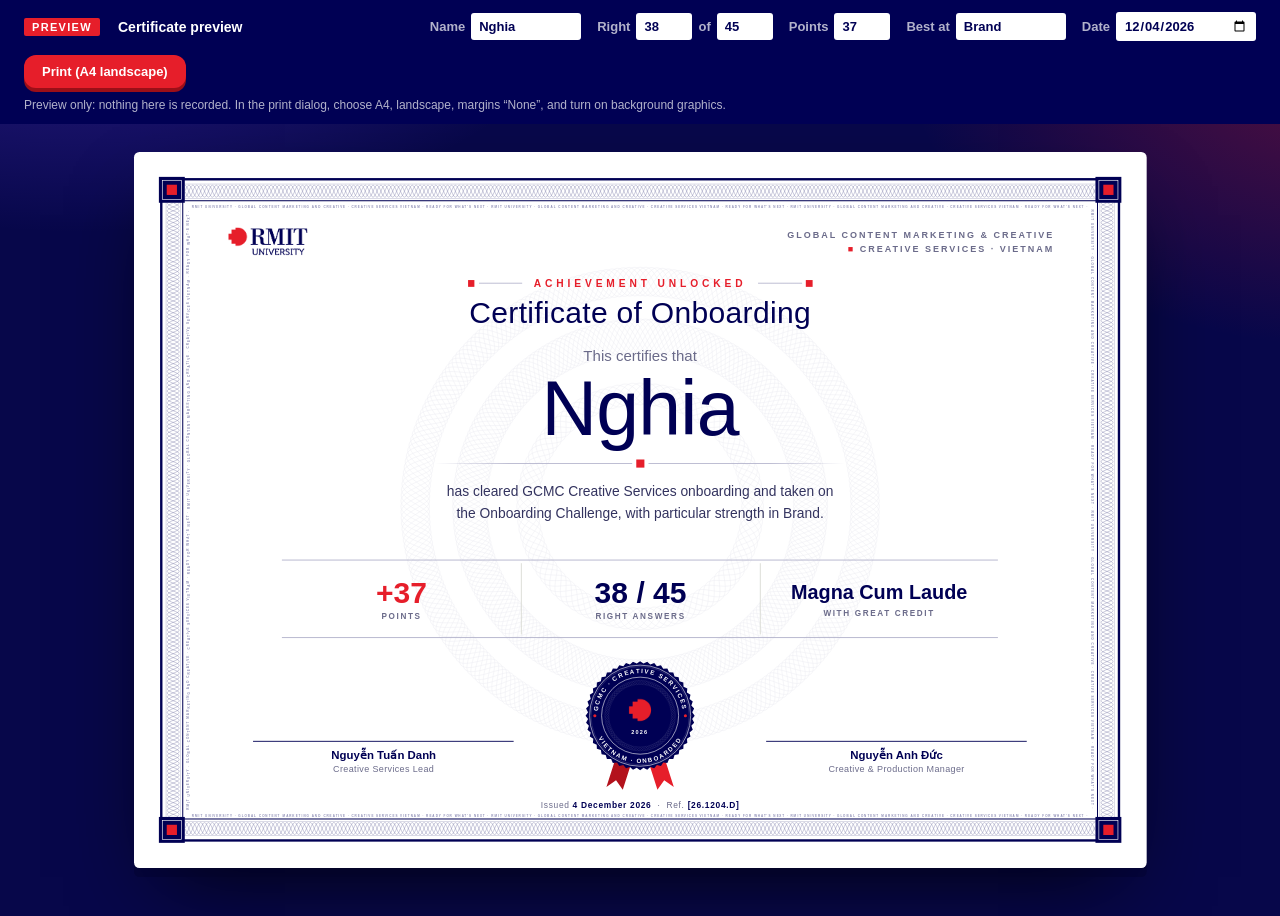
<file: certificate.html>
<!doctype html>
<html lang="en">
<head>
  <meta charset="utf-8">
  <meta name="viewport" content="width=device-width, initial-scale=1">
  <title>Certificate of Onboarding · RMIT</title>
  <link rel="icon" href="assets/pixel.png">
  <meta name="robots" content="noindex">
  <style>
    :root {
      --navy: #000054; --navy-30: #b2b2cb; --red: #e61e2a; --grey: #e3e5e0; --line: #d9dbd4; --muted: #6b6b8a; --body: #33335f;
      --display: "Museo-RMITVN 700", "Museo 700", "Museo", "Helvetica Neue LT Pro", "Helvetica Neue", Arial, sans-serif;
      --display-light: "Museo-RMITVN 300", "Museo 300", "Museo", "Helvetica Neue LT Pro", "Helvetica Neue", Arial, sans-serif;
      --text: "Helvetica Neue LT Pro", "Helvetica Neue", Helvetica, Arial, sans-serif;
      color-scheme: light;
    }
    * { box-sizing: border-box; }
    html, body { margin: 0; }
    body { background: radial-gradient(900px 520px at 6% -10%, rgba(110, 70, 255, 0.45), transparent 62%), radial-gradient(760px 520px at 106% 4%, rgba(230, 30, 42, 0.38), transparent 60%), #07074a; background-attachment: fixed; font-family: var(--text); color: var(--body); -webkit-print-color-adjust: exact; print-color-adjust: exact; }

    /* ---------- toolbar (screen only) ---------- */
    .bar { position: sticky; top: 0; z-index: 5; background: var(--navy); color: #fff; display: flex; flex-wrap: wrap; align-items: center; gap: 14px 18px; padding: 12px 24px; font-size: 13px; }
    .bar b { font-size: 14px; }
    .bar .tag { background: var(--red); color: #fff; font-weight: 700; font-size: 11px; letter-spacing: .12em; padding: 3px 8px; border-radius: 2px; }
    .bar label { display: flex; align-items: center; gap: 6px; color: var(--navy-30); font-weight: 700; }
    .bar input { font: inherit; color: var(--navy); background: #fff; border: 0; border-radius: 3px; padding: 6px 8px; width: 110px; }
    .bar input.num { width: 56px; }
    .bar input[type=date] { width: 140px; }
    .bar .spacer { flex: 1; }
    #editors { display: flex; flex-wrap: wrap; align-items: center; gap: 10px 16px; }
    [hidden] { display: none !important; }
    .bar button, .bar a { font: inherit; font-weight: 700; border: 0; border-radius: 12px; padding: 9px 18px; background: var(--red); color: #fff; cursor: pointer; text-decoration: none; box-shadow: 0 4px 0 #9c0f18; }
    .bar button:active { transform: translateY(3px); box-shadow: 0 1px 0 #9c0f18; }
    .bar a { background: transparent; border: 1px solid rgba(255,255,255,.35); }
    .hint { color: var(--navy-30); font-size: 12px; width: 100%; margin: -4px 0 0; }

    /* ---------- the sheet: A4 landscape, a quiet frame, lots of room ---------- */
    .stage { display: flex; justify-content: center; padding: 28px 16px 48px; }
    .scaler { transform-origin: top center; }
    .page {
      width: 297mm; height: 210mm; background: #fff; position: relative; overflow: hidden;
      box-shadow: 0 10px 0 rgba(0,0,40,.35), 0 40px 90px -30px rgba(0,0,0,.8); border-radius: 6px;
    }
    .frame { position: absolute; inset: 0; width: 100%; height: 100%; }
    .frame #micro path { fill: none; }
    .frame .micro { font-family: var(--text); font-weight: 700; font-size: 1.25px; letter-spacing: .32px; fill: #8c8cb4; }
    .content { position: absolute; inset: 21mm 27mm 17mm; display: flex; flex-direction: column; align-items: center; text-align: center; }

    .top { width: 100%; display: flex; justify-content: space-between; align-items: center; }
    .logo { height: 11mm; }
    .issuer { font-weight: 700; font-size: 7.5pt; letter-spacing: .22em; text-transform: uppercase; color: var(--muted); text-align: right; line-height: 1.6; }
    .issuer i { font-style: normal; color: var(--red); }

    /* the title block: a red kicker between pixel flourishes, then the title in Museo */
    .kicker { display: flex; align-items: center; gap: 3.5mm; font-weight: 700; font-size: 8.5pt; letter-spacing: .38em; text-transform: uppercase; color: var(--red); margin-top: 5mm; }
    .kicker::before, .kicker::after { content: ""; width: 16mm; height: 2mm; background: linear-gradient(var(--red), var(--red)) no-repeat right center / 2mm 2mm, linear-gradient(var(--navy-30), var(--navy-30)) no-repeat left center / calc(100% - 3.2mm) .25mm; }
    .kicker::before { transform: scaleX(-1); }
    .title { font-family: var(--display-light); color: var(--navy); font-size: 25pt; line-height: 1.1; letter-spacing: .01em; margin-top: 2.5mm; }
    .title b { font-family: var(--display); font-weight: normal; }
    .certify { font-family: var(--display-light); font-size: 12.5pt; color: var(--muted); margin-top: 5mm; }
    .name { font-family: var(--display); color: var(--navy); font-size: 60pt; line-height: 1.02; letter-spacing: -.01em; margin-top: 1mm; max-width: 220mm; overflow-wrap: anywhere; }
    /* under the name: a hairline with the red pixel at its centre */
    .rule { position: relative; width: 120mm; height: 2.4mm; margin-top: 3.5mm; background: linear-gradient(90deg, transparent, var(--navy-30) 18%, var(--navy-30) 82%, transparent) no-repeat center / 100% .25mm; }
    .rule::after { content: ""; position: absolute; left: 50%; top: 0; width: 2.4mm; height: 2.4mm; margin-left: -1.2mm; background: var(--red); box-shadow: 0 0 0 1.2mm #fff; }
    .body { font-size: 11.5pt; line-height: 1.55; max-width: 175mm; margin-top: 4mm; text-wrap: balance; }
    .body b { color: var(--navy); }

    /* results: three cells between double rules */
    .results { position: relative; display: grid; grid-template-columns: repeat(3, 1fr); width: 210mm; margin-top: 6.5mm; border-top: .5mm double var(--navy-30); border-bottom: .5mm double var(--navy-30); padding: .8mm 0; }
    .results div { padding: 4mm 4mm 3.8mm; display: grid; gap: 1.5mm; align-content: center; }
    .results div + div { border-left: .25mm solid var(--line); }
    .results b { font-family: var(--display); color: var(--navy); font-size: 25pt; line-height: 1; font-variant-numeric: tabular-nums; }
    .results b.pts { color: var(--red); }
    .results b.latin { font-size: 16.5pt; line-height: 1.15; }
    .results span { font-weight: 700; font-size: 6.8pt; letter-spacing: .2em; text-transform: uppercase; color: var(--muted); }

    .signs { margin-top: auto; width: 100%; display: grid; grid-template-columns: 1fr 34mm 1fr; align-items: end; gap: 12mm; }
    .sig { text-align: center; padding-bottom: 5mm; }
    .sig .line { border-bottom: .3mm solid var(--navy); height: 9mm; margin: 0 8mm; }
    .sig b { display: block; font-size: 9.5pt; color: var(--navy); margin-top: 2mm; }
    .sig span { display: block; font-size: 7.5pt; color: var(--muted); letter-spacing: .04em; margin-top: .5mm; }
    .seal { width: 34mm; height: 39mm; justify-self: center; }
    .foot { margin-top: 3mm; font-size: 7pt; letter-spacing: .08em; color: var(--muted); }
    .foot b { color: var(--navy); font-weight: 700; }

    @page { size: A4 landscape; margin: 0; }
    @media print {
      body { background: #fff; }
      .bar { display: none; }
      .stage { padding: 0; display: block; }
      .scaler { transform: none !important; height: auto !important; width: auto !important; }
      .page { box-shadow: none; border-radius: 0; }
    }
  </style>
</head>
<body>
  <div class="bar" id="bar">
    <span class="tag" id="modeTag">PREVIEW</span>
    <b id="modeText">Certificate preview</b>
    <span class="spacer"></span>
    <span id="editors">
      <label>Name <input id="fName" value="Nghia" maxlength="40"></label>
      <label>Right <input class="num" id="fC" type="number" min="0" value="38"> of <input class="num" id="fT" type="number" min="1" value="45"></label>
      <label>Points <input class="num" id="fP" type="number" value="37"></label>
      <label>Best at <input id="fBest" value="Brand"></label>
      <label>Date <input id="fDate" type="date"></label>
    </span>
    <a id="backBtn" href="./" hidden>Back to results</a>
    <button id="printBtn" type="button">Print (A4 landscape)</button>
    <p class="hint" id="hint">Preview only: nothing here is recorded. In the print dialog, choose A4, landscape, margins “None”, and turn on background graphics.</p>
  </div>

  <div class="stage"><div class="scaler" id="scaler">
    <div class="page" id="page">
      <!-- the frame, in mm: a navy line, a band of fine guilloche waves, a hairline, a line of microtext, and a navy
           block with RMIT's red pixel in each corner. Behind the text, a faint rosette. The waves, rosette and microtext
           are drawn by the script below. -->
      <svg class="frame" viewBox="0 0 297 210" aria-hidden="true">
        <g id="rosette" fill="none" stroke="#000054" stroke-width=".13" opacity=".075"></g>
        <rect x="8" y="8" width="281" height="194" fill="none" stroke="#000054" stroke-width=".7"/>
        <g fill="none" stroke="#b2b2cb" stroke-width=".14">
          <rect x="9.4" y="9.4" width="278.2" height="191.2"/>
          <rect x="13.6" y="13.6" width="269.8" height="182.8"/>
        </g>
        <g id="band" fill="none" stroke="#7d7da8" stroke-width=".12"></g>
        <rect x="14.3" y="14.3" width="268.4" height="181.4" fill="none" stroke="#000054" stroke-width=".3"/>
        <!-- microtext: each side reads left to right, or top to bottom when you turn the sheet -->
        <g id="micro"><path id="mT" d="M17 16.35 H280"/><path id="mR" d="M280.65 17 V193"/><path id="mB" d="M17 195.05 H280"/><path id="mL" d="M16.35 193 V17"/></g>
        <g id="corners"></g>
      </svg>

      <div class="content">
        <div class="top">
          <img class="logo" src="assets/rmit-logo.png" alt="RMIT University">
          <span class="issuer">Global Content Marketing &amp; Creative<br><i>■</i> Creative Services · Vietnam</span>
        </div>

        <div class="kicker">Achievement unlocked</div>
        <div class="title">Certificate of <b>Onboarding</b></div>
        <div class="certify">This certifies that</div>
        <div class="name" id="cName">Nghia</div>
        <div class="rule"></div>
        <p class="body" id="cBody"></p>

        <div class="results">
          <div><b class="pts" id="cPts">+37</b><span id="cPtsUnit">Points</span></div>
          <div><b id="cOf">38 / 45</b><span>Right answers</span></div>
          <div><b class="latin" id="cLatin">Magna Cum Laude</b><span id="cGloss">With great credit</span></div>
        </div>

        <div class="signs">
          <div class="sig"><div class="line"></div><b>Nguyễn Tuấn Danh</b><span>Creative Services Lead</span></div>
          <!-- the seal: red ribbon tails behind a scalloped navy rosette -->
          <svg class="seal" viewBox="0 0 120 138" aria-hidden="true">
            <defs>
              <path id="arcTop" d="M16 60 A44 44 0 0 1 104 60"/>
              <path id="arcBot" d="M10.5 60 A49.5 49.5 0 0 0 109.5 60"/>
            </defs>
            <polygon points="41,84 25,134 35,127 42,137 57,90" fill="#b3121c"/>
            <polygon points="79,84 95,134 85,127 78,137 63,90" fill="#e61e2a"/>
            <polygon id="sealEdge" fill="#000054"/>
            <circle cx="60" cy="60" r="52.5" fill="none" stroke="#fff" stroke-width=".6"/>
            <circle cx="60" cy="60" r="51" fill="none" stroke="#fff" stroke-width=".25" opacity=".6"/>
            <circle cx="60" cy="60" r="40" fill="none" stroke="#fff" stroke-width=".6"/>
            <g id="sealGuil" fill="none" stroke="#fff" stroke-width=".22" opacity=".35"></g>
            <g font-family="Helvetica Neue LT Pro, Helvetica Neue, Helvetica, Arial, sans-serif" font-weight="700" font-size="6.6" letter-spacing="1.3" fill="#fff" text-anchor="middle">
              <text><textPath href="#arcTop" startOffset="50%">GCMC · CREATIVE SERVICES</textPath></text>
              <text><textPath href="#arcBot" startOffset="50%">VIETNAM · ONBOARDED</textPath></text>
            </g>
            <g fill="#e61e2a"><circle cx="13" cy="60" r="1.6"/><circle cx="107" cy="60" r="1.6"/></g>
            <image href="assets/pixel.png" x="47" y="42" width="26" height="24.3"/>
            <text x="60" y="80" text-anchor="middle" font-family="Helvetica Neue LT Pro, Helvetica Neue, Helvetica, Arial, sans-serif" font-weight="700" font-size="6" letter-spacing="1.2" fill="#fff" id="sealYear">2026</text>
          </svg>
          <div class="sig"><div class="line"></div><b>Nguyễn Anh Đức</b><span>Creative &amp; Production Manager</span></div>
        </div>
        <div class="foot">Issued <b id="cDate">28 September 2026</b> &nbsp;·&nbsp; Ref. <b id="cRef">[26.0928.N]</b></div>
      </div>
    </div>
  </div></div>

  <script>
    (function () {
      "use strict";
      const $ = (id) => document.getElementById(id);
      const q = new URLSearchParams(location.search);
      const real = q.has("n") && q.has("c") && q.has("t");

      // ---------- wording ----------
      function honours(pct) {
        if (pct >= 95) return ["Summa Cum Laude", "With the highest distinction"];
        if (pct >= 80) return ["Magna Cum Laude", "With great credit"];
        if (pct >= 60) return ["Cum Laude", "With credit"];
        return ["Cum Spiritu Magno", "With great spirit"];
      }
      function ref(name, d) { // looks like a project code: [yy.mmdd.X]
        let h = 0; for (const ch of name) h = (h * 31 + ch.charCodeAt(0)) >>> 0;
        const p = (n) => String(n).padStart(2, "0");
        return `[${String(d.getFullYear()).slice(2)}.${p(d.getMonth() + 1)}${p(d.getDate())}.${String.fromCharCode(65 + (h % 26))}]`;
      }

      function render(v) {
        // the honours follow the share of right answers; the score shown is the points (one per right answer when none are given)
        const c = Math.max(0, Math.min(v.t, v.c | 0)), t = Math.max(1, v.t | 0), pct = Math.round((100 * c) / t);
        const pts = v.pts != null && !isNaN(v.pts) ? Math.round(v.pts) : c;
        const d = isNaN(v.date) ? new Date() : v.date, name = (v.name || "").trim() || "Candidate";
        const [latin, gloss] = honours(pct);
        $("cName").textContent = name; fitName();
        $("cBody").textContent = "has cleared GCMC Creative Services onboarding and taken on the Onboarding Challenge"
          + (v.best ? `, with particular strength in ${v.best}.` : ".");
        $("cPts").textContent = (pts > 0 ? "+" : pts < 0 ? "−" : "") + Math.abs(pts);
        $("cPtsUnit").textContent = Math.abs(pts) === 1 ? "Point" : "Points";
        $("cOf").textContent = `${c} / ${t}`;
        $("cLatin").textContent = latin; $("cGloss").textContent = gloss;
        $("cDate").textContent = d.toLocaleDateString("en-AU", { day: "numeric", month: "long", year: "numeric" });
        $("cRef").textContent = ref(name, d);
        $("sealYear").textContent = d.getFullYear();
        document.title = `Certificate · ${name}`;
      }

      // a long name steps down until it fits on one line (and only wraps below 36pt)
      function fitName() {
        const el = $("cName");
        let pt = 64;
        el.style.fontSize = pt + "pt";
        while (pt > 36 && el.offsetHeight > pt * 1.34 * 1.3) { pt -= 2; el.style.fontSize = pt + "pt"; }
      }

      // ---------- ornament: guilloche waves, rosettes, microtext and the corner blocks (all in the SVGs' own units) ----------
      const f = (n) => n.toFixed(2);
      const poly = (pts, close) => "M" + pts.map(([x, y]) => f(x) + "," + f(y)).join("L") + (close ? "Z" : "");
      // a rosette: `n` closed curves r = R + A·cos(k·t + phase), each copy's phase turned a little further
      function rosette(cx, cy, R, A, k, n) {
        let d = "";
        for (let i = 0; i < n; i++) {
          const pts = [], ph = (2 * Math.PI * i) / n;
          for (let s = 0; s <= 720; s++) { const t = (2 * Math.PI * s) / 720, r = R + A * Math.cos(k * t + ph); pts.push([cx + r * Math.cos(t), cy + r * Math.sin(t)]); }
          d += poly(pts, true);
        }
        return d;
      }
      function ornament() {
        const NS = "http://www.w3.org/2000/svg", path = (d) => { const p = document.createElementNS(NS, "path"); p.setAttribute("d", d); return p; };
        // the band: four interlaced sine waves along each side, between the corner blocks
        const band = $("band"), mid = 11.5, amp = 1.75, period = 4.6;
        const run = (from, to, at, horiz) => {
          for (let w = 0; w < 4; w++) {
            const pts = [];
            for (let u = from; u <= to; u += 0.2) { const v = at + amp * Math.sin((2 * Math.PI * u) / period + (w * Math.PI) / 2); pts.push(horiz ? [u, v] : [v, u]); }
            band.append(path(poly(pts)));
          }
        };
        run(15, 282, mid, true); run(15, 282, 210 - mid, true); run(15, 195, mid, false); run(15, 195, 297 - mid, false);
        // the watermark: three braided rings behind the name
        const ros = $("rosette");
        ros.append(path(rosette(148.5, 104, 66, 4.2, 26, 10)), path(rosette(148.5, 104, 50, 5, 18, 12)), path(rosette(148.5, 104, 33, 3.2, 12, 8)));
        // the corners: a navy block with a white hairline and RMIT's red pixel
        $("corners").innerHTML = [[7.3, 7.3], [282.1, 7.3], [7.3, 195.1], [282.1, 195.1]].map(([x, y]) =>
          `<rect x="${x}" y="${y}" width="7.6" height="7.6" fill="#000054"/><rect x="${x + 1}" y="${y + 1}" width="5.6" height="5.6" fill="none" stroke="#fff" stroke-width=".18"/><rect x="${x + 2.3}" y="${y + 2.3}" width="3" height="3" fill="#e61e2a"/>`).join("");
        // the seal: a scalloped edge and a fine ring
        const edge = []; for (let i = 0; i < 96; i++) { const a = (Math.PI * i) / 48, r = i % 2 ? 54.2 : 56.6; edge.push(f(60 + r * Math.cos(a)) + "," + f(60 + r * Math.sin(a))); }
        $("sealEdge").setAttribute("points", edge.join(" "));
        $("sealGuil").append(path(rosette(60, 60, 34.5, 2.2, 16, 5)));
        // microtext inside the inner frame, one line per side, stretched to fill it exactly
        const line = "RMIT UNIVERSITY · GLOBAL CONTENT MARKETING AND CREATIVE · CREATIVE SERVICES VIETNAM · READY FOR WHAT'S NEXT · ";
        for (const id of ["mT", "mR", "mB", "mL"]) {
          const len = $(id).getTotalLength(), text = document.createElementNS(NS, "text"), tp = document.createElementNS(NS, "textPath");
          text.setAttribute("class", "micro"); tp.setAttribute("href", "#" + id);
          tp.textContent = line.repeat(Math.ceil(len / (line.length * 1.1))).trim();
          tp.setAttribute("textLength", f(len)); tp.setAttribute("lengthAdjust", "spacingAndGlyphs");
          text.append(tp); $("micro").append(text);
        }
      }
      ornament();

      // ---------- modes ----------
      if (real) {
        $("modeTag").textContent = "OFFICIAL"; $("modeTag").style.background = "#fac800"; $("modeTag").style.color = "#000054";
        $("modeText").textContent = "Your certificate"; $("editors").hidden = true;
        $("hint").textContent = "In the print dialog, choose A4, landscape, margins “None”, and turn on background graphics.";
        render({ name: q.get("n"), c: +q.get("c"), t: +q.get("t"), pts: q.has("pts") ? +q.get("pts") : null, best: q.get("b") || "", date: new Date(q.get("d") || Date.now()) });
      } else {
        const today = new Date(); $("fDate").value = today.toISOString().slice(0, 10);
        const read = () => render({ name: $("fName").value, c: +$("fC").value, t: +$("fT").value, pts: $("fP").value === "" ? null : +$("fP").value, best: $("fBest").value.trim(), date: new Date($("fDate").value + "T12:00") });
        ["fName", "fC", "fT", "fP", "fBest", "fDate"].forEach((id) => $(id).addEventListener("input", read));
        read();
      }
      $("printBtn").addEventListener("click", () => window.print());
      $("backBtn").addEventListener("click", (e) => { e.preventDefault(); if (history.length > 1 && document.referrer) history.back(); else location.href = "./"; });

      // ---------- fit the sheet to the screen ----------
      function fit() {
        const page = $("page"), sc = $("scaler"), avail = innerWidth - 32, h = page.offsetHeight, w = page.offsetWidth;
        const s = Math.min(1, avail / w, Math.max(0.5, (innerHeight - $("bar").offsetHeight - 60) / h));
        sc.style.transform = `scale(${s})`; sc.style.height = h * s + "px"; sc.style.width = w * s + "px";
        sc.style.transformOrigin = "top left";
      }
      addEventListener("resize", fit); fit();
    })();
  </script>
</body>
</html>
</file>
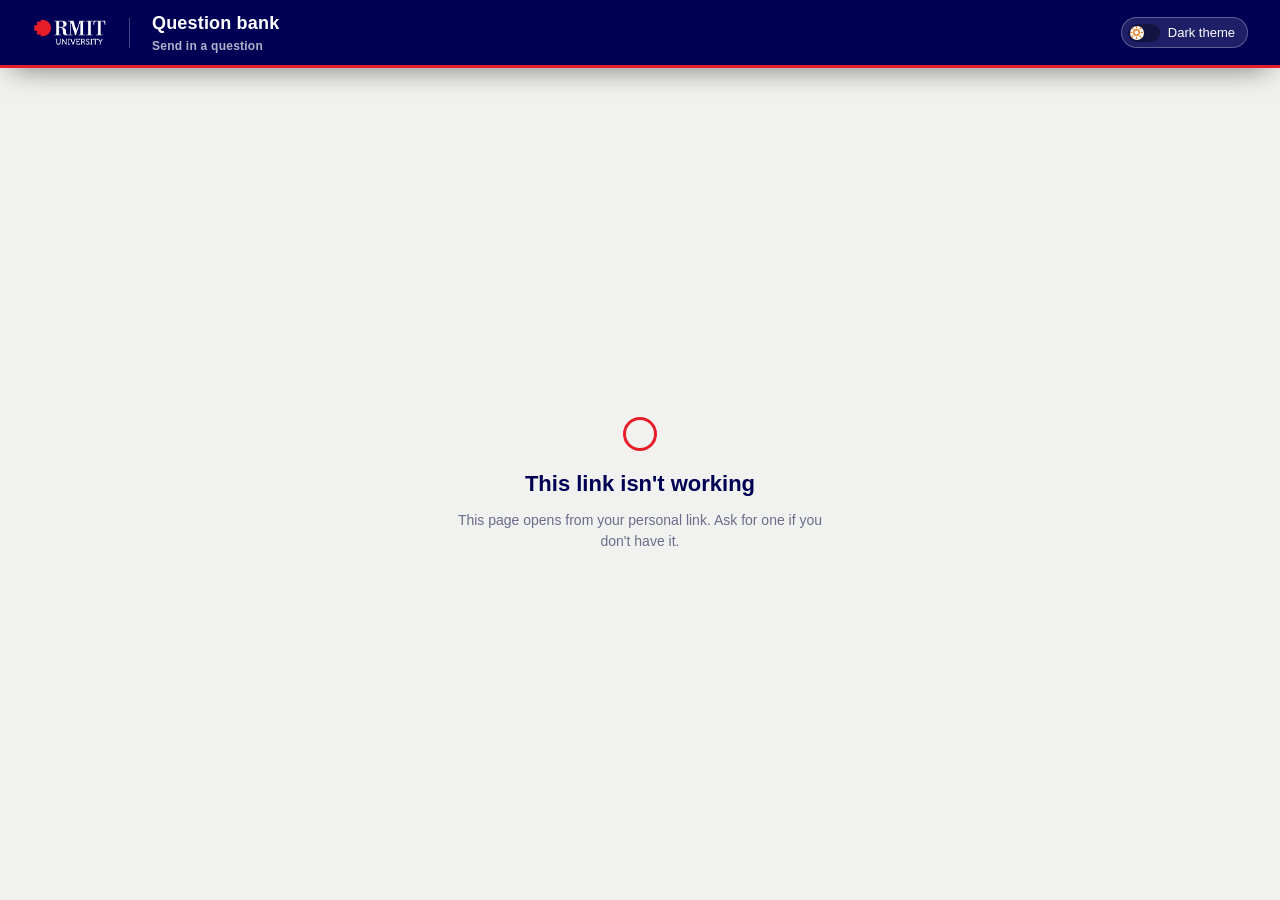
<file: contribute.html>
<!doctype html>
<html lang="en">
<head>
  <meta charset="utf-8">
  <meta name="viewport" content="width=device-width, initial-scale=1">
  <meta name="robots" content="noindex, nofollow">
  <meta name="referrer" content="no-referrer">
  <title>Send in a question · RMIT</title>
  <link rel="icon" href="assets/pixel.png">
  <link rel="stylesheet" href="assets/styles.css">
  <link rel="stylesheet" href="assets/admin.css">
  <script>
    (function () {
      try {
        var t = localStorage.getItem("gcmc_theme");
        if (t === "dark" || (!t && window.matchMedia && window.matchMedia("(prefers-color-scheme: dark)").matches)) {
          document.documentElement.setAttribute("data-theme", "dark");
        }
      } catch (e) {}
    })();
  </script>
</head>
<!-- The team's page for sending in questions. Opened from a personal link (?t=…); it never loads the question bank. -->
<body data-mode="contribute">
  <header class="topbar">
    <img src="assets/rmit-logo-white.png" alt="RMIT University">
    <span class="divider"></span>
    <div class="portal">Question bank<small>Send in a question</small></div>
    <span class="spacer"></span>
    <button class="theme-toggle" id="themeToggle" type="button" role="switch" aria-checked="false" aria-label="Toggle dark theme" title="Toggle dark theme">
      <span class="theme-toggle-track">
        <span class="theme-toggle-thumb">
          <svg class="theme-icon sun" viewBox="0 0 24 24" width="13" height="13" fill="none" stroke="currentColor" stroke-width="2.5" stroke-linecap="round" stroke-linejoin="round" aria-hidden="true"><circle cx="12" cy="12" r="5"></circle><line x1="12" y1="1" x2="12" y2="3"></line><line x1="12" y1="21" x2="12" y2="23"></line><line x1="4.22" y1="4.22" x2="5.64" y2="5.64"></line><line x1="18.36" y1="18.36" x2="19.78" y2="19.78"></line><line x1="1" y1="12" x2="3" y2="12"></line><line x1="21" y1="12" x2="23" y2="12"></line><line x1="4.22" y1="19.78" x2="5.64" y2="18.36"></line><line x1="18.36" y1="5.64" x2="19.78" y2="4.22"></line></svg>
          <svg class="theme-icon moon" viewBox="0 0 24 24" width="13" height="13" fill="none" stroke="currentColor" stroke-width="2.5" stroke-linecap="round" stroke-linejoin="round" aria-hidden="true"><path d="M21 12.79A9 9 0 1 1 11.21 3 7 7 0 0 0 21 12.79z"></path></svg>
        </span>
      </span>
      <span class="theme-toggle-label" id="themeLabel">Dark theme</span>
    </button>
  </header>

  <div class="ed-loading" id="edLoading" role="status" aria-live="polite">
    <div class="ed-loading-in">
      <span class="spinner" aria-hidden="true"></span>
      <b id="edLoadTitle">Opening your page…</b>
      <p id="edLoadMsg">Checking your link.</p>
      <button class="btn small" id="edRetry" type="button" hidden>Try again</button>
    </div>
  </div>

  <main class="container contrib">
    <section class="card contrib-intro">
      <p class="eyebrow">End-of-training test · Send in a question</p>
      <h1 id="cHello">Hi.</h1>
      <p>Write a question for the test, with its correct answer. It goes to the editor for review before it joins the bank.
        You won't see the questions already in the bank, so don't worry about repeats: they're caught on review.</p>
      <p class="contrib-sent" id="cSent"></p>
    </section>

    <div id="qEditor"></div>

    <section class="card contrib-done" id="cDone" hidden>
      <h3>Sent from this page</h3>
      <ol id="cDoneList"></ol>
    </section>
  </main>

  <div class="toast" id="toast" role="status" aria-live="polite" hidden></div>

  <script src="assets/common.js"></script>
  <script src="assets/admin.js"></script>
</body>
</html>
</file>
<file: assets/styles.css>
/* End-of-Training Assessment · RMIT GCMC Creative Services
   Brand: RMIT Red #E61E2A, RMIT Blue #000054, Warm Grey #E3E5E0, Yellow #FAC800 (sparingly). */
:root {
  --navy: #000054;
  --navy-75: #40407f;
  --navy-30: #b2b2cb;
  --red: #e61e2a;
  --red-dark: #b8141e;
  --yellow: #fac800;
  --grey: #e3e5e0;
  --grey-50: #f1f2ef;
  --paper: #ffffff;
  --ink: #000054;
  --body: #33335f;
  --muted: #6b6b8a;
  --line: #d9dbd4;
  --ok: #1f7a4d;
  --display: "Museo-RMITVN 700", "Museo 700", "Museo", "Helvetica Neue LT Pro", "Helvetica Neue", Arial, sans-serif;
  --display-light: "Museo-RMITVN 300", "Museo 300", "Museo", "Helvetica Neue LT Pro", "Helvetica Neue", Arial, sans-serif;
  --text: "Helvetica Neue LT Pro", "Helvetica Neue", Helvetica, Arial, sans-serif;
  --radius: 4px;
  color-scheme: light;
}
* { box-sizing: border-box; }
html { height: 100%; }
body { min-height: 100%; }
body {
  margin: 0;
  background: var(--grey-50);
  color: var(--body);
  font-family: var(--text);
  font-size: 16px;
  line-height: 1.5;
  -webkit-font-smoothing: antialiased;
}
h1, h2, h3 { font-family: var(--display); color: var(--ink); font-weight: 700; margin: 0; letter-spacing: -0.01em; text-wrap: balance; }
p { margin: 0; }
button, input, textarea, select { font: inherit; color: inherit; }
button { cursor: pointer; }
:focus-visible { outline: 3px solid var(--yellow); outline-offset: 2px; }
.eyebrow { font-size: 12px; font-weight: 700; letter-spacing: 0.14em; text-transform: uppercase; color: var(--red); }
[hidden] { display: none !important; }

/* ---------- top bar ---------- */
.topbar {
  height: 68px; background: var(--navy); color: #fff;
  display: flex; align-items: center; gap: 22px; padding: 0 32px;
  position: sticky; top: 0; z-index: 20;
}
.topbar img { height: 34px; display: block; }
.topbar .divider { width: 1px; height: 30px; background: rgba(255, 255, 255, 0.28); }
.topbar .portal { font-family: var(--text); font-weight: 700; font-size: 17px; }
.topbar .portal small { display: block; font-family: var(--text); font-size: 12px; color: var(--navy-30); letter-spacing: 0.02em; }
.topbar .spacer { flex: 1; }
.topbar .who { font-size: 14px; color: var(--navy-30); }
.topbar .who b { color: #fff; font-weight: 700; }
.link-btn { background: none; border: 1px solid rgba(255, 255, 255, 0.35); color: #fff; border-radius: 999px; padding: 6px 14px; font-size: 13px; }
.link-btn:hover { background: rgba(255, 255, 255, 0.1); }

.screen { min-height: calc(100vh - 68px); }
.container { max-width: 1320px; margin: 0 auto; padding: 36px 40px 56px; }

/* ---------- buttons & fields ---------- */
.btn {
  display: inline-flex; align-items: center; justify-content: center; gap: 10px;
  border: 0; border-radius: var(--radius); padding: 14px 26px;
  font-weight: 700; font-size: 16px; letter-spacing: 0.01em;
  background: var(--red); color: #fff; transition: background 0.15s, transform 0.05s;
}
.btn:hover { background: var(--red-dark); }
.btn:active { transform: translateY(1px); }
.btn:disabled { background: var(--navy-30); cursor: not-allowed; }
.btn.navy { background: var(--navy); }
.btn.navy:hover { background: #1a1a6e; }
.btn.ghost { background: transparent; color: var(--navy); border: 1.5px solid var(--navy); }
.btn.ghost:hover { background: var(--grey-50); }
.btn.quiet { background: transparent; color: var(--muted); padding: 14px 10px; }
.btn.quiet:hover { color: var(--navy); }

.field { display: grid; gap: 8px; }
.field label { font-size: 13px; font-weight: 700; color: var(--ink); letter-spacing: 0.02em; }
.input {
  width: 100%; border: 1.5px solid var(--line); background: #fff; border-radius: var(--radius);
  padding: 13px 14px; font-size: 16px; color: var(--ink);
}
.input:focus { border-color: var(--navy); outline: none; box-shadow: 0 0 0 3px rgba(0, 0, 84, 0.12); }
.error-msg { color: var(--red-dark); font-size: 14px; font-weight: 700; min-height: 21px; }

/* ---------- login ---------- */
.login { display: grid; grid-template-columns: 1.1fr 1fr; min-height: calc(100vh - 68px); }
.login .hero {
  background: var(--navy); color: #fff; padding: 72px 64px; position: relative; overflow: hidden;
  display: flex; flex-direction: column; justify-content: space-between;
}
.login .hero::after {
  content: ""; position: absolute; right: -120px; bottom: -80px; width: 520px; height: 510px;
  background: url("pixel.png") no-repeat center / contain; opacity: 0.08; filter: grayscale(1) brightness(3);
}
.login .hero h1 { color: #fff; font-size: 56px; line-height: 1.02; margin-top: 18px; max-width: 16ch; }
.login .hero .eyebrow { color: var(--yellow); }
.login .hero p.lead { font-family: var(--display-light); font-size: 21px; color: var(--navy-30); margin-top: 22px; max-width: 34ch; }
.login .meta { display: grid; grid-template-columns: repeat(3, auto); gap: 8px 36px; justify-content: start; font-size: 13px; color: var(--navy-30); position: relative; z-index: 1; }
.login .meta b { display: block; color: #fff; font-size: 15px; }
.login .meta dd { margin: 0; }
.login .panel { display: flex; align-items: center; justify-content: center; padding: 48px; background: #fff; }
.login form { width: 100%; max-width: 420px; display: grid; gap: 22px; }
.login form img.logo { height: 44px; width: auto; justify-self: start; }
.login form h2 { font-size: 28px; }
.login form .hint { font-size: 14px; color: var(--muted); margin-top: -12px; }
.fineprint { font-size: 12px; color: var(--muted); border-top: 1px solid var(--line); padding-top: 16px; line-height: 1.55; }

/* ---------- briefing: a formal cover sheet ---------- */
.card { background: #fff; border-radius: var(--radius); padding: 32px 36px; box-shadow: 0 1px 0 rgba(0, 0, 84, 0.06); }
.sheet { max-width: 1180px; }
.sheet-head {
  background: var(--navy); color: #fff; border-radius: var(--radius) var(--radius) 0 0;
  padding: 44px 48px 40px; display: grid; grid-template-columns: minmax(0, 1fr) 320px; gap: 48px; align-items: end;
  position: relative; overflow: hidden;
}
.sheet-head::after {
  content: ""; position: absolute; right: -90px; top: -110px; width: 360px; height: 350px;
  background: url("pixel.png") no-repeat center / contain; opacity: 0.07; filter: grayscale(1) brightness(3); pointer-events: none;
}
.sheet-head .eyebrow { color: var(--yellow); }
.sheet-head h1 { color: #fff; font-size: 48px; line-height: 1.04; margin-top: 12px; }
.sheet-head .lead { font-family: var(--display-light); color: var(--navy-30); font-size: 18px; line-height: 1.5; margin-top: 16px; max-width: 58ch; }
.sheet-cand { margin: 0; display: grid; gap: 14px; padding-left: 28px; border-left: 1px solid rgba(255, 255, 255, 0.22); position: relative; z-index: 1; }
.sheet-cand dt { font-size: 11px; font-weight: 700; letter-spacing: 0.14em; text-transform: uppercase; color: var(--navy-30); }
.sheet-cand dd { margin: 3px 0 0; font-weight: 700; font-size: 16px; color: #fff; overflow-wrap: anywhere; }
.sheet-cand div:first-child dd { font-family: var(--display); font-size: 24px; line-height: 1.15; }

.particulars { margin: 0; display: grid; grid-template-columns: repeat(4, 1fr); background: #fff; border-bottom: 1px solid var(--line); }
.particulars div { padding: 24px 32px 22px; border-left: 1px solid var(--line); display: grid; gap: 2px; align-content: start; }
.particulars div:first-child { border-left: 0; padding-left: 48px; }
.particulars dt { font-size: 11px; font-weight: 700; letter-spacing: 0.14em; text-transform: uppercase; color: var(--muted); }
.particulars dd { margin: 4px 0 0; font-family: var(--display); font-size: 40px; line-height: 1; color: var(--ink); font-variant-numeric: tabular-nums; }
.particulars small { font-size: 13px; color: var(--muted); margin-top: 6px; }

.sheet-body {
  display: grid; grid-template-columns: minmax(0, 1fr) 400px; background: #fff;
  border-radius: 0 0 var(--radius) var(--radius); box-shadow: 0 1px 0 rgba(0, 0, 84, 0.06), 0 18px 40px -28px rgba(0, 0, 84, 0.35);
}
.sheet-body h2 { font-size: 20px; }
.conditions { padding: 36px 44px 40px 48px; }
.rules { list-style: none; padding: 0; margin: 18px 0 0; display: grid; }
.rules li { display: grid; grid-template-columns: 44px 1fr; gap: 14px; padding: 15px 0; border-top: 1px solid var(--line); font-size: 15px; line-height: 1.55; }
.rules li:last-child { border-bottom: 1px solid var(--line); }
.rules li .n { font-family: var(--text); font-weight: 700; font-size: 13px; letter-spacing: 0.06em; color: var(--red); padding-top: 2px; font-variant-numeric: tabular-nums; }
.rules li b { color: var(--ink); }
.declaration { background: var(--grey-50); padding: 36px 40px 34px; border-left: 1px solid var(--line); display: flex; flex-direction: column; gap: 14px; border-radius: 0 0 var(--radius) 0; }
.declaration > p { font-size: 15px; color: var(--body); }
.declaration ul { margin: -4px 0 0; padding-left: 18px; display: grid; gap: 6px; font-size: 15px; color: var(--ink); }
.declaration ul li::marker { color: var(--red); }
.confirm { display: flex; gap: 12px; align-items: flex-start; margin: 8px 0 0; padding: 14px 16px; background: #fff; border: 1.5px solid var(--line); border-radius: var(--radius); font-size: 15px; font-weight: 700; color: var(--ink); cursor: pointer; transition: border-color 0.15s; }
.confirm:has(input:checked) { border-color: var(--navy); }
.confirm input { width: 20px; height: 20px; flex: none; accent-color: var(--navy); margin: 1px 0 0; }
.signature { display: grid; grid-template-columns: 1.3fr 1fr; gap: 20px; margin-top: 6px; }
.signature div { display: grid; gap: 4px; }
.signature span { font-family: var(--display); font-size: 19px; color: var(--ink); padding-bottom: 6px; border-bottom: 1px solid var(--navy-30); white-space: nowrap; overflow: hidden; text-overflow: ellipsis; }
.signature div + div span { font-family: var(--text); font-weight: 700; font-size: 14px; padding-top: 5px; }
.signature small { font-size: 11px; font-weight: 700; letter-spacing: 0.14em; text-transform: uppercase; color: var(--muted); }
.declaration .btn { width: 100%; padding: 17px 26px; font-size: 17px; margin-top: 8px; }
.declaration .fineprint { padding-top: 14px; }

/* ---------- test ---------- */
.test { display: grid; grid-template-columns: minmax(0, 1fr) 330px; gap: 24px; align-items: start; }
.meter-card { padding: 18px 22px 12px; }
.meter-card .head { display: flex; align-items: baseline; justify-content: space-between; margin-bottom: 6px; }
.meter-card .head .eyebrow { color: var(--navy); }
.meter-card .head .reading { font-size: 13px; color: var(--muted); }
.meter-face { position: relative; border-radius: 3px; overflow: hidden; background: linear-gradient(#fbfbf8, #f1f2ec); border: 1px solid var(--line); }
.meter-face canvas { display: block; width: 100%; height: 190px; }
.meter-face .lamp { position: absolute; right: 16px; top: 14px; display: flex; align-items: center; gap: 7px; font-size: 10px; font-weight: 700; letter-spacing: 0.14em; color: var(--muted); }
.meter-face .lamp i { width: 11px; height: 11px; border-radius: 50%; background: #d8d8d0; box-shadow: inset 0 1px 1px rgba(0,0,0,.2); transition: background 0.08s, box-shadow 0.08s; }
.meter-face .lamp.on i { background: var(--red); box-shadow: 0 0 10px 2px rgba(230, 30, 42, 0.55); }
.meter-face .brandmark { position: absolute; left: 16px; top: 13px; font-family: var(--text); font-weight: 700; font-size: 11px; letter-spacing: 0.16em; color: var(--muted); }

.q-card { margin-top: 20px; padding: 36px 40px 30px; min-height: 470px; display: flex; flex-direction: column; }
.q-meta { display: flex; gap: 12px; align-items: center; }
.q-meta .num { font-family: var(--text); font-weight: 700; color: var(--ink); font-size: 15px; }
.chip { font-size: 11px; font-weight: 700; letter-spacing: 0.1em; text-transform: uppercase; border-radius: 999px; padding: 4px 10px; background: var(--grey); color: var(--navy); }
.chip.type { background: var(--navy); color: #fff; }
.q-prompt { font-family: var(--display); color: var(--ink); font-size: 30px; line-height: 1.22; margin: 20px 0 26px; max-width: 34ch; }
.q-prompt.fill { font-size: 28px; line-height: 1.7; max-width: 40ch; }
.blank {
  display: inline-block; width: calc(max(14, var(--len, 0) + 2) * 1ch); max-width: 100%; font-family: var(--text); font-weight: 700; font-size: 26px; color: var(--red);
  border: 0; border-bottom: 3px solid var(--navy); background: var(--grey-50); padding: 0 10px; margin: 0 6px; text-align: center; border-radius: 2px 2px 0 0;
}
.blank:focus { outline: none; border-bottom-color: var(--red); background: #fff4f4; }
.options { display: grid; grid-template-columns: 1fr 1fr; gap: 12px; }
.opt {
  display: grid; grid-template-columns: 38px 1fr; gap: 14px; align-items: center; text-align: left;
  background: #fff; border: 1.5px solid var(--line); border-radius: var(--radius); padding: 16px 18px; font-size: 16px; color: var(--ink);
  transition: border-color 0.12s, background 0.12s;
}
.opt:hover { border-color: var(--navy-30); background: var(--grey-50); }
.opt .key { width: 34px; height: 34px; display: grid; place-items: center; border: 1.5px solid var(--navy-30); border-radius: 2px; font-weight: 700; font-size: 14px; color: var(--navy); }
.opt.multi .key { border-radius: 2px; }
.opt[aria-checked="true"] { border-color: var(--navy); background: #f3f3f9; box-shadow: inset 0 0 0 1px var(--navy); }
.opt[aria-checked="true"] .key { background: var(--navy); border-color: var(--navy); color: #fff; }
.short-answer { max-width: 420px; }
.short-answer .input { font-family: var(--text); font-weight: 700; font-size: 24px; padding: 14px 16px; }
.short-answer small { display: block; margin-top: 8px; color: var(--muted); font-size: 13px; }
.q-actions { margin-top: auto; padding-top: 28px; display: flex; align-items: center; gap: 12px; border-top: 1px solid var(--line); }
.q-actions .status { margin-left: auto; font-size: 14px; color: var(--muted); display: flex; gap: 8px; align-items: center; }
.q-actions .status.recorded { color: var(--ok); font-weight: 700; }
.kbd { font-size: 12px; color: var(--muted); }
.kbd b { border: 1px solid var(--line); border-bottom-width: 2px; border-radius: 3px; padding: 1px 6px; font-weight: 700; background: #fff; color: var(--body); }
.q-card.locked .opt, .q-card.locked .blank, .q-card.locked .input { pointer-events: none; opacity: 0.75; }

/* sidebar */
.side { display: grid; gap: 20px; position: sticky; top: 92px; }
.timer { background: var(--navy); color: #fff; padding: 26px 26px 24px; border-radius: var(--radius); }
.timer .eyebrow { color: var(--yellow); }
.timer .clock { display: flex; align-items: center; gap: 18px; margin-top: 14px; }
.timer svg { width: 76px; height: 76px; flex: none; transform: rotate(-90deg); }
.timer svg circle { fill: none; stroke-width: 7; }
.timer svg .track { stroke: rgba(255, 255, 255, 0.14); }
.timer svg .bar { stroke: #fff; stroke-linecap: butt; transition: stroke-dashoffset 0.25s linear, stroke 0.3s; }
.timer .digits { font-family: var(--display); font-size: 84px; line-height: 1; letter-spacing: -0.02em; font-variant-numeric: tabular-nums; }
.timer .sub { font-size: 13px; color: var(--navy-30); margin-top: 12px; }
.timer.warn { background: var(--red); }
.timer.warn .eyebrow { color: #fff; }
.timer.warn .sub { color: #ffe1e3; }
.timer.critical .digits { animation: pulse 1s steps(2, start) infinite; }
@keyframes pulse { 50% { opacity: 0.45; } }
.dots { display: grid; grid-template-columns: repeat(10, 1fr); gap: 6px; }
.dots span { aspect-ratio: 1; border-radius: 2px; background: var(--grey); }
.dots span.done { background: var(--navy); }
.dots span.skipped { background: var(--navy-30); }
.dots span.current { background: #fff; box-shadow: inset 0 0 0 2px var(--red); }
.side .note { font-size: 12px; color: var(--muted); padding: 0 4px; line-height: 1.5; }

/* ---------- results ---------- */
.results-top { display: grid; grid-template-columns: 1.2fr 1fr; gap: 24px; align-items: stretch; }
.score-card { background: var(--navy); color: #fff; padding: 40px 44px; border-radius: var(--radius); position: relative; overflow: hidden; }
.score-card .eyebrow { color: var(--yellow); }
.score-card h1 { color: #fff; font-size: 40px; margin-top: 12px; max-width: 18ch; }
.score-card p { color: var(--navy-30); font-size: 17px; margin-top: 12px; max-width: 46ch; }
.score-card .big { display: flex; align-items: baseline; gap: 18px; margin-top: 28px; }
.score-card .pct { font-family: var(--display); font-size: 104px; line-height: 0.9; letter-spacing: -0.03em; }
.score-card .of { font-size: 18px; color: #fff; }
.score-card .of span { display: block; color: var(--navy-30); font-size: 14px; }
.badge { display: inline-block; margin-top: 22px; background: var(--yellow); color: var(--navy); font-weight: 700; font-size: 13px; letter-spacing: 0.1em; text-transform: uppercase; padding: 7px 12px; border-radius: 2px; }
.stats { display: grid; grid-template-columns: 1fr 1fr; gap: 0; }
.stats div { padding: 20px 0; border-bottom: 1px solid var(--line); }
.stats dt { font-size: 12px; font-weight: 700; letter-spacing: 0.1em; text-transform: uppercase; color: var(--muted); }
.stats dd { margin: 6px 0 0; font-family: var(--text); font-weight: 700; font-size: 26px; color: var(--ink); }
.stats div.wide { grid-column: span 2; }
.stats dd.email { font-size: 20px; overflow-wrap: anywhere; }
.review { margin-top: 24px; }
.review h2 { font-size: 26px; margin-bottom: 6px; }
.review .sub { color: var(--muted); margin-bottom: 18px; }
.review-item { display: grid; grid-template-columns: 70px 1fr 1fr; gap: 20px; padding: 18px 0; border-top: 1px solid var(--line); align-items: start; }
.review-item .n { font-family: var(--text); font-weight: 700; color: var(--red); font-size: 20px; }
.review-item .q { color: var(--ink); font-weight: 700; }
.review-item .q small { display: block; font-weight: 400; color: var(--muted); font-size: 12px; letter-spacing: 0.08em; text-transform: uppercase; margin-bottom: 4px; }
.review-item .ans { display: grid; gap: 10px; font-size: 15px; }
.review-item .ans .yours { color: var(--red-dark); text-decoration: line-through; text-decoration-thickness: 1px; }
.review-item .ans .yours.none { text-decoration: none; font-style: italic; }
.review-item .ans .right { color: var(--ok); font-weight: 700; }
.review-item .ans label { display: block; font-size: 11px; letter-spacing: 0.1em; text-transform: uppercase; color: var(--muted); font-weight: 700; }
.flawless { padding: 26px 0 6px; font-family: var(--display); font-size: 22px; color: var(--ink); }
#confetti { position: fixed; inset: 0; pointer-events: none; z-index: 50; }

/* ---------- boot / errors / small screens ---------- */
.center-msg { display: grid; place-items: center; min-height: calc(100vh - 68px); text-align: center; padding: 40px; }
.center-msg .card { max-width: 560px; }
.center-msg h2 { font-size: 26px; margin-bottom: 10px; }
@media (prefers-reduced-motion: reduce) {
  * { transition: none !important; animation: none !important; }
}

/* ---------- v3: full-width meter, name step, dynamic results ---------- */
.test > .meter-card { grid-column: 1 / -1; padding: 0; margin: -8px 0 -6px; }
.meter-card .meter-face { background: none; border: 0; border-radius: 0; overflow: visible; }
.meter-card .meter-face .brandmark { left: 0; top: 4px; }
.meter-card .meter-face .lamp { right: 0; top: 5px; }
.meter-face canvas { height: 330px; }
.q-card { margin-top: 0; }
.name-step { animation: rise 0.35s ease both; }
.name-step .hint { margin-top: 2px; }

@keyframes rise { from { opacity: 0; transform: translateY(8px); } to { opacity: 1; transform: none; } }
.results > * { animation: rise 0.5s ease both; }
.results > *:nth-child(2) { animation-delay: 0.08s; }
.results > *:nth-child(3) { animation-delay: 0.16s; }
.results > *:nth-child(4) { animation-delay: 0.24s; }
.results { display: grid; gap: 22px; }

.res-hero { background: var(--navy); color: #fff; border-radius: var(--radius); padding: 40px 44px; display: grid; grid-template-columns: 1.15fr 1fr; gap: 40px; align-items: center; position: relative; overflow: hidden; }
.res-hero::after { content: ""; position: absolute; right: -110px; top: -90px; width: 380px; height: 370px; background: url("pixel.png") no-repeat center / contain; opacity: 0.07; filter: grayscale(1) brightness(3); pointer-events: none; }
.res-hero .eyebrow { color: var(--yellow); }
.res-hero h1 { color: #fff; font-size: 40px; line-height: 1.08; margin-top: 12px; }
.res-hero p { color: var(--navy-30); font-size: 17px; margin-top: 14px; max-width: 46ch; }
.res-tags { display: flex; gap: 10px; margin-top: 22px; flex-wrap: wrap; }
.res-tags .badge { margin: 0; }
.zone-tag { display: inline-block; font-weight: 700; font-size: 13px; letter-spacing: 0.1em; text-transform: uppercase; padding: 7px 12px; border-radius: 2px; background: rgba(255,255,255,0.12); color: #fff; }
.zone-tag.good { background: #fff; color: var(--navy); }
.zone-tag.bad { background: var(--red); color: #fff; }
.res-score { position: relative; z-index: 1; display: grid; gap: 8px; justify-items: start; }
.res-score .pct { font-family: var(--display); font-size: 132px; line-height: 0.85; letter-spacing: -0.04em; font-variant-numeric: tabular-nums; }
.res-score .pct small { font-size: 56px; margin-left: 4px; letter-spacing: 0; }
.res-score .of { font-size: 18px; color: #fff; }
.res-strip { display: grid; grid-auto-flow: column; grid-auto-columns: 1fr; gap: 4px; width: 100%; margin-top: 18px; height: 34px; }
.res-strip i { border-radius: 2px; background: rgba(255,255,255,0.15); transform-origin: bottom; animation: grow 0.4s ease both; cursor: help; }
.res-strip i.ok { background: #fff; }
.res-strip i.no { background: var(--red); }
.res-strip i.skip { background: var(--navy-75); }
@keyframes grow { from { transform: scaleY(0); } to { transform: scaleY(1); } }
.strip-legend { font-size: 12px; color: var(--navy-30); display: flex; align-items: center; gap: 6px; }
.strip-legend i { display: inline-block; width: 10px; height: 10px; border-radius: 2px; margin-left: 8px; }
.strip-legend i:first-child { margin-left: 0; }
.strip-legend i.ok { background: #fff; } .strip-legend i.no { background: var(--red); } .strip-legend i.skip { background: var(--navy-75); }

.res-stats { display: grid; grid-template-columns: repeat(4, 1fr); gap: 16px; }
.stat { background: #fff; border-radius: var(--radius); padding: 20px 24px; display: grid; gap: 2px; }
.stat .k, .insight .k { font-size: 12px; font-weight: 700; letter-spacing: 0.1em; text-transform: uppercase; color: var(--muted); }
.stat .v { font-family: var(--display); font-size: 34px; color: var(--ink); font-variant-numeric: tabular-nums; }
.stat .s, .insight .s { font-size: 13px; color: var(--muted); }

.res-grid { display: grid; grid-template-columns: 1.6fr 1fr; gap: 22px; align-items: stretch; }
.card-head { display: flex; align-items: baseline; gap: 16px; justify-content: space-between; margin-bottom: 18px; flex-wrap: wrap; }
.card-head h2 { font-size: 24px; }
.card-head .sub { color: var(--muted); font-size: 14px; }
.cat-list { display: grid; gap: 14px; }
.cat-row { display: grid; grid-template-columns: 150px 1fr 88px; gap: 16px; align-items: center; }
.cat-row .name { font-family: var(--text); font-weight: 700; color: var(--ink); font-size: 16px; }
.cat-row .track { height: 14px; background: var(--grey); border-radius: 2px; overflow: hidden; }
.cat-row .fill { display: block; height: 100%; width: 0; border-radius: 2px; background: var(--navy); transition: width 0.9s cubic-bezier(.2,.8,.2,1); }
.cat-row .fill.mid { background: var(--navy-75); }
.cat-row .fill.low { background: var(--red); }
.cat-row .num { text-align: right; font-variant-numeric: tabular-nums; color: var(--ink); font-weight: 700; }
.cat-row .num small { display: block; color: var(--muted); font-weight: 400; font-size: 12px; }
.insight-card { display: grid; gap: 0; align-content: start; }
.insight { display: grid; gap: 2px; padding: 16px 0; border-bottom: 1px solid var(--line); }
.insight:first-child { padding-top: 0; }
.insight:last-child { border-bottom: 0; }
.insight .v { font-family: var(--display); font-size: 24px; color: var(--ink); overflow-wrap: anywhere; }
.insight.best .v { color: var(--navy); }
.insight.worst .v { color: var(--red); }

.tabs { display: flex; gap: 6px; }
.tab { border: 1.5px solid var(--line); background: #fff; border-radius: 999px; padding: 7px 14px; font-size: 14px; font-weight: 700; color: var(--muted); }
.tab b { margin-left: 4px; color: var(--ink); }
.tab[aria-selected="true"] { background: var(--navy); border-color: var(--navy); color: #fff; }
.tab[aria-selected="true"] b { color: var(--yellow); }
.rev-group { margin-top: 8px; }
.rev-group h3 { font-size: 15px; letter-spacing: 0.08em; text-transform: uppercase; color: var(--muted); font-family: var(--text); padding: 16px 0 6px; }
.review-item.ok .n { color: var(--ok); }
.review-item .ans .right.plain { color: var(--ok); }
.res-actions { display: flex; justify-content: flex-end; gap: 12px; }
.res-actions a.btn { text-decoration: none; }

/* ---------- v4: exam-paper test screen ---------- */
.q-card { padding: 0; box-shadow: 0 1px 0 rgba(0, 0, 84, 0.06), 0 18px 40px -30px rgba(0, 0, 84, 0.35); }
.q-card #qBody { padding: 0 44px; }
.q-head { display: grid; grid-template-columns: auto auto auto 1fr; align-items: stretch; border-bottom: 1px solid var(--line); }
.q-head > div { padding: 20px 28px; display: flex; flex-direction: column; justify-content: center; gap: 3px; }
.q-head > div + div { border-left: 1px solid var(--line); }
.q-no { flex-direction: row !important; align-items: baseline; gap: 8px !important; padding-left: 44px !important; }
.q-no span { font-family: var(--display); font-size: 40px; line-height: 1; color: var(--red); font-variant-numeric: tabular-nums; letter-spacing: -0.02em; }
.q-no small { font-size: 13px; font-weight: 700; color: var(--muted); }
.q-info .k { font-size: 10px; font-weight: 700; letter-spacing: 0.16em; text-transform: uppercase; color: var(--muted); }
.q-info b { font-size: 15px; color: var(--ink); }
.q-marks { align-items: flex-end; padding-right: 44px !important; font-size: 11px; font-weight: 700; letter-spacing: 0.14em; text-transform: uppercase; color: var(--navy); }
.q-card .q-prompt { margin: 34px 0 28px; }
.q-card .q-actions { margin: auto 0 0; padding: 22px 44px; background: var(--grey-50); border-top: 1px solid var(--line); border-radius: 0 0 var(--radius) var(--radius); }
.q-card #qBody { flex: 1; padding-bottom: 34px; }
.opt { padding: 15px 18px; border-color: #dcdde6; }
.opt .key { border-color: var(--navy-30); background: var(--grey-50); }
.opt:hover { border-color: var(--navy); background: #fff; }

.timer { position: relative; overflow: hidden; }
.timer .digits { font-size: 76px; }
.t-track { height: 3px; background: rgba(255, 255, 255, 0.16); margin-top: 18px; border-radius: 2px; overflow: hidden; }
.t-track i { display: block; height: 100%; width: 100%; background: #fff; transition: width 0.25s linear; }
.timer.warn .t-track i { background: #fff; }
.timer .sub { margin-top: 10px; }

.dots span { display: grid; place-items: center; font-size: 10px; font-weight: 700; color: var(--muted); font-variant-numeric: tabular-nums; aspect-ratio: auto; height: 26px; }
.dots span.done { color: #fff; }
.dots span.skipped { color: var(--navy); }
.dots span.current { color: var(--red); }


/* equal columns: the question card stretches to the sidebar, and the answer sheet fills any gap */
.test { align-items: stretch; }
.test > main { display: flex; flex-direction: column; }
.test > main > .q-card { flex: 1; min-height: 0; }
.side { position: static; display: flex; flex-direction: column; gap: 18px; }
.timer { padding: 22px 26px 20px; }
.timer .digits { font-size: 64px; }
.timer .clock { margin-top: 10px; }
.t-track { margin-top: 14px; }
.dots span { height: 22px; }

/* ---------- critical questions ---------- */
.crit-chip { display: inline-block; background: var(--red); color: #fff; font-size: 10px; font-weight: 700; letter-spacing: 0.14em; text-transform: uppercase; padding: 3px 7px; border-radius: 2px; vertical-align: 2px; }
.q-marks .crit-chip { font-size: 11px; padding: 4px 9px; }
.q-marks small { display: block; margin-top: 5px; font-size: 11px; letter-spacing: 0.04em; text-transform: none; color: var(--red); }
.q-card.critical .q-head { background: #fff5f5; }
.rules li.crit b { color: var(--red); }
.res-strip i.crit { box-shadow: inset 0 -6px 0 #fac800; }
.review-item .q .crit-chip { margin-right: 6px; }

.crit-notice { margin: 22px 44px -10px; padding: 12px 16px; background: #fff5f5; border: 1.5px solid var(--red); border-radius: var(--radius); color: var(--red-dark); font-size: 14px; animation: rise 0.35s ease both; }
.crit-notice b { color: var(--red); }
.dots span[data-crit] { position: relative; }
.dots span[data-crit]::after { content: ""; position: absolute; top: 2px; right: 2px; width: 5px; height: 5px; border-radius: 50%; background: var(--red); }
.dots span.done[data-crit]::after { background: #fac800; }


/* ---------- how many to pick: single (round, one), multi (square ticks, all that apply), match (A → B) ---------- */
.pick-how { display: flex; align-items: center; gap: 10px; margin: -12px 0 18px; font-size: 14px; color: var(--muted); }
.pick-how b { color: var(--ink); letter-spacing: 0.01em; }
.pick-icon { width: 18px; height: 18px; border: 2px solid var(--navy); border-radius: 50%; flex: none; position: relative; }
.pick-icon::after { content: ""; position: absolute; inset: 3px; border-radius: 50%; background: var(--navy); }
.pick-how.multi, .pick-how.match { display: inline-flex; background: #fff7d6; border: 1.5px solid var(--yellow); border-radius: 999px; padding: 7px 16px 7px 12px; color: var(--body); }
.pick-how.multi .pick-icon { border-radius: 3px; background: var(--navy); }
.pick-how.multi .pick-icon::after { inset: 1px 4px 3px; background: none; border: solid #fff; border-width: 0 2px 2px 0; border-radius: 0; transform: rotate(45deg); }
.pick-how.match .pick-icon { border: 0; border-radius: 0; width: 22px; }
.pick-how.match .pick-icon::after { content: "⇄"; inset: auto; background: none; color: var(--navy); font-weight: 700; font-size: 17px; line-height: 18px; }
.pick-count { font-weight: 700; color: var(--navy); padding-left: 10px; border-left: 1px solid rgba(0, 0, 84, 0.2); font-variant-numeric: tabular-nums; }

/* each option carries its control on the right: a radio circle for single choice, a tick box for multi */
.opt { grid-template-columns: 38px 1fr 22px; }
.opt::after { content: ""; width: 20px; height: 20px; justify-self: end; border: 2px solid var(--navy-30); border-radius: 50%; background: #fff; transition: all 0.12s; }
.opt[aria-checked="true"]::after { border-color: var(--navy); box-shadow: inset 0 0 0 4px #fff; background: var(--navy); }
.opt:not(.multi) .key { border-radius: 50%; }
.opt.multi .key { border-radius: 3px; }
.opt.multi::after { border-radius: 3px; }
.opt.multi[aria-checked="true"]::after {
  box-shadow: none; background: var(--navy) no-repeat center / 13px
    url("data:image/svg+xml,%3Csvg xmlns='http://www.w3.org/2000/svg' viewBox='0 0 16 16'%3E%3Cpath d='M2.5 8.5l3.5 3.5 7.5-8' fill='none' stroke='%23fff' stroke-width='2.4' stroke-linecap='round' stroke-linejoin='round'/%3E%3C/svg%3E");
}

/* ---------- match the pairs: link A to B with a line ---------- */
.match-top { display: flex; align-items: center; justify-content: space-between; gap: 12px; margin: -12px 0 0; }
.match-top .pick-how { margin: 0; }
.match-reset { border: 0; background: none; color: var(--muted); font-size: 13px; font-weight: 700; text-decoration: underline; text-underline-offset: 3px; padding: 4px 0; }
.match-reset:hover { color: var(--navy); }
.match-tip { font-size: 14px; color: var(--muted); margin: 12px 0 16px; min-height: 21px; }
.match-tip b { color: var(--ink); }
.match-board { position: relative; display: grid; grid-template-columns: minmax(0, 1fr) 120px minmax(0, 1fr); user-select: none; -webkit-user-select: none; }
.match-lines { position: absolute; inset: 0; pointer-events: none; overflow: visible; z-index: 0; }
.match-lines path { fill: none; stroke-width: 2.6; stroke-linecap: round; }
.match-lines path.pending { stroke: var(--navy); stroke-width: 2; stroke-dasharray: 5 6; opacity: 0.55; }
.match-col { display: grid; gap: 10px; align-content: start; position: relative; z-index: 1; }
.match-col.a { grid-column: 1; }
.match-col.b { grid-column: 3; }
.match-col h4 { margin: 0 0 2px; }
.match-col h4 span { display: inline-grid; place-items: center; width: 26px; height: 26px; border-radius: 3px; background: var(--navy); color: #fff; font-size: 13px; font-weight: 700; }
.match-col.b h4 span { background: var(--grey); color: var(--navy); }
.match-col.b h4 { text-align: right; }

.match-item {
  --c: var(--navy); display: grid; align-items: center; gap: 12px; min-height: 60px; padding: 10px 14px; text-align: left;
  background: #fff; border: 1.5px solid var(--line); border-radius: var(--radius); color: var(--ink); font-size: 16px; line-height: 1.35;
  cursor: pointer; touch-action: none; transition: border-color 0.12s, background 0.12s, box-shadow 0.12s;
}
.match-item.a { grid-template-columns: 30px minmax(0, 1fr) 14px; padding-right: 0; }
.match-item.b { grid-template-columns: 14px minmax(0, 1fr) 30px; padding-left: 0; }
.match-item:hover { border-color: var(--navy-30); background: var(--grey-50); }
.match-item .dot { width: 14px; height: 14px; border-radius: 50%; background: #fff; border: 2px solid var(--navy-30); transition: all 0.12s; }
.match-item.a .dot { transform: translateX(7px); }
.match-item.b .dot { transform: translateX(-7px); }
.match-item .mi-n { width: 28px; height: 28px; border-radius: 50%; display: grid; place-items: center; font-weight: 700; font-size: 14px; font-variant-numeric: tabular-nums; }
.match-item.a .mi-n { background: var(--grey-50); color: var(--navy); border: 1.5px solid var(--navy-30); }
.match-item.b .mi-n:empty { visibility: hidden; }

/* linked: both ends take the pair's colour and number */
.match-item.linked { border-color: var(--c); background: color-mix(in srgb, var(--c) 6%, #fff); }
.match-item.linked .dot { background: var(--c); border-color: var(--c); }
.match-item.linked .mi-n { background: var(--c); border-color: var(--c); color: #fff; }

/* picked, waiting for its match: the other side invites the click */
.match-item.active { border-color: var(--navy); background: #eef0fa; box-shadow: 0 0 0 3px rgba(0, 0, 84, 0.14); }
.match-item.active .dot { background: var(--navy); border-color: var(--navy); box-shadow: 0 0 0 4px rgba(0, 0, 84, 0.18); }
.match-board.picking-b .match-item.b:not(.linked), .match-board.picking-a .match-item.a:not(.linked) { border-style: dashed; border-color: var(--navy-30); }
.match-board.picking-b .match-item.b:hover, .match-board.picking-a .match-item.a:hover { border-style: solid; border-color: var(--navy); background: #fff; }
.match-board.dragging, .match-board.dragging .match-item { cursor: grabbing; }
/* marching ants: an outline laid over the item's border, shown on phones while the other column has a pick waiting */
.match-item { position: relative; }
.match-item .ants { display: none; position: absolute; inset: -1px; width: calc(100% + 2px); height: calc(100% + 2px); overflow: visible; pointer-events: none; }
.match-item .ants rect { fill: none; stroke: var(--navy); stroke-width: 2; stroke-dasharray: 7 5; animation: ants 0.6s linear infinite; }
.match-item.linked .ants rect { stroke: var(--c); }
@keyframes ants { to { stroke-dashoffset: -12; } }
.q-card.locked .match { pointer-events: none; opacity: 0.75; }

/* ---------- image questions: a picture with the question, or pictures as the options ---------- */
.q-figure { margin: -8px 0 24px; max-width: 640px; border-radius: var(--radius); overflow: hidden; background: var(--grey-50); border: 1px solid var(--line); }
.q-figure img { display: block; width: 100%; max-height: 360px; object-fit: contain; }
.options.pictures { grid-template-columns: repeat(auto-fill, minmax(200px, 1fr)); }
.opt.pic { position: relative; display: block; padding: 10px; }
.opt.pic img { display: block; width: 100%; aspect-ratio: 4 / 3; object-fit: contain; background: var(--grey-50); border-radius: 2px; pointer-events: none; }
.opt.pic .key { position: absolute; top: 18px; left: 18px; z-index: 1; background: #fff; box-shadow: 0 1px 3px rgba(0, 0, 84, 0.2); }
.opt.pic::after { position: absolute; top: 20px; right: 20px; z-index: 1; box-shadow: 0 1px 3px rgba(0, 0, 84, 0.2); }
.opt.pic[aria-checked="true"] img { outline: 3px solid var(--navy); outline-offset: -3px; }
.opt.pic[aria-checked="true"] .key { background: var(--navy); color: #fff; } /* the letter stays visible when picked */
.rev-pics { display: inline-flex; gap: 6px; flex-wrap: wrap; vertical-align: middle; }
.rev-pics img { width: 84px; height: 63px; object-fit: contain; background: var(--grey-50); border: 1px solid var(--line); border-radius: 3px; }
.review-item .ans .yours .rev-pics img { opacity: 0.7; border-color: var(--red); }
.review-item .ans .right .rev-pics img { border-color: var(--ok); }
.rev-qpic { display: block; max-width: 220px; max-height: 140px; margin-top: 8px; border-radius: 3px; border: 1px solid var(--line); }

/* ---------- preview (opened from the editor): a clear "nothing is recorded" label ---------- */
html.preview body::before { content: "Preview · nothing is recorded"; position: fixed; top: 16px; left: 50%; transform: translateX(-50%); z-index: 40; background: var(--yellow); color: var(--navy); font-size: 13px; font-weight: 700; padding: 6px 14px; border-radius: 999px; box-shadow: 0 4px 14px -6px rgba(0, 0, 84, 0.5); pointer-events: none; }
.q-actions .status.preview-res { gap: 12px; color: var(--ink); flex-wrap: wrap; justify-content: flex-end; }
.q-actions .status.preview-res.ok b { color: var(--ok); }
.q-actions .status.preview-res.no b { color: var(--red-dark); }

/* ---------- group play: the lobby, joining, who's doing what, the answer on show, the room's results ---------- */
.btn.small { padding: 8px 14px; font-size: 14px; }
.error-msg:empty { min-height: 0; }
.players { list-style: none; margin: 0; padding: 0; display: grid; gap: 8px; }
.player { --c: var(--navy); display: grid; grid-template-columns: 36px minmax(0, 1fr) auto; align-items: center; gap: 12px; padding: 8px 12px 8px 8px; background: #fff; border: 1.5px solid var(--line); border-radius: 999px; transition: opacity 0.3s; }
.player .avatar, .board-row .avatar, .me-badge .avatar { display: grid; place-items: center; width: 36px; height: 36px; border-radius: 50%; background: var(--c); color: #fff; font-family: var(--display); font-size: 16px; line-height: 1; }
.player .pname { display: grid; min-width: 0; line-height: 1.2; }
.player .pname b { color: var(--ink); font-size: 15px; overflow: hidden; text-overflow: ellipsis; white-space: nowrap; }
.player .pname small { font-size: 12px; color: var(--muted); }
.player.taker { border-color: var(--red); }
.player.taker .pname small { color: var(--red); font-weight: 700; }
.player.me:not(.taker) { border-color: var(--c); box-shadow: inset 0 0 0 1px var(--c); }
.player.new { animation: pop 0.45s cubic-bezier(.2, 1.4, .4, 1) both; }
.player.away { opacity: 0.45; }
.player.away .pname small::after { content: " · away"; }
@keyframes pop { from { opacity: 0; transform: scale(0.8) translateY(6px); } to { opacity: 1; transform: none; } }
.kick { width: 28px; height: 28px; border-radius: 50%; border: 0; background: var(--grey-50); color: var(--muted); font-size: 18px; line-height: 1; }
.kick:hover { background: var(--red); color: #fff; }

.qr { width: 184px; flex: none; aspect-ratio: 1; background: #fff; border-radius: var(--radius); padding: 6px; box-shadow: 0 1px 0 rgba(0, 0, 84, 0.08), 0 10px 30px -18px rgba(0, 0, 84, 0.5); }
.qr svg { display: block; width: 100%; height: 100%; }
.lobby-code { display: flex; align-items: baseline; gap: 12px; }
.lobby-code span { font-size: 11px; font-weight: 700; letter-spacing: 0.14em; text-transform: uppercase; color: var(--muted); }
.lobby-code b { font-family: var(--display); font-size: 38px; line-height: 1; letter-spacing: 0.14em; color: var(--ink); }
.lobby-link { display: flex; flex-wrap: wrap; align-items: center; gap: 6px 12px; font-size: 13px !important; }
.lobby-link a { color: var(--navy); font-weight: 700; overflow-wrap: anywhere; }
.copy-btn { border: 1.5px solid var(--line); background: #fff; border-radius: 999px; padding: 4px 12px; font-size: 12px; font-weight: 700; color: var(--navy); }
.copy-btn:hover { border-color: var(--navy); }
.lobby-room-head { display: grid; gap: 4px; }
.lobby-room-head h2, .join-room h2 { font-size: 20px; display: flex; align-items: center; gap: 10px; }
.lobby-room-head h2 b, .join-room h2 b { display: inline-grid; place-items: center; min-width: 28px; height: 28px; padding: 0 8px; border-radius: 999px; background: var(--navy); color: #fff; font-family: var(--text); font-size: 14px; }
.lobby-room-head span { font-size: 14px; color: var(--muted); }
.up { color: var(--ok) !important; }
.down { color: var(--red-dark) !important; }

/* joining from the QR code */
.join { max-width: 620px; }
.join-card { display: grid; gap: 18px; padding: 36px 36px 32px; }
.join-card h1 { font-size: 36px; line-height: 1.08; }
.join-card .lead { font-size: 16px; color: var(--body); }
.join-card .lead:empty { display: none; }
#joinForm { display: grid; gap: 20px; }
.colours { border: 0; margin: 0; padding: 0; min-width: 0; }
.colours legend { font-size: 13px; font-weight: 700; color: var(--ink); letter-spacing: 0.02em; padding: 0; margin-bottom: 8px; }
.swatches { display: grid; grid-template-columns: repeat(auto-fill, minmax(118px, 1fr)); gap: 8px; }
.swatch { --c: var(--navy); display: flex; align-items: center; gap: 10px; padding: 9px 12px; background: #fff; border: 1.5px solid var(--line); border-radius: var(--radius); font-size: 14px; font-weight: 700; color: var(--ink); text-align: left; }
.swatch i { width: 22px; height: 22px; border-radius: 50%; background: var(--c); flex: none; }
.swatch:hover { border-color: var(--c); }
.swatch[aria-checked="true"] { border-color: var(--c); box-shadow: inset 0 0 0 1.5px var(--c); background: color-mix(in srgb, var(--c) 8%, #fff); }
.swatch[aria-checked="true"] i { box-shadow: 0 0 0 3px #fff, 0 0 0 5px var(--c); }
.colours .hint { font-size: 13px; color: var(--red-dark); margin-top: 8px; }
.colours .hint:empty { display: none; }
.join-wait { display: grid; gap: 14px; justify-items: start; }
.me-badge { --c: var(--navy); display: flex; align-items: center; gap: 14px; }
.me-badge .avatar { width: 64px; height: 64px; font-size: 28px; animation: pop 0.45s cubic-bezier(.2, 1.4, .4, 1) both; }
.me-badge b { font-family: var(--display); font-size: 26px; color: var(--ink); }
.join-wait p { font-size: 15px; }
.join-actions { display: flex; gap: 8px; flex-wrap: wrap; }
.join-room { display: grid; gap: 12px; padding-top: 18px; border-top: 1px solid var(--line); }

/* during the test: who's doing what */
.players-card { padding: 18px 20px 16px; }
.players.compact { margin-top: 10px; gap: 6px; }
.players.compact .player { grid-template-columns: 30px minmax(0, 1fr) auto auto; gap: 10px; padding: 5px 10px 5px 5px; }
.players.compact .avatar { width: 30px; height: 30px; font-size: 14px; }
.players.compact .pname b { font-size: 14px; }
.players.compact .pname small { display: none; }
.pwhat { display: flex; align-items: center; gap: 6px; }
.pstat { font-size: 11px; font-weight: 700; letter-spacing: 0.04em; padding: 3px 8px; border-radius: 999px; white-space: nowrap; }
.pstat.think { background: var(--grey-50); color: var(--muted); }
.pstat.busy { background: #fff7d6; color: #7a5d00; }
.pstat.busy::before { content: ""; display: inline-block; width: 6px; height: 6px; border-radius: 50%; background: #caa200; margin-right: 5px; vertical-align: 1px; animation: pulse 1s ease-in-out infinite; }
.pstat.done { background: var(--navy); color: #fff; }
.pstat.ok { background: #e3f3ea; color: var(--ok); }
.pstat.no { background: #fdecec; color: var(--red-dark); }
.delta { font-size: 13px; }
.ptotal { min-width: 34px; text-align: right; font-family: var(--display); font-size: 16px; color: var(--ink); font-variant-numeric: tabular-nums; }

/* powerups (the taker, with the team in): charges from runs of right answers, spent on the question on screen */
.power-card { padding: 18px 20px 16px; display: grid; gap: 10px; }
.power-head { display: flex; align-items: center; justify-content: space-between; }
.charges { display: flex; gap: 6px; }
.charges i { width: 22px; height: 22px; border-radius: 50%; border: 2px dashed var(--navy-30); display: grid; place-items: center; font-style: normal; font-size: 12px; line-height: 1; color: transparent; }
.charges i::before { content: "⚡"; }
.charges i.on { border: 2px solid #caa200; background: var(--yellow); color: var(--navy); box-shadow: 0 0 0 3px rgba(250, 200, 0, 0.22); animation: pop 0.45s cubic-bezier(.2, 1.4, .4, 1) both; }
.power-run { font-size: 12px; color: var(--muted); line-height: 1.4; }
.power-btns { display: grid; gap: 6px; }
.power { display: grid; grid-template-columns: auto minmax(0, 1fr); align-items: baseline; gap: 10px; text-align: left; padding: 9px 12px; border-radius: 10px; border: 1.5px solid var(--line); background: #fff; color: var(--ink); transition: border-color 0.12s, background 0.12s, transform 0.05s; }
.power b { font-family: var(--display); font-size: 14px; line-height: 1.2; }
.power small { font-size: 11px; line-height: 1.35; color: var(--muted); text-align: right; }
.power:hover:not(:disabled) { border-color: var(--navy); }
.power:active:not(:disabled) { transform: translateY(1px); }
.power:disabled { cursor: not-allowed; opacity: 0.5; }
.power[aria-expanded="true"] { border-color: var(--navy); box-shadow: inset 0 0 0 1px var(--navy); }
.power.armed { border-color: var(--red); background: #fff5f5; box-shadow: inset 0 0 0 1px var(--red); }
.power.armed small { color: var(--red-dark); font-weight: 700; }
.power.on { opacity: 1; border-color: #caa200; background: #fff9dc; }
.power.on small { color: #7a5d00; }
.gauge-pick { display: flex; flex-wrap: wrap; gap: 6px; align-items: center; }
.gauge-pick p { width: 100%; font-size: 12px; color: var(--muted); }
.gauge-who { display: inline-flex; align-items: center; gap: 6px; padding: 3px 10px 3px 3px; border-radius: 999px; border: 1.5px solid var(--line); background: #fff; font-size: 13px; font-weight: 700; color: var(--ink); }
.gauge-who:hover { border-color: var(--c); }
.gauge-who .avatar { display: grid; place-items: center; width: 24px; height: 24px; border-radius: 50%; background: var(--c); color: #fff; font-family: var(--display); font-size: 12px; line-height: 1; }
.gauge-seen { display: grid; grid-template-columns: 30px minmax(0, 1fr); gap: 10px; align-items: start; padding: 10px 12px; border-radius: 10px; background: color-mix(in srgb, var(--c) 9%, #fff); border: 1.5px solid color-mix(in srgb, var(--c) 45%, #fff); font-size: 13px; color: var(--ink); line-height: 1.4; }
.gauge-seen .avatar { display: grid; place-items: center; width: 30px; height: 30px; border-radius: 50%; background: var(--c); color: #fff; font-family: var(--display); font-size: 14px; line-height: 1; }
.gauge-pairs { list-style: none; margin: 6px 0 0; padding: 0; display: grid; gap: 3px; }
.gauge-pairs li { display: grid; grid-template-columns: minmax(0, 1fr) auto minmax(0, 1fr); gap: 6px; font-size: 12px; }
.gauge-pairs li span:first-child { font-weight: 700; }
.gauge-pairs .none { color: var(--muted); }
.gauge-seen small { display: block; margin-top: 2px; font-size: 11px; color: var(--muted); }
.call-pick { display: grid; gap: 8px; }
.call-pick p { font-size: 12px; color: var(--muted); }
.call-pick .call-odds b { color: var(--ink); }
.call-nums { display: flex; flex-wrap: wrap; gap: 6px; }
.call-nums button { min-width: 38px; height: 38px; padding: 0 10px; border-radius: 10px; border: 1.5px solid var(--line); background: #fff; font-family: var(--display); font-size: 16px; color: var(--ink); }
.call-nums button:hover { border-color: var(--navy); }
.call-seen { padding: 10px 12px; border-radius: 10px; background: #fff9dc; border: 1.5px solid #f0d77a; font-size: 13px; color: var(--ink); line-height: 1.4; }
.call-chip { display: inline-block; margin: 0 4px 5px 0; padding: 4px 9px; border-radius: 999px; background: var(--navy); color: #fff; font-size: 11px; letter-spacing: 0.06em; }
.power-note { font-size: 12px; font-weight: 700; color: var(--red-dark); }
.power-note:empty { display: none; }
/* on the question: the gauged teammate's pick, and a doubled question */
.opt { position: relative; }
.opt .peek { position: absolute; top: -9px; right: -9px; width: 24px; height: 24px; border-radius: 50%; display: grid; place-items: center; background: var(--c); color: #fff; font-family: var(--display); font-size: 12px; line-height: 1; border: 2px solid #fff; box-shadow: 0 2px 6px rgba(0, 0, 40, 0.25); animation: pop 0.45s cubic-bezier(.2, 1.4, .4, 1) both; }
.dbl-chip { display: inline-block; margin-bottom: 5px; padding: 4px 9px; border-radius: 999px; background: var(--yellow); color: var(--navy); font-size: 11px; letter-spacing: 0.06em; }

/* the answer on show: the clock stops, the right option lights up, and only the taker can move on */
.timer.paused { background: var(--navy-75); }
.timer.paused .digits { opacity: 0.8; }
.q-card.revealed .opt { opacity: 0.6; }
.q-card.revealed .opt.is-right { opacity: 1; border-color: var(--ok); background: #eef8f2; box-shadow: inset 0 0 0 1px var(--ok); }
.q-card.revealed .opt.is-right .key { background: var(--ok); border-color: var(--ok); color: #fff; }
.q-card.revealed .opt.is-wrong { opacity: 1; border-color: var(--red); background: #fff5f5; box-shadow: inset 0 0 0 1px var(--red); }
.q-card.revealed .opt.is-wrong .key { background: var(--red); border-color: var(--red); color: #fff; }
.q-actions .status.reveal { color: var(--ink); gap: 10px; flex-wrap: wrap; justify-content: flex-end; text-align: right; }
.q-actions .status.reveal.ok b { color: var(--ok); }
.q-actions .status.reveal.no b { color: var(--red-dark); }
.q-actions .status.reveal .delta { font-family: var(--display); font-size: 20px; }
.q-actions .status .wait { width: 100%; font-size: 13px; color: var(--muted); }
.q-actions .status.error { color: var(--red-dark); font-weight: 700; }

/* results: the whole room */
.room-card .card-head { margin-bottom: 12px; }
.room-board { display: grid; gap: 8px; }
.board-row { --c: var(--navy); display: grid; grid-template-columns: 30px 40px minmax(0, 1fr) minmax(0, 1.4fr) 64px 96px; align-items: center; gap: 14px; padding: 10px 14px; border: 1.5px solid var(--line); border-radius: var(--radius); }
.board-row .avatar { width: 40px; height: 40px; font-size: 18px; }
.board-row .rank { font-size: 18px; text-align: center; font-weight: 700; color: var(--muted); font-variant-numeric: tabular-nums; }
.board-row .who { display: grid; min-width: 0; line-height: 1.25; }
.board-row .who b { color: var(--ink); font-size: 16px; overflow: hidden; text-overflow: ellipsis; white-space: nowrap; }
.board-row .who small { font-size: 12px; color: var(--muted); }
.board-row .right-n, .board-row .pts { display: grid; text-align: right; line-height: 1.1; }
.board-row .right-n b { font-size: 18px; color: var(--ink); }
.board-row small { font-size: 11px; font-weight: 400; color: var(--muted); letter-spacing: 0.02em; }
.board-row .pts { font-family: var(--display); font-size: 26px; color: var(--ink); }
.board-row .pts small { font-family: var(--text); }
.board-row.taker { grid-template-columns: 0 56px minmax(0, 1fr) minmax(0, 1.4fr) 64px 110px; background: var(--grey-50); border: 0; border-left: 5px solid var(--c); padding: 16px 18px; }
.board-row.taker .rank { visibility: hidden; }
.board-row.taker .avatar { width: 56px; height: 56px; font-size: 24px; }
.board-row.taker .who b { font-family: var(--display); font-size: 22px; }
.board-row.taker .who small { color: var(--red); font-weight: 700; }
.board-row.taker .pts { font-size: 38px; }
.board-row.me:not(.taker) { border-color: var(--c); box-shadow: inset 0 0 0 1px var(--c); }
.board-label { font-size: 11px; font-weight: 700; letter-spacing: 0.14em; text-transform: uppercase; color: var(--muted); margin: 10px 0 0; }
.mini-strip { display: grid; grid-auto-flow: column; grid-auto-columns: 1fr; gap: 2px; height: 18px; }
.mini-strip i { border-radius: 1px; background: var(--grey); }
.mini-strip i.ok { background: var(--navy); }
.mini-strip i.no { background: var(--red); }
.mini-strip i.skip { background: var(--navy-30); }
.mini-strip i.crit { box-shadow: inset 0 -4px 0 #fac800; }
.rev-pts { display: inline-block; margin-left: 8px; font-size: 13px; }

/* ============================================================================================
   Tablets and phones. Everything above 1080px is untouched; below it the same parts re-flow.
   ============================================================================================ */
@media (pointer: coarse) {
  .match-item { touch-action: manipulation; } /* taps link items; the page still scrolls */
}

/* ---------- tablets ---------- */
@media (max-width: 1080px) {
  .container { padding: 28px 24px 48px; }
  .topbar { padding: 0 24px; gap: 16px; }
  .test { grid-template-columns: minmax(0, 1fr) 290px; gap: 20px; }
  .q-card #qBody { padding: 0 32px; }
  .q-no { padding-left: 32px !important; }
  .q-marks { padding-right: 32px !important; }
  .q-card .q-actions { padding: 20px 32px; }
  .crit-notice { margin: 20px 32px -8px; }
  .q-prompt { font-size: 27px; }
  .match-board { grid-template-columns: minmax(0, 1fr) 72px minmax(0, 1fr); }
  .login .hero { padding: 56px 44px; }
  .login .hero h1 { font-size: 46px; }
  .login .panel { padding: 40px 32px; }
  .sheet-head { padding: 36px 36px 32px; grid-template-columns: minmax(0, 1fr) 260px; gap: 32px; }
  .sheet-head h1 { font-size: 40px; }
  .particulars div { padding: 20px 24px 18px; }
  .particulars div:first-child { padding-left: 36px; }
  .sheet-body { grid-template-columns: minmax(0, 1fr) 330px; }
  .conditions { padding: 30px 32px 34px 36px; }
  .declaration { padding: 30px 30px 28px; }
  .res-hero { padding: 36px 36px; gap: 28px; }
  .res-score .pct { font-size: 112px; }
  .res-grid { grid-template-columns: 1fr; }
}

/* ---------- small tablets and large phones: one column ---------- */
@media (max-width: 860px) {
  .login { grid-template-columns: 1fr; min-height: 0; }
  .login .hero { padding: 44px 28px 36px; gap: 36px; }
  .login .hero h1 { font-size: 40px; max-width: none; }
  .login .hero p.lead { font-size: 18px; }
  .login .hero::after { width: 320px; height: 314px; right: -90px; bottom: -70px; }
  .login .panel { padding: 36px 28px 44px; align-items: flex-start; }
  .login form { max-width: none; }

  .sheet-head { grid-template-columns: 1fr; gap: 24px; padding: 32px 28px 28px; }
  .sheet-cand { padding-left: 0; border-left: 0; padding-top: 20px; border-top: 1px solid rgba(255, 255, 255, 0.22); grid-template-columns: 1fr 1fr; }
  .particulars { grid-template-columns: 1fr 1fr; }
  .particulars div, .particulars div:first-child { padding: 18px 28px 16px; }
  .particulars div:nth-child(3) { border-left: 0; }
  .particulars div:nth-child(n + 3) { border-top: 1px solid var(--line); }
  .particulars dd { font-size: 34px; }
  .sheet-body { grid-template-columns: 1fr; }
  .conditions { padding: 26px 28px 28px; }
  .declaration { border-left: 0; border-top: 1px solid var(--line); padding: 26px 28px 28px; border-radius: 0 0 var(--radius) var(--radius); }

  /* the test: meter, then a timer bar that stays in view, then the question, then the answer sheet */
  .test { grid-template-columns: minmax(0, 1fr); gap: 16px; }
  .test > .side { display: contents; }
  .test > .meter-card { order: 0; margin: -6px 0 -4px; }
  .test > .side > .timer { order: 1; position: sticky; top: 76px; z-index: 12; }
  .test > main { order: 2; }
  .test > .side > .power-card { order: 2; }
  .timer { display: flex; flex-wrap: wrap; align-items: center; column-gap: 14px; padding: 12px 18px 12px; }
  .timer .eyebrow { order: 1; }
  .timer .sub { order: 2; margin: 0 0 0 auto; font-size: 12px; text-align: right; }
  .timer .clock { order: 3; margin: 0; width: 100%; }
  .timer .digits { font-size: 40px; }
  .timer .t-track { order: 4; width: 100%; margin-top: 8px; }
  .q-card { min-height: 0; }
  .dots { grid-template-columns: repeat(15, 1fr); }

  .res-hero { grid-template-columns: 1fr; padding: 32px 28px; }
  .res-hero h1 { font-size: 34px; }
  .res-stats { grid-template-columns: 1fr 1fr; }
  .review-item { grid-template-columns: 48px minmax(0, 1fr); gap: 8px 16px; }
  .review-item .ans { grid-column: 2; }
}

/* ---------- phones ---------- */
@media (max-width: 640px) {
  body { font-size: 15px; }
  .container { padding: 18px 16px 40px; }
  .topbar { padding: 0 16px; gap: 12px; }
  .topbar img { height: 28px; }
  .topbar .divider { height: 26px; }
  .topbar .portal { font-size: 14px; line-height: 1.25; }
  .topbar .portal small { font-size: 11px; }
  .topbar .who { display: none !important; }
  .center-msg { padding: 24px 16px; min-height: calc(100vh - 68px); }
  .center-msg .card, .results > .card, .res-grid > .card { padding: 22px 18px; }
  .btn { padding: 13px 20px; }

  .login .hero { padding: 32px 20px 28px; gap: 28px; }
  .login .hero h1 { font-size: 32px; }
  .login .hero p.lead { font-size: 16px; margin-top: 14px; }
  .login .meta { gap: 8px 22px; }
  .login .panel { padding: 28px 20px 36px; }
  .login form { gap: 18px; }
  .login form h2 { font-size: 24px; }

  .sheet-head { padding: 26px 20px 22px; }
  .sheet-head h1 { font-size: 30px; }
  .sheet-head .lead { font-size: 16px; }
  .sheet-cand { grid-template-columns: 1fr; gap: 10px; }
  .sheet-cand div:first-child dd { font-size: 20px; }
  .particulars div, .particulars div:first-child { padding: 14px 20px 12px; }
  .particulars dd { font-size: 28px; }
  .conditions, .declaration { padding: 22px 20px 24px; }
  .rules li { grid-template-columns: 32px 1fr; gap: 10px; font-size: 14px; padding: 13px 0; }
  .signature { grid-template-columns: 1fr; gap: 14px; }

  /* the meter: a little shorter; its labels move under the arc (see meter.js) */
  .meter-face canvas { height: 250px; }
  .meter-card .meter-face .brandmark, .meter-card .meter-face .lamp { font-size: 9px; }
  .test > .side > .timer { top: 68px; }
  .timer { padding: 10px 14px; border-radius: var(--radius); }
  .timer .digits { font-size: 32px; }
  .timer .sub { font-size: 11px; }

  /* question header: number and marks on top, section and format underneath */
  .q-head { grid-template-columns: minmax(0, 1fr) minmax(0, 1fr); }
  .q-head > div { padding: 12px 16px !important; }
  .q-head > div + div { border-left: 0; }
  .q-no { justify-content: flex-start !important; }
  .q-no span { font-size: 32px; }
  .q-marks { order: 1; justify-content: center; text-align: right; }
  .q-info { order: 2; border-top: 1px solid var(--line); }
  .q-head > .q-info:nth-child(3) { border-left: 1px solid var(--line); }
  .q-info b { font-size: 14px; }
  .q-marks small { letter-spacing: 0; }
  .crit-notice { margin: 16px 16px -6px; font-size: 13px; }
  .q-card #qBody { padding: 0 16px 24px; }
  .q-card .q-prompt { font-size: 22px; line-height: 1.28; margin: 22px 0 20px; max-width: none; }
  .q-card .q-prompt.fill { font-size: 20px; line-height: 1.9; }
  .blank { font-size: 19px; width: calc(max(11, var(--len, 0) + 2) * 1ch); padding: 0 6px; margin: 0 4px; }
  .pick-how { flex-wrap: wrap; margin: -8px 0 16px; font-size: 13px; }
  .pick-how.multi, .pick-how.match { padding: 6px 12px 6px 10px; }
  .pick-how.match { display: grid; grid-template-columns: auto minmax(0, 1fr); column-gap: 10px; border-radius: 14px; padding: 8px 14px 8px 10px; }
  .pick-how.match .pick-count { grid-column: 2; border-left: 0; padding-left: 0; font-size: 12px; }

  /* choices: one column, still with a round (single) or square (multi) control on the right */
  .options { grid-template-columns: 1fr; gap: 10px; }
  .opt { grid-template-columns: 34px minmax(0, 1fr) 20px; gap: 12px; padding: 12px 14px; font-size: 15px; }
  .opt .key { width: 30px; height: 30px; font-size: 13px; }
  .opt::after { width: 18px; height: 18px; }
  .options.pictures { grid-template-columns: 1fr 1fr; }
  .opt.pic { padding: 6px; }
  .opt.pic .key { top: 12px; left: 12px; width: 28px; height: 28px; }
  .opt.pic::after { top: 14px; right: 14px; }
  .q-figure { margin: -6px 0 20px; }
  .q-figure img { max-height: 260px; }
  .short-answer { max-width: none; }
  .short-answer .input { font-size: 20px; padding: 12px 14px; }

  /* matching: A above B, pairs shown by the coloured number on both ends (no lines) */
  .match-top { flex-wrap: wrap; margin-top: -8px; }
  .match-tip { font-size: 13px; margin: 10px 0 14px; }
  .match-board { grid-template-columns: minmax(0, 1fr); row-gap: 18px; }
  .match-lines { display: none; }
  .match-col.a, .match-col.b { grid-column: 1; }
  .match-col.b h4 { text-align: left; }
  .match-item { min-height: 52px; font-size: 15px; gap: 10px; }
  .match-item.a { grid-template-columns: 28px minmax(0, 1fr); padding-right: 14px; }
  .match-item.b { grid-template-columns: minmax(0, 1fr) 28px; padding-left: 14px; }
  .match-item .dot { display: none; }
  .match-item .mi-n { width: 26px; height: 26px; font-size: 13px; }
  .match-item.b .mi-n:empty { visibility: visible; border: 1.5px dashed var(--navy-30); }
  /* one picked: every item in the other column marches, to say "now tap one of these" */
  .match-board.picking-b .match-item.b:is(.linked, :not(.linked)), .match-board.picking-a .match-item.a:is(.linked, :not(.linked)) { border-style: solid; border-color: transparent; }
  .match-board.picking-b .match-item.b .ants, .match-board.picking-a .match-item.a .ants { display: block; }

  /* submit bar */
  .q-card .q-actions { padding: 14px 16px; flex-wrap: wrap; gap: 8px 10px; }
  .q-actions #submitBtn { flex: 1; }
  .q-actions .status { margin-left: 0; width: 100%; font-size: 13px; }
  .q-actions .status:empty, .q-actions .status .kbd { display: none; }
  .q-actions .status.preview-res { justify-content: flex-start; }

  .dots { grid-template-columns: repeat(10, 1fr); gap: 5px; }

  /* results */
  .results { gap: 16px; }
  .res-hero { padding: 26px 20px; gap: 22px; }
  .res-hero h1 { font-size: 28px; }
  .res-hero p { font-size: 15px; }
  .res-score .pct { font-size: 92px; }
  .res-score .pct small { font-size: 40px; }
  .res-stats { gap: 10px; }
  .stat { padding: 14px 16px; }
  .stat .v { font-size: 26px; }
  .card-head h2 { font-size: 21px; }
  .cat-row { grid-template-columns: 96px minmax(0, 1fr) 60px; gap: 10px; }
  .cat-row .name { font-size: 14px; }
  .insight .v { font-size: 20px; }
  .review-item { grid-template-columns: 34px minmax(0, 1fr); gap: 6px 12px; padding: 14px 0; }
  .review-item .n { font-size: 16px; }
  .review-item .q { font-size: 15px; }
  .tabs { flex-wrap: wrap; }
  .res-actions { flex-direction: column; }
  .res-actions .btn { width: 100%; }
}

/* ---------- small phones ---------- */
@media (max-width: 400px) {
  .topbar .divider, .topbar .portal small { display: none; }
  .cat-row { grid-template-columns: 80px minmax(0, 1fr) 52px; }
}
@media (max-width: 340px) {
  .res-stats { grid-template-columns: 1fr; }
  .options.pictures { grid-template-columns: 1fr; }
}
@media (max-width: 640px) {
  html.preview body::before { top: auto; bottom: 12px; font-size: 12px; white-space: nowrap; padding: 5px 12px; }
}

/* ---------- group play on smaller screens ---------- */
@media (max-width: 1080px) {
  .board-row { grid-template-columns: 30px 40px minmax(0, 1fr) minmax(0, 1fr) 56px 84px; gap: 12px; }
  .board-row.taker { grid-template-columns: 0 48px minmax(0, 1fr) minmax(0, 1fr) 56px 96px; }
}
@media (max-width: 860px) {
  .test > .side > .players-card { order: 3; }
}
@media (max-width: 640px) {
  .qr { width: min(240px, 70vw); }
  .lobby-code, .lobby-link { justify-content: center; }
  .join-card { padding: 24px 18px 22px; gap: 16px; }
  .join-card h1 { font-size: 28px; }
  .swatches { grid-template-columns: repeat(2, minmax(0, 1fr)); }
  .players.compact .player { grid-template-columns: 28px minmax(0, 1fr) auto auto; }
  .q-actions .status.reveal { justify-content: flex-start; text-align: left; }
  .q-actions #nextBtn { flex: 1; }
  .board-row, .board-row.taker { grid-template-columns: 36px minmax(0, 1fr) auto auto; gap: 6px 12px; padding: 10px 12px; }
  .board-row .rank { display: none; }
  .board-row .avatar, .board-row.taker .avatar { width: 36px; height: 36px; font-size: 16px; }
  .board-row.taker .who b { font-size: 18px; }
  .board-row .mini-strip { grid-column: 1 / -1; grid-row: 2; height: 12px; }
  .board-row .pts { font-size: 22px; }
  .board-row.taker .pts { font-size: 28px; }
}

/* ---------- the team's screen: answers only (everything else is on the taker's screen); typing a room code ---------- */
html.joiner .test { grid-template-columns: minmax(0, 1fr); max-width: 820px; margin: 0 auto; gap: 16px; }
html.joiner .test > .meter-card, html.joiner .players-card { display: none !important; }
html.joiner .test > .side { display: contents; }
html.joiner .test > .side > .timer { order: 1; position: sticky; top: 76px; z-index: 12; display: flex; flex-wrap: wrap; align-items: center; column-gap: 14px; padding: 12px 18px; }
html.joiner .test > main { order: 2; }
html.joiner .timer .eyebrow { order: 1; }
html.joiner .timer .sub { order: 2; margin: 0 0 0 auto; font-size: 12px; text-align: right; }
html.joiner .timer .clock { order: 3; margin: 0; width: 100%; }
html.joiner .timer .digits { font-size: 36px; }
html.joiner .timer .t-track { order: 4; width: 100%; margin-top: 8px; }
html.joiner .q-card { min-height: 0; }
.code-form { display: grid; grid-template-columns: minmax(0, 1fr) auto; gap: 10px; align-items: start; }
.code-input { font-family: var(--display); font-size: 32px; letter-spacing: 0.3em; text-transform: uppercase; text-align: center; padding: 10px 14px; }
.code-form .btn { height: 100%; }
.code-form .error-msg { grid-column: 1 / -1; grid-row: 2; }
.join-instead { font-size: 14px; color: var(--body); }
.join-instead a { color: var(--navy); font-weight: 700; }
@media (max-width: 640px) {
  html.joiner .test > .side > .timer { top: 68px; padding: 10px 14px; }
  html.joiner .timer .digits { font-size: 30px; }
}

/* ---------- briefing: the main screen everyone watches (landscape) ---------- */
.brief { max-width: 1560px; display: grid; gap: 16px; padding-top: 22px; }
.brief .card { border-radius: 8px; border: 1px solid rgba(0, 0, 84, 0.07); box-shadow: 0 1px 2px rgba(0, 0, 84, 0.05), 0 16px 36px -22px rgba(0, 0, 84, 0.3); }
.brief-head { display: grid; grid-template-columns: minmax(0, 1fr) auto; gap: 48px; align-items: end; padding: 26px 36px 24px; position: relative; overflow: hidden; }
.brief-head h1 { font-size: 44px; line-height: 1.04; letter-spacing: -0.02em; margin-top: 8px; }
.brief-head h1 em { font-style: normal; color: var(--red); }
.brief-head .lead { font-family: var(--display-light); font-size: 18px; color: var(--body); margin-top: 10px; max-width: 62ch; }
.brief-meta { display: flex; flex-wrap: wrap; gap: 8px 22px; margin-top: 12px; font-size: 13px; color: var(--muted); }
.brief-meta span + span::before { content: ""; display: inline-block; width: 4px; height: 4px; border-radius: 50%; background: var(--navy-30); margin: 0 22px 2px -13px; vertical-align: middle; }
.brief-meta b { color: var(--ink); }
.brief-facts { margin: 0; display: grid; grid-template-columns: repeat(3, auto); position: relative; z-index: 1; }
.brief-facts div { padding: 0 34px; border-left: 1px solid var(--line); }
.brief-facts div:first-child { border-left: 0; }
.brief-facts div:last-child { padding-right: 0; }
.brief-facts dt { font-size: 11px; font-weight: 700; letter-spacing: 0.16em; text-transform: uppercase; color: var(--muted); }
.brief-facts dd { margin: 6px 0 0; font-family: var(--display); font-size: 52px; line-height: 0.9; color: var(--ink); font-variant-numeric: tabular-nums; }

.brief-main { display: grid; grid-template-columns: minmax(0, 1.2fr) minmax(0, 1fr) 340px; gap: 18px; align-items: stretch; }
.brief-main .lobby { display: contents; }
.brief-main:not(.has-lobby) { grid-template-columns: minmax(0, 460px); justify-content: center; }

/* the join panel: the focal point on a projector */
.brief .lobby-join { display: flex; gap: 30px; align-items: center; padding: 24px 30px; background: radial-gradient(120% 140% at 0% 0%, #17177a 0%, var(--navy) 55%); border-color: var(--navy); color: #fff; position: relative; overflow: hidden; }
.brief .lobby-join::after { content: ""; position: absolute; right: -50px; bottom: -60px; width: 200px; height: 196px; background: url("pixel.png") no-repeat center / contain; opacity: 0.09; filter: grayscale(1) brightness(3); pointer-events: none; }
.brief .qr { width: 196px; flex: none; padding: 10px; border-radius: 8px; box-shadow: 0 0 0 6px rgba(255, 255, 255, 0.08), 0 14px 30px -12px rgba(0, 0, 0, 0.5); }
.lobby-how { display: grid; gap: 14px; min-width: 0; position: relative; z-index: 1; }
.brief .lobby-how .eyebrow { color: var(--yellow); }
.brief .lobby-how h2 { color: #fff; font-size: 30px; margin: -6px 0 0; }
.brief .lobby-code { display: grid; gap: 4px; }
.brief .lobby-code span { font-size: 11px; font-weight: 700; letter-spacing: 0.16em; text-transform: uppercase; color: var(--navy-30); }
.brief .lobby-code b { font-family: var(--display); font-size: 50px; line-height: 1; letter-spacing: 0.16em; color: #fff; }
.brief .lobby-link { display: flex; flex-wrap: wrap; align-items: center; gap: 8px 12px; font-size: 13px !important; color: var(--navy-30); }
.brief .lobby-link a { color: #fff; font-weight: 700; text-decoration-color: rgba(255, 255, 255, 0.4); text-underline-offset: 3px; }
.brief .copy-btn { background: transparent; color: #fff; border-color: rgba(255, 255, 255, 0.35); }
.brief .copy-btn:hover { border-color: #fff; background: rgba(255, 255, 255, 0.08); }

.brief .lobby-room { display: grid; gap: 16px; align-content: start; padding: 24px 26px; }
.brief .lobby-room-head h2 { font-size: 22px; }
.brief-main .players { grid-template-columns: repeat(auto-fill, minmax(160px, 1fr)); }
.player.ghost { background: transparent; border-style: dashed; border-color: var(--navy-30); }
.player.ghost .avatar { background: transparent; border: 1.5px dashed var(--navy-30); }
.player.ghost .pname b { color: var(--navy-30); font-weight: 400; }

.start-card { display: flex; flex-direction: column; gap: 10px; padding: 24px 26px 20px; }
.start-card h2 { font-size: 32px; }
.start-note { font-size: 15px; color: var(--body); }
.start-card .btn { width: 100%; padding: 18px 24px; font-size: 18px; margin-top: auto; border-radius: 6px; box-shadow: 0 12px 26px -12px rgba(230, 30, 42, 0.7); }
.start-card .btn:disabled { box-shadow: none; }
.start-fine { font-size: 12px; color: var(--muted); text-align: center; }

/* the points: four lines, right and wrong for the taker and for everyone else */
.points-card { grid-column: 1 / -1; display: grid; grid-template-columns: minmax(0, 1fr) minmax(0, 1fr); gap: 16px 56px; padding: 22px 32px 24px; }
.pts-head { grid-column: 1 / -1; display: flex; flex-wrap: wrap; align-items: baseline; justify-content: space-between; gap: 6px 24px; }
.pts-title { font-family: var(--text); font-size: 11px; font-weight: 700; letter-spacing: 0.16em; text-transform: uppercase; color: var(--red); }
.pts-note { font-size: 13px; color: var(--muted); }
.pts-note .crit-chip { margin-right: 4px; }
.pts-who { display: grid; gap: 10px; align-content: start; }
.pts-who h3 { display: flex; align-items: center; gap: 10px; font-size: 19px; margin-bottom: 2px; }
.pts-row { display: grid; grid-template-columns: 22px 120px minmax(0, 1fr); align-items: center; gap: 14px; font-size: 15px; color: var(--body); }
.pts-row b { font-family: var(--display); font-size: 26px; line-height: 1; white-space: nowrap; font-variant-numeric: tabular-nums; }
.pts-row b i { font-style: normal; font-family: var(--text); font-weight: 400; font-size: 13px; color: var(--muted); margin: 0 6px; }
.mark { display: inline-grid; place-items: center; width: 22px; height: 22px; border-radius: 50%; color: #fff; font-size: 12px; font-weight: 700; line-height: 1; }
.mark.y { background: var(--ok); } .mark.y::before { content: "✓"; }
.mark.n { background: var(--red); } .mark.n::before { content: "✕"; font-size: 10px; }
.av { --c: var(--navy); display: inline-grid; place-items: center; width: 26px; height: 26px; border-radius: 50%; background: var(--c); color: #fff; font-family: var(--display); font-size: 12px; }
.team-dots { display: inline-flex; }
.team-dots i { width: 18px; height: 18px; border-radius: 50%; margin-right: -7px; box-shadow: 0 0 0 2px #fff; background: #2563eb; }
.team-dots i:nth-child(2) { background: #16a34a; } .team-dots i:nth-child(3) { background: #db2777; margin-right: 0; }
.q-actions .status .hint { font-size: 13px; color: var(--muted); }

@media (max-width: 1280px) {
  .brief-main { grid-template-columns: minmax(0, 1fr) minmax(0, 1fr); }
  .start-card { grid-column: 1 / -1; display: grid; grid-template-columns: minmax(0, 1fr) minmax(240px, 340px); column-gap: 28px; align-items: center; }
  .start-card > :not(.btn) { grid-column: 1; }
  .start-card .btn { grid-column: 2; grid-row: 1 / span 3; margin: 0; }
  .start-card .start-fine { grid-column: 2; text-align: center; }
  .brief-main:not(.has-lobby) .start-card { display: flex; }
}
@media (max-width: 1080px) {
  .brief .lobby-join { flex-direction: column; align-items: flex-start; }
}
@media (max-width: 860px) {
  .brief-head { grid-template-columns: 1fr; gap: 22px; padding: 26px 24px; }
  .brief-head h1 { font-size: 36px; }
  .brief-facts div { padding: 0 24px; }
  .brief-facts div:first-child { padding-left: 0; }
  .brief-main { grid-template-columns: minmax(0, 1fr); }
  .start-card, .brief-main:not(.has-lobby) .start-card { display: flex; }
  .brief .lobby-join { flex-direction: row; align-items: center; }
  .points-card { grid-template-columns: minmax(0, 1fr); gap: 18px; }
}
@media (max-width: 640px) {
  .brief { gap: 14px; padding-top: 16px; }
  .brief-head { padding: 22px 18px; }
  .brief-head h1 { font-size: 30px; }
  .brief-head .lead { font-size: 16px; }
  .brief-facts dd { font-size: 34px; }
  .brief-facts div { padding: 0 16px; }
  .brief .lobby-join { flex-direction: column; text-align: center; padding: 24px 18px; gap: 20px; }
  .brief .qr { width: min(240px, 70vw); }
  .brief .lobby-code, .brief .lobby-link { justify-items: center; justify-content: center; }
  .brief .lobby-code b { font-size: 40px; }
  .brief .lobby-room, .start-card, .points-card { padding: 20px 18px; }
  .brief-main .players { grid-template-columns: 1fr; }
  .pts-row { grid-template-columns: 22px 104px minmax(0, 1fr); gap: 10px; font-size: 14px; }
  .pts-row b { font-size: 21px; }
}

/* ---------- buttons waiting on the network: a spinner beside the label, the button keeps its colour ---------- */
.btn.is-loading, .kick.is-loading { cursor: progress; }
.btn.is-loading:disabled { background: var(--red); color: #fff; }
.btn.navy.is-loading:disabled { background: var(--navy); }
.btn.ghost.is-loading:disabled { background: transparent; color: var(--navy); }
.btn.quiet.is-loading:disabled { background: transparent; color: var(--muted); }
.btn.is-loading::before { content: ""; width: 16px; height: 16px; flex: none; border-radius: 50%; border: 2px solid currentColor; border-right-color: transparent; animation: spin 0.7s linear infinite; }
.btn.is-loading > [aria-hidden="true"] { display: none; } /* the arrow makes way for the spinner */
.kick.is-loading { color: transparent; position: relative; }
.kick.is-loading::after { content: ""; position: absolute; inset: 7px; border-radius: 50%; border: 2px solid var(--muted); border-right-color: transparent; animation: spin 0.7s linear infinite; }
@keyframes spin { to { transform: rotate(360deg); } }
@media (prefers-reduced-motion: reduce) {
  .btn.is-loading::before, .kick.is-loading::after { animation: spin 1.6s linear infinite !important; }
}

/* ---------- loading: the whole briefing waits for its room, then appears together ---------- */
.spinner { display: inline-block; width: 34px; height: 34px; border-radius: 50%; border: 3px solid var(--grey); border-top-color: var(--red); animation: spin 0.8s linear infinite; }
#scrBoot .spinner { margin-bottom: 14px; }
.brief-main.is-loading > :not(.brief-loading) { display: none !important; }
.brief-main.is-loading { grid-template-columns: minmax(0, 1fr) !important; }
.brief-loading { min-height: 420px; display: grid; place-content: center; justify-items: center; gap: 16px; text-align: center; }
.brief-loading p { font-family: var(--display); font-size: 20px; color: var(--ink); }
.brief-main:not(.is-loading) > .card, .brief-main:not(.is-loading) > .lobby > .card { animation: rise 0.45s ease both; }
.brief-main > .lobby > .card + .card { animation-delay: 0.06s; }
.brief-main > .start-card { animation-delay: 0.12s; }
.brief-main > .points-card { animation-delay: 0.18s; }
@media (prefers-reduced-motion: reduce) { .spinner { animation: spin 1.6s linear infinite !important; } }

/* ---------- the QR code, bigger (click it in the lobby) ---------- */
button.qr { border: 0; cursor: zoom-in; position: relative; transition: transform 0.15s; }
button.qr:hover { transform: scale(1.03); }
button.qr::after { content: ""; position: absolute; right: -6px; bottom: -6px; width: 26px; height: 26px; border-radius: 50%; background: var(--yellow) no-repeat center / 14px url("data:image/svg+xml,%3Csvg xmlns='http://www.w3.org/2000/svg' viewBox='0 0 16 16' fill='none' stroke='%23000054' stroke-width='2' stroke-linecap='round'%3E%3Ccircle cx='7' cy='7' r='4.5'/%3E%3Cpath d='M10.5 10.5 14 14M7 5v4M5 7h4'/%3E%3C/svg%3E"); box-shadow: 0 2px 6px rgba(0, 0, 0, 0.3); }
/* the rules, during the test (the Rules button on the timer) */
.rules-btn { position: absolute; top: 18px; right: 18px; z-index: 1; padding: 4px 12px; border-radius: 999px; border: 1.5px solid rgba(255, 255, 255, 0.4); background: transparent; color: #fff; font-size: 12px; font-weight: 700; letter-spacing: 0.04em; }
.rules-btn:hover { background: rgba(255, 255, 255, 0.12); border-color: #fff; }
html.preview .rules-btn { display: none; }
@media (max-width: 860px) { .rules-btn { position: static; margin-left: auto; } }
.rules-pop { border: 0; border-radius: 14px; padding: 30px 34px 28px; width: min(760px, calc(100vw - 32px)); max-height: calc(100vh - 32px); overflow: auto; background: #fff; color: var(--body); box-shadow: 0 30px 80px -20px rgba(0, 0, 40, 0.6); }
.rules-pop[open] { animation: rise 0.25s ease both; }
.rules-pop::backdrop { background: rgba(0, 0, 40, 0.72); backdrop-filter: blur(3px); }
.rules-pop h2 { font-size: 26px; margin-bottom: 14px; padding-right: 40px; }
.rules-sub { font-family: var(--text); font-size: 11px; font-weight: 700; letter-spacing: 0.16em; text-transform: uppercase; color: var(--red); margin: 22px 0 10px; }
.rules-list { list-style: none; margin: 0; padding: 0; display: grid; gap: 8px; font-size: 15px; line-height: 1.45; }
.rules-list li { padding-left: 16px; position: relative; }
.rules-list li::before { content: ""; position: absolute; left: 0; top: 0.6em; width: 6px; height: 6px; border-radius: 50%; background: var(--red); }
.rules-list b { color: var(--ink); }
.rules-pts { display: grid; grid-template-columns: minmax(0, 1fr) minmax(0, 1fr); gap: 14px 40px; margin-top: 22px; padding-top: 20px; border-top: 1px solid var(--line); }
.rules-fine { margin-top: 12px; font-size: 12px; color: var(--muted); }
.pts-powers { grid-column: 1 / -1; padding-top: 4px; border-top: 1px solid var(--line); }
.pts-powers .rules-list { font-size: 14px; }
@media (max-width: 720px) {
  .rules-pop { padding: 24px 18px 20px; }
  .rules-pts { grid-template-columns: minmax(0, 1fr); }
}
.qr-pop { border: 0; border-radius: 14px; padding: 36px; background: #fff; color: var(--body); max-width: calc(100vw - 32px); max-height: calc(100vh - 32px); box-shadow: 0 30px 80px -20px rgba(0, 0, 40, 0.6); }
.qr-pop[open] { display: flex; align-items: center; gap: 40px; animation: rise 0.25s ease both; }
.qr-pop::backdrop { background: rgba(0, 0, 40, 0.72); backdrop-filter: blur(3px); }
.qr-pop-qr { width: min(64vh, 60vw, 620px); aspect-ratio: 1; flex: none; }
.qr-pop-qr svg { display: block; width: 100%; height: 100%; }
.qr-pop-info { display: grid; gap: 8px; min-width: 0; }
.qr-pop-info .eyebrow { font-size: 14px; }
.qr-pop-label { font-size: 12px; font-weight: 700; letter-spacing: 0.16em; text-transform: uppercase; color: var(--muted); margin-top: 16px; }
.qr-pop-info > b { font-family: var(--display); font-size: clamp(48px, 7vw, 96px); line-height: 1; letter-spacing: 0.14em; color: var(--ink); }
.qr-pop-url { font-size: 18px; color: var(--muted); margin-top: 12px; }
.qr-pop-url b { color: var(--navy); }
.qr-pop-close { position: absolute; top: 12px; right: 12px; width: 40px; height: 40px; border-radius: 50%; border: 0; background: var(--grey-50); color: var(--navy); font-size: 26px; line-height: 1; }
.qr-pop-close:hover { background: var(--grey); }
@media (max-width: 860px), (orientation: portrait) {
  .qr-pop[open] { flex-direction: column; gap: 20px; text-align: center; padding: 48px 20px 24px; }
  .qr-pop-qr { width: min(80vw, 60vh); }
  .qr-pop-label { margin-top: 0; }
}

/* ---------- right or wrong: a quick overlay on the taker's screen ---------- */
.verdict { position: fixed; inset: 0; z-index: 45; display: grid; place-items: center; pointer-events: none; }
.verdict.ok { background: radial-gradient(circle at 50% 45%, rgba(18, 161, 80, 0.26), rgba(18, 161, 80, 0) 62%); }
.verdict.no { background: radial-gradient(circle at 50% 45%, rgba(230, 30, 42, 0.24), rgba(230, 30, 42, 0) 62%); }
.verdict.show { animation: verdict-bg 1.25s ease both; }
.verdict-card { display: grid; justify-items: center; gap: 4px; min-width: 280px; padding: 30px 48px 26px; background: #fff; border-radius: 20px; box-shadow: 0 30px 80px -24px rgba(0, 0, 40, 0.55); }
.verdict.show .verdict-card { animation: verdict-pop 1.25s cubic-bezier(0.2, 1.2, 0.4, 1) both; }
.verdict-mark { display: grid; place-items: center; width: 92px; height: 92px; border-radius: 50%; color: #fff; font-size: 50px; font-weight: 700; line-height: 1; margin-bottom: 10px; }
.verdict.ok .verdict-mark { background: #12a150; box-shadow: 0 0 0 10px rgba(18, 161, 80, 0.16); }
.verdict.ok .verdict-mark::before { content: "✓"; }
.verdict.no .verdict-mark { background: var(--red); box-shadow: 0 0 0 10px rgba(230, 30, 42, 0.14); }
.verdict.no .verdict-mark::before { content: "✕"; font-size: 40px; }
.verdict-card b { font-family: var(--display); font-size: 42px; line-height: 1.05; color: var(--ink); }
#verdictPts { font-family: var(--display); font-size: 24px; }
.verdict.ok #verdictPts { color: #12a150; }
.verdict.no #verdictPts { color: var(--red); }
.verdict-card small { font-size: 14px; color: var(--muted); margin-top: 4px; }
.verdict-card small:empty { display: none; }
@keyframes verdict-pop { 0% { opacity: 0; transform: scale(0.7); } 14% { opacity: 1; transform: scale(1.05); } 24% { transform: scale(1); } 78% { opacity: 1; transform: none; } 100% { opacity: 0; transform: translateY(-10px) scale(0.97); } }
@keyframes verdict-bg { 0% { opacity: 0; } 12% { opacity: 1; } 78% { opacity: 1; } 100% { opacity: 0; } }
@media (max-width: 640px) {
  .verdict-card { min-width: 0; padding: 24px 32px 20px; }
  .verdict-mark { width: 72px; height: 72px; font-size: 40px; }
  .verdict-card b { font-size: 34px; }
}

/* ---------- the award (the meter ended in its award zone) ---------- */
.badge.award { background: linear-gradient(135deg, #d9a6ff, #a445ff 50%, #7a1fd6); color: #fff; box-shadow: 0 0 0 3px rgba(164, 69, 255, 0.3), 0 8px 22px -8px rgba(164, 69, 255, 0.9); animation: award-glow 2.4s ease-in-out infinite; }
@keyframes award-glow { 50% { box-shadow: 0 0 0 5px rgba(164, 69, 255, 0.18), 0 10px 30px -6px rgba(164, 69, 255, 1); } }

/* ============================================================================================
   Game theme: a navy arena to play in, with RMIT red and the pixel; chunky cards and buttons that press
   down, and Kahoot-style coloured answer tiles. It sits over everything above.
   ============================================================================================ */
:root { --radius: 16px; --arena: #07074a; --edge: rgba(0, 0, 40, 0.28); }
body {
  background:
    radial-gradient(900px 520px at 6% -10%, rgba(110, 70, 255, 0.45), transparent 62%),
    radial-gradient(760px 520px at 106% 4%, rgba(230, 30, 42, 0.38), transparent 60%),
    radial-gradient(1000px 700px at 50% 125%, rgba(0, 160, 255, 0.2), transparent 60%),
    linear-gradient(rgba(255, 255, 255, 0.035) 1px, transparent 1px) 0 0 / 36px 36px,
    linear-gradient(90deg, rgba(255, 255, 255, 0.035) 1px, transparent 1px) 0 0 / 36px 36px,
    var(--arena);
  background-attachment: fixed;
}
/* the RMIT pixel, big and faint, floating in the arena */
body::before, body::after { content: ""; position: fixed; pointer-events: none; z-index: 0; background: url("pixel.png") no-repeat center / contain; filter: grayscale(1) brightness(3); opacity: 0.06; }
body::before { width: 300px; height: 294px; right: -40px; bottom: -30px; animation: drift 18s ease-in-out infinite alternate; }
body::after { width: 120px; height: 118px; left: 3%; top: 38%; animation: drift 14s ease-in-out -5s infinite alternate-reverse; }
@keyframes drift { to { transform: translate(-18px, -26px) rotate(-6deg); } }
.screen { position: relative; z-index: 1; }

/* top bar: the scoreboard strip */
.topbar { box-shadow: 0 1px 0 rgba(255, 255, 255, 0.08), 0 10px 30px -12px rgba(0, 0, 0, 0.6); border-bottom: 3px solid var(--red); }
.topbar .portal { font-family: var(--display); font-size: 18px; letter-spacing: 0.01em; }

/* cards: rounder, with a solid "edge" underneath, like a game tile */
.card, .brief .card { border-radius: 22px; box-shadow: 0 7px 0 var(--edge), 0 30px 60px -30px rgba(0, 0, 0, 0.65); border: 0; }
.stat { border-radius: 18px; box-shadow: 0 6px 0 var(--edge); }

/* buttons: chunky, and they press down */
.btn { border-radius: 14px; font-family: var(--display); letter-spacing: 0.01em; box-shadow: 0 5px 0 var(--btn-edge, #9c0f18); transition: transform 0.08s, box-shadow 0.08s, background 0.15s; }
.btn:hover { transform: translateY(-1px); box-shadow: 0 6px 0 var(--btn-edge, #9c0f18); }
.btn:active { transform: translateY(4px); box-shadow: 0 1px 0 var(--btn-edge, #9c0f18); }
.btn.navy { --btn-edge: #00002a; }
.btn.ghost { --btn-edge: rgba(0, 0, 84, 0.22); border-width: 2px; }
.btn.quiet, .btn.quiet:hover, .btn.quiet:active { box-shadow: none; transform: none; font-family: var(--text); }
.btn:disabled { --btn-edge: #8d8db0; transform: none; }
.btn.is-loading:disabled { --btn-edge: #9c0f18; }
.btn.navy.is-loading:disabled { --btn-edge: #00002a; }
.start-card .btn { box-shadow: 0 6px 0 #9c0f18, 0 20px 34px -14px rgba(230, 30, 42, 0.85); border-radius: 16px; }
.start-card .btn:active { box-shadow: 0 1px 0 #9c0f18; }
.copy-btn, .tab, .kick { border-radius: 999px; }
.input { border-radius: 12px; border-width: 2px; }

/* sign in: the title screen */
.login .hero { background: transparent; }
.login .hero::after { opacity: 0.1; }
.login .hero h1 { font-size: 64px; line-height: 0.98; text-shadow: 0 6px 0 rgba(0, 0, 0, 0.25); }
.login .hero h1::after { content: ""; display: block; width: 90px; height: 8px; border-radius: 4px; background: var(--red); margin-top: 22px; box-shadow: 0 4px 0 #9c0f18; }
.login .meta { gap: 10px; }
.login .meta > div { background: rgba(255, 255, 255, 0.08); border: 1px solid rgba(255, 255, 255, 0.12); border-radius: 14px; padding: 10px 16px; }
.login .panel { background: transparent; }
.login form { background: #fff; border-radius: 26px; padding: 36px 36px 30px; box-shadow: 0 8px 0 var(--edge), 0 40px 80px -30px rgba(0, 0, 0, 0.7); }
.login form h2 { font-size: 30px; }
.login form .btn { padding: 16px 24px; font-size: 18px; }
.join-instead { text-align: center; }

/* the start screen */
.brief-head .eyebrow { color: var(--red); }
.brief-head { border-top: 0; }
.brief-facts dd { color: var(--red); }
.brief .lobby-join { background: linear-gradient(135deg, #2f22b8 0%, #0d0d78 45%, #000054 100%); box-shadow: 0 7px 0 #00002a, 0 30px 60px -28px rgba(80, 60, 255, 0.7); }
.brief .qr { border-radius: 16px; }
.player { box-shadow: 0 3px 0 rgba(0, 0, 84, 0.08); }

/* the test: the meter gets its own card; the timer is the scoreboard; answers are coloured tiles */
/* the meter floats on the arena: no box, just a soft glow from its centre, which flashes green or red with each answer */
.test > .meter-card { background: none; border: 0; box-shadow: none; padding: 4px 18px 0; margin: 0; position: relative; isolation: isolate; }
.test > .meter-card::before, .test > .meter-card::after {
  content: ""; position: absolute; left: 0; right: 0; top: 50%; height: 170%; transform: translateY(-50%); z-index: -1; pointer-events: none;
}
.test > .meter-card::before { background: radial-gradient(closest-side, rgba(104, 80, 255, 0.55), rgba(64, 44, 210, 0.3) 45%, rgba(30, 20, 150, 0.1) 75%, rgba(20, 12, 120, 0) 100%); }
.test > .meter-card::after { opacity: 0; }
.test > .meter-card.flash-ok::after { background: radial-gradient(closest-side, rgba(52, 215, 123, 0.7), rgba(52, 215, 123, 0.28) 45%, rgba(52, 215, 123, 0) 100%); animation: meter-flash 1.4s ease-out both; }
.test > .meter-card.flash-no::after { background: radial-gradient(closest-side, rgba(255, 70, 82, 0.7), rgba(255, 70, 82, 0.28) 45%, rgba(255, 70, 82, 0) 100%); animation: meter-flash 1.4s ease-out both; }
@keyframes meter-flash { 0% { opacity: 0; } 16% { opacity: 1; } 100% { opacity: 0; } }
/* in the award zone the glow turns purple and breathes; arriving there flashes it bright, and a big bounce gives the meter a shake */
.test > .meter-card::before { transition: filter 0.6s; }
.test > .meter-card.in-award::before { background: radial-gradient(closest-side, rgba(180, 90, 255, 0.62), rgba(122, 31, 214, 0.34) 45%, rgba(80, 20, 170, 0.12) 75%, rgba(60, 12, 140, 0) 100%); animation: meter-breathe 2.4s ease-in-out infinite; }
.test > .meter-card.award-hit::after { background: radial-gradient(closest-side, rgba(236, 210, 255, 0.95), rgba(164, 69, 255, 0.55) 40%, rgba(164, 69, 255, 0) 100%); animation: meter-flash 1.8s ease-out both; }
.test > .meter-card.award-hit canvas { animation: meter-pop 0.7s cubic-bezier(.2, 1.6, .4, 1) both; }
.test > .meter-card.jolt canvas { animation: meter-jolt 0.5s ease-out both; }
@keyframes meter-breathe { 0%, 100% { opacity: 0.85; transform: translateY(-50%) scale(1); } 50% { opacity: 1; transform: translateY(-50%) scale(1.06); } }
@keyframes meter-pop { 0% { transform: scale(1); } 35% { transform: scale(1.035); } 100% { transform: scale(1); } }
@keyframes meter-jolt { 0% { transform: none; } 15% { transform: translate(-3px, 1px) rotate(-0.4deg); } 35% { transform: translate(3px, -1px) rotate(0.35deg); } 55% { transform: translate(-2px, 0) rotate(-0.2deg); } 75% { transform: translate(1px, 0); } 100% { transform: none; } }
@media (prefers-reduced-motion: reduce) { .test > .meter-card.in-award::before, .test > .meter-card.award-hit canvas, .test > .meter-card.jolt canvas { animation: none; } }
/* the question and the side cards sit above the glow (it spills under them, never over them) */
.test > main { position: relative; }
:where(.test > .side > .card, .test > .side > .timer) { position: relative; }
.meter-card .meter-face .brandmark { left: 6px; top: 14px; color: rgba(255, 255, 255, 0.55); }
.meter-card .meter-face .lamp { right: 6px; top: 14px; color: rgba(255, 255, 255, 0.55); }
.meter-card .meter-face .lamp i { background: rgba(255, 255, 255, 0.18); box-shadow: inset 0 1px 1px rgba(0, 0, 0, 0.4); }
.meter-card .meter-face .lamp.on i { background: var(--red); box-shadow: 0 0 10px 2px rgba(230, 30, 42, 0.7); }
.timer { border-radius: 22px; background: linear-gradient(135deg, #2f22b8, #000054 70%); box-shadow: 0 7px 0 #00002a, 0 24px 40px -24px rgba(80, 60, 255, 0.8); }
.timer .digits { font-family: var(--display); }
.timer.warn { background: linear-gradient(135deg, #ff4a52, var(--red) 70%); box-shadow: 0 7px 0 #9c0f18; }
.timer.paused { background: linear-gradient(135deg, #5b4fd1, #2a2a8a 70%); }
.t-track { height: 6px; border-radius: 3px; }
.t-track i { border-radius: 3px; }
.q-card .q-head { border-radius: 22px 22px 0 0; }
.q-card .q-actions { border-radius: 0 0 22px 22px; }
.q-no span { font-size: 44px; }
.crit-notice { border-radius: 14px; }
.crit-notice b::before { content: "⚡ "; }

.options { gap: 14px; }
.options .opt:nth-child(6n + 1) { --k: #e61e2a; }
.options .opt:nth-child(6n + 2) { --k: #2563eb; }
.options .opt:nth-child(6n + 3) { --k: #e39a00; }
.options .opt:nth-child(6n + 4) { --k: #12a150; }
.options .opt:nth-child(6n + 5) { --k: #9333ea; }
.options .opt:nth-child(6n + 6) { --k: #0d9488; }
.opt { border-radius: 16px; border: 2px solid #e2e3ee; box-shadow: 0 4px 0 #e2e3ee; font-weight: 700; transition: transform 0.08s, box-shadow 0.08s, border-color 0.12s, background 0.12s; }
.opt:hover { transform: translateY(-2px); border-color: var(--k); background: #fff; box-shadow: 0 6px 0 color-mix(in srgb, var(--k) 40%, #fff); }
.opt:active { transform: translateY(2px); box-shadow: 0 2px 0 var(--k); }
.opt .key { background: var(--k); border-color: var(--k); color: #fff; border-radius: 10px !important; font-family: var(--display); }
.options .opt[aria-checked="true"] { border-color: var(--k); background: color-mix(in srgb, var(--k) 10%, #fff); box-shadow: 0 4px 0 var(--k); }
.options .opt[aria-checked="true"] .key { background: var(--k); border-color: var(--k); }
.options .opt[aria-checked="true"]::after { border-color: var(--k); background-color: var(--k); }
.opt.pic .key { background: var(--k); color: #fff; }
.q-card.revealed .opt.is-right { box-shadow: 0 4px 0 var(--ok); }
.q-card.revealed .opt.is-wrong { box-shadow: 0 4px 0 var(--red); }
.match-item { border-radius: 14px; border-width: 2px; box-shadow: 0 3px 0 #e2e3ee; }
.short-answer .input, .blank { border-radius: 12px 12px 4px 4px; }

/* results: the end screen */
.res-hero { border-radius: 26px; background: linear-gradient(135deg, #3a24c4 0%, #0d0d78 45%, #000054 75%, #3b0a66 100%); box-shadow: 0 8px 0 #00002a, 0 40px 80px -30px rgba(80, 60, 255, 0.8); }
.res-hero h1 { font-size: 46px; }
.res-score .pct { text-shadow: 0 6px 0 rgba(0, 0, 0, 0.3); }
.res-strip i { border-radius: 4px; }
.zone-tag, .badge { border-radius: 999px; }
.board-row { border-radius: 16px; }
.board-row.taker { border-radius: 18px; }
.res-actions .btn.ghost { color: #fff; border-color: rgba(255, 255, 255, 0.55); background: transparent; --btn-edge: rgba(0, 0, 0, 0.35); }
.res-actions .btn.ghost:hover { background: rgba(255, 255, 255, 0.08); }

/* the team's screens */
.join-card h1 { font-size: 40px; }
.swatch { border-radius: 14px; border-width: 2px; box-shadow: 0 3px 0 #e2e3ee; }
.code-input { border-radius: 16px; }

@media (max-width: 860px) {
  .login .hero h1 { font-size: 46px; }
  .login form { padding: 28px 22px 24px; }
}
@media (max-width: 640px) {
  .login .hero h1 { font-size: 38px; }
  .card, .brief .card { border-radius: 18px; }
  .res-hero h1 { font-size: 30px; }
  .test > .meter-card { padding: 2px 8px 0; }
  body::before { width: 180px; height: 176px; }
}
@media (prefers-reduced-motion: reduce) { body::before, body::after { animation: none; } }

/* ============================================================================================
   Results: the end screen, like a game's. The rank (where the meter ended) as an emblem with up to three stars, the
   points and an accuracy ring, a replay of every answer, achievements, a podium for the room and skill bars.
   RMIT red, navy and yellow, Museo, the logo and the pixel. The tier colour (--tier) follows the rank.
   ============================================================================================ */
.res-hero {
  --tier: #ffd23f; --tier2: #e39a00;
  grid-template-columns: 210px minmax(0, 1fr) auto; grid-template-areas: "top top top" "rank text score" "run run run";
  gap: 22px 40px; padding: 26px 40px 30px; isolation: isolate;
}
.res-hero[data-tier="award"] { --tier: #cf96ff; --tier2: #7a1fd6; }
.res-hero[data-tier="good"] { --tier: #34d77b; --tier2: #12a150; }
.res-hero[data-tier="low"] { --tier: #ff5a61; --tier2: #b8141e; }
/* a glow in the tier colour behind the emblem */
.res-hero::before { content: ""; position: absolute; left: -120px; top: -60px; width: 520px; height: 520px; z-index: -1; pointer-events: none; background: radial-gradient(closest-side, color-mix(in srgb, var(--tier) 42%, transparent), transparent); }
.res-hero-top { grid-area: top; display: flex; align-items: center; justify-content: space-between; gap: 16px; }
.res-logo { display: block; height: 32px; width: auto; }
.res-level { font-size: 12px; font-weight: 700; letter-spacing: 0.16em; text-transform: uppercase; color: rgba(255, 255, 255, 0.7); text-align: right; }
.res-level b { color: var(--tier); }

/* the rank: a hexagon emblem on a slow sunburst, stars, and the zone's name */
.res-rank { grid-area: rank; display: grid; justify-items: center; gap: 14px; }
.emblem { position: relative; width: 168px; height: 168px; display: grid; place-items: center; filter: drop-shadow(0 8px 0 rgba(0, 0, 40, 0.35)); }
.emblem-rays {
  position: absolute; inset: -30px; border-radius: 50%;
  background: repeating-conic-gradient(from 0deg, color-mix(in srgb, var(--tier) 42%, transparent) 0deg 7deg, transparent 7deg 18deg);
  -webkit-mask: radial-gradient(closest-side, #000 45%, transparent 100%); mask: radial-gradient(closest-side, #000 45%, transparent 100%);
  animation: res-spin 26s linear infinite;
}
.res-hero[data-tier="mid"] .emblem-rays, .res-hero[data-tier="low"] .emblem-rays { opacity: 0.45; }
.emblem-core {
  position: relative; width: 148px; height: 148px; display: grid; place-items: center; color: #fff;
  clip-path: polygon(50% 0, 93.3% 25%, 93.3% 75%, 50% 100%, 6.7% 75%, 6.7% 25%);
  background: linear-gradient(160deg, var(--tier), var(--tier2));
  animation: emblem-in 0.9s cubic-bezier(0.2, 1.3, 0.4, 1) 0.15s both;
}
.emblem-core::before { content: ""; position: absolute; inset: 9px; clip-path: inherit; background: linear-gradient(160deg, rgba(255, 255, 255, 0.34), rgba(255, 255, 255, 0) 55%); border: 0; }
.emblem-core svg { position: relative; z-index: 1; width: 70px; height: 70px; filter: drop-shadow(0 4px 0 rgba(0, 0, 40, 0.28)); }
@keyframes emblem-in { 0% { transform: scale(0.2) rotate(-200deg); opacity: 0; } 70% { transform: scale(1.08) rotate(8deg); opacity: 1; } 100% { transform: none; } }
@keyframes res-spin { to { transform: rotate(360deg); } }
.stars { display: flex; align-items: flex-end; gap: 8px; }
.stars i { width: 34px; height: 34px; background: rgba(255, 255, 255, 0.16); clip-path: polygon(50% 0%, 61% 35%, 98% 35%, 68% 57%, 79% 91%, 50% 70%, 21% 91%, 32% 57%, 2% 35%, 39% 35%); }
.stars i:nth-child(2) { width: 44px; height: 44px; margin-bottom: 6px; }
.stars i.on { background: linear-gradient(160deg, #fff1a8, #fac800 50%, #e39a00); animation: star-pop 0.55s cubic-bezier(0.2, 1.6, 0.4, 1) both; animation-delay: var(--d, 0s); }
@keyframes star-pop { 0% { transform: scale(0) rotate(-90deg); } 60% { transform: scale(1.35) rotate(10deg); } 100% { transform: none; } }
.rank-name { font-family: var(--display); font-size: 17px; line-height: 1.2; color: #fff; text-align: center; padding: 7px 16px; border-radius: 999px; background: rgba(255, 255, 255, 0.1); border: 1.5px solid color-mix(in srgb, var(--tier) 65%, transparent); }

.res-hero-text { grid-area: text; position: relative; }
.res-hero h1 { margin-top: 8px; text-shadow: 0 4px 0 rgba(0, 0, 0, 0.25); }

/* the score: the points counting up, and an accuracy ring filling */
.res-score { grid-area: score; justify-items: center; gap: 12px; }
.score-pts { display: flex; align-items: baseline; gap: 8px; font-family: var(--display); font-size: 92px; line-height: 0.9; letter-spacing: -0.03em; font-variant-numeric: tabular-nums; text-shadow: 0 6px 0 rgba(0, 0, 0, 0.3); }
.score-pts small { font-size: 22px; letter-spacing: 0; color: rgba(255, 255, 255, 0.72); text-shadow: none; }
.ring { position: relative; width: 132px; height: 132px; }
.ring svg { display: block; width: 100%; height: 100%; transform: rotate(-90deg); }
.ring circle { fill: none; stroke-width: 12; }
.ring .track { stroke: rgba(255, 255, 255, 0.14); }
.ring .bar { stroke: var(--tier); stroke-linecap: round; stroke-dasharray: 326.73; stroke-dashoffset: calc(326.73 * (1 - var(--acc, 0))); transition: stroke-dashoffset 1.4s cubic-bezier(0.2, 0.8, 0.2, 1) 0.45s; filter: drop-shadow(0 0 6px var(--tier)); }
.ring-label { position: absolute; inset: 0; display: grid; place-content: center; text-align: center; line-height: 1.1; }
.ring-label b { font-family: var(--display); font-size: 30px; font-variant-numeric: tabular-nums; }
.ring-label small { font-size: 10px; font-weight: 700; letter-spacing: 0.14em; text-transform: uppercase; color: rgba(255, 255, 255, 0.65); }
.res-score .of { font-size: 14px; line-height: 1.4; text-align: center; max-width: 30ch; color: rgba(255, 255, 255, 0.82); }

/* the run: every answer, in order */
.res-run { grid-area: run; display: grid; gap: 8px; position: relative; }
.res-run .res-strip { margin-top: 0; height: 30px; }

/* achievements: unlocked in gold, locked ones faded with a padlock */
.ach-card { background: linear-gradient(135deg, #22178f, #000054 72%); color: #fff; box-shadow: 0 7px 0 #00002a, 0 30px 60px -28px rgba(80, 60, 255, 0.6); }
.ach-card .card-head h2 { color: #fff; }
.ach-card .card-head .sub { color: rgba(255, 255, 255, 0.65); }
.ach-card .card-head .sub b { color: var(--yellow); }
.ach-grid { display: grid; grid-template-columns: repeat(auto-fill, minmax(190px, 1fr)); gap: 12px; }
.ach {
  position: relative; overflow: hidden; display: grid; grid-template-columns: 44px minmax(0, 1fr); column-gap: 12px; align-items: center;
  padding: 12px 14px; border-radius: 16px; background: rgba(255, 255, 255, 0.06); border: 1.5px solid rgba(255, 255, 255, 0.1);
  animation: ach-in 0.5s cubic-bezier(0.2, 1.3, 0.4, 1) both; animation-delay: var(--d, 0s);
}
.ach-ico { grid-row: span 2; width: 44px; height: 44px; border-radius: 12px; display: grid; place-items: center; background: rgba(255, 255, 255, 0.08); color: rgba(255, 255, 255, 0.4); }
.ach-ico svg { width: 23px; height: 23px; }
.ach b { font-family: var(--display); font-size: 15px; line-height: 1.2; color: rgba(255, 255, 255, 0.6); }
.ach small { font-size: 12px; line-height: 1.3; color: rgba(255, 255, 255, 0.5); }
.ach-lock { position: absolute; top: 9px; right: 10px; color: rgba(255, 255, 255, 0.35); }
.ach-lock svg { width: 14px; height: 14px; display: block; }
.ach.on { background: linear-gradient(135deg, rgba(250, 200, 0, 0.2), rgba(230, 30, 42, 0.16)); border-color: rgba(250, 200, 0, 0.55); box-shadow: 0 4px 0 rgba(0, 0, 0, 0.25); }
.ach.on .ach-ico { background: linear-gradient(160deg, #fff1a8, #fac800 50%, #e39a00); color: var(--navy); box-shadow: 0 3px 0 #9a6b00; }
.ach.on b { color: #fff; }
.ach.on small { color: rgba(255, 255, 255, 0.82); }
.ach.on::after { content: ""; position: absolute; top: 0; bottom: 0; left: -60%; width: 40%; background: linear-gradient(100deg, transparent, rgba(255, 255, 255, 0.38), transparent); transform: skewX(-20deg); animation: ach-shine 1.1s ease both; animation-delay: calc(var(--d, 0s) + 0.35s); }
@keyframes ach-in { from { opacity: 0; transform: translateY(14px) scale(0.9); } to { opacity: 1; transform: none; } }
@keyframes ach-shine { to { left: 130%; } }

/* stats: game HUD tiles, each with its icon */
.res-stats .stat { grid-template-columns: 46px minmax(0, 1fr); column-gap: 14px; align-items: center; }
.stat .ico, .insight .ico { grid-row: span 3; width: 46px; height: 46px; border-radius: 14px; display: grid; place-items: center; color: #fff; background: var(--red); box-shadow: 0 3px 0 rgba(0, 0, 40, 0.25); }
.stat .ico svg, .insight .ico svg { width: 23px; height: 23px; }
.res-stats .stat:nth-child(2) .ico { background: linear-gradient(160deg, #4a3be0, #2f22b8); }
.res-stats .stat:nth-child(3) .ico { background: linear-gradient(160deg, #ff8a3d, #e61e2a); }
.res-stats .stat:nth-child(4) .ico { background: linear-gradient(160deg, #34d77b, #12a150); }
.res-stats .stat .v { line-height: 1.1; }

/* skills: bars that fill with a level beside them */
.cat-row { grid-template-columns: 150px minmax(0, 1fr) 104px; }
.cat-row .track { height: 18px; border-radius: 999px; background: #eceef4; box-shadow: inset 0 2px 3px rgba(0, 0, 40, 0.12); }
.cat-row .fill { position: relative; overflow: hidden; border-radius: 999px; background: linear-gradient(90deg, #4a3be0, #000054); }
.cat-row .fill.max { background: linear-gradient(90deg, #34d77b, #12a150); }
.cat-row .fill.mid { background: linear-gradient(90deg, #ffd23f, #e39a00); }
.cat-row .fill.low { background: linear-gradient(90deg, #ff7a80, #e61e2a); }
.cat-row .fill::after { content: ""; position: absolute; inset: 0; background: repeating-linear-gradient(-45deg, rgba(255, 255, 255, 0.16) 0 8px, transparent 8px 16px); animation: res-stripes 1.2s linear infinite; }
@keyframes res-stripes { to { background-position: 22.6px 0; } }
.cat-row .num small { font-size: 10px; font-weight: 700; letter-spacing: 0.1em; text-transform: uppercase; }
.cat-row .num small.max { color: var(--ok); }
.cat-row .num small.strong { color: #2f22b8; }
.cat-row .num small.mid { color: #a86f00; }
.cat-row .num small.low { color: var(--red-dark); }
.insight { grid-template-columns: 46px minmax(0, 1fr); column-gap: 14px; align-items: center; }
.insight .ico { grid-row: span 4; align-self: start; }
.insight.best .ico { background: linear-gradient(160deg, #fff1a8, #fac800 50%, #e39a00); color: var(--navy); box-shadow: 0 3px 0 #9a6b00; }
.insight.worst .ico { background: linear-gradient(160deg, #ff7a80, #e61e2a); }
.insight.who .ico { background: linear-gradient(160deg, #4a3be0, #000054); }

/* the room: a podium for the team's top three, then the leaderboard */
.podium { display: flex; align-items: flex-end; justify-content: center; gap: 14px; margin: 4px 0 20px; padding-top: 8px; }
.pod { --c: var(--navy); display: grid; justify-items: center; gap: 6px; width: 150px; min-width: 0; }
.pod .avatar { display: grid; place-items: center; width: 58px; height: 58px; border-radius: 50%; background: var(--c); color: #fff; font-family: var(--display); font-size: 24px; line-height: 1; box-shadow: 0 0 0 4px #fff, 0 7px 0 4px rgba(0, 0, 40, 0.12); animation: pop 0.45s cubic-bezier(0.2, 1.4, 0.4, 1) both; animation-delay: calc(var(--d, 0s) + 0.45s); }
.pod b { max-width: 100%; overflow: hidden; text-overflow: ellipsis; white-space: nowrap; font-family: var(--display); font-size: 16px; color: var(--ink); }
.pod .pp { font-family: var(--display); font-size: 20px; line-height: 1; color: var(--ink); font-variant-numeric: tabular-nums; }
.pod .pp.up { color: var(--ok); }
.pod .pp.down { color: var(--red); }
.pod .block {
  width: 100%; height: var(--h); display: grid; justify-items: center; align-content: start; gap: 2px; padding-top: 10px;
  border-radius: 14px 14px 6px 6px; color: rgba(0, 0, 40, 0.75); font-family: var(--display); font-size: 30px; line-height: 1;
  box-shadow: 0 6px 0 rgba(0, 0, 40, 0.22), inset 0 3px 0 rgba(255, 255, 255, 0.5);
  transform-origin: bottom; animation: grow 0.6s cubic-bezier(0.2, 1.2, 0.4, 1) both; animation-delay: var(--d, 0s);
}
.pod .block .medal { font-size: 24px; }
.pod.p1 .block { --h: 128px; background: linear-gradient(180deg, #fff1a8, #fac800 45%, #e39a00); }
.pod.p2 .block { --h: 96px; background: linear-gradient(180deg, #ffffff, #d9dce8 45%, #a9aec4); }
.pod.p3 .block { --h: 72px; background: linear-gradient(180deg, #ffd9b5, #e39a5b 45%, #b8642a); }
.room-board .board-row { animation: row-in 0.45s ease both; animation-delay: var(--d, 0s); }
@keyframes row-in { from { opacity: 0; transform: translateX(-16px); } to { opacity: 1; transform: none; } }
.board-row.taker { background: linear-gradient(90deg, color-mix(in srgb, var(--c) 12%, #fff), #fff 70%); border-left-width: 6px; }

/* the buttons: big and central, like the end of a level */
.res-actions { justify-content: center; flex-wrap: wrap; }
.res-actions .btn { padding: 16px 28px; font-size: 17px; }

@media (max-width: 1080px) {
  .res-hero { grid-template-columns: 180px minmax(0, 1fr); grid-template-areas: "top top" "rank text" "score score" "run run"; gap: 22px 30px; }
  .res-score { grid-template-columns: auto auto; justify-content: center; align-items: center; column-gap: 32px; }
  .res-score .of { grid-column: 1 / -1; }
  .emblem { width: 150px; height: 150px; }
  .emblem-core { width: 132px; height: 132px; }
}
@media (max-width: 860px) {
  .res-hero { grid-template-columns: minmax(0, 1fr); grid-template-areas: "top" "rank" "text" "score" "run"; padding: 22px 22px 26px; text-align: center; }
  .res-hero p { margin-left: auto; margin-right: auto; }
  .res-tags { justify-content: center; }
  .res-hero::before { left: 50%; transform: translateX(-50%); }
}
@media (max-width: 640px) {
  .res-hero { padding: 18px 16px 22px; gap: 18px; }
  .res-logo { height: 24px; }
  .res-level { font-size: 10px; letter-spacing: 0.12em; }
  .res-score { column-gap: 20px; }
  .score-pts { font-size: 68px; }
  .score-pts small { font-size: 17px; }
  .ring { width: 104px; height: 104px; }
  .ring-label b { font-size: 24px; }
  .ach-grid { grid-template-columns: minmax(0, 1fr); }
  .podium { gap: 8px; }
  .pod { width: 32%; }
  .pod .avatar { width: 46px; height: 46px; font-size: 19px; }
  .pod b { font-size: 14px; }
  .pod.p1 .block { --h: 104px; }
  .pod.p2 .block { --h: 78px; }
  .pod.p3 .block { --h: 58px; }
  .cat-row { grid-template-columns: 96px minmax(0, 1fr) 76px; }
  .res-actions .btn { padding: 15px 20px; }
}
@media (prefers-reduced-motion: reduce) {
  .emblem-core, .emblem-rays, .stars i.on, .ach, .ach.on::after, .pod .block, .pod .avatar, .room-board .board-row, .cat-row .fill::after { animation: none !important; }
  .ring .bar { transition: none; }
}

/* ============================================================================================
   The arena: the taker's test screen (and the editor's preview), made to feel like a game. The question gets a
   navy HUD bar and a run track of every question; answers land with a verdict that counts the points, says what
   the powerups did, bursts and plays a sound; the right tile lights up and a wrong pick shakes. The team's screens
   (html.joiner) keep the plain look.
   ============================================================================================ */
/* the question's HUD: navy (red on a critical question), with the number standing out */
.arena .q-card .q-head { background: linear-gradient(135deg, #2f22b8, #0d0d78 55%, #000054); border-bottom: 0; }
.arena .q-card.critical .q-head { background: linear-gradient(135deg, #ff4a52, #d0141f 55%, #8e0d15); }
.arena .q-head > div + div { border-left-color: rgba(255, 255, 255, 0.12); }
.arena .q-no span { color: #fff; font-size: 48px; text-shadow: 0 4px 0 var(--red); }
.arena .q-card.critical .q-no span { text-shadow: 0 4px 0 #5c0008; }
.arena .q-no small, .arena .q-info .k { color: rgba(255, 255, 255, 0.6); }
.arena .q-info b, .arena .q-marks { color: #fff; }
.arena .q-marks small { color: #ffd0d3; }
.arena .q-marks .crit-chip { background: #fff; color: var(--red); }
.arena .q-marks .call-chip { background: #fff; color: var(--navy); }
@media (max-width: 640px) { .arena .q-info { border-top-color: rgba(255, 255, 255, 0.12); } }

/* answer tiles: a picked tile lifts and glows; the right one lights up green with a tick, a wrong pick shakes */
.arena .options .opt[aria-checked="true"] { transform: translateY(-2px); box-shadow: 0 5px 0 var(--k), 0 0 0 4px color-mix(in srgb, var(--k) 20%, transparent); }
.arena .q-card.revealed .opt.is-right { opacity: 1; animation: tile-win 0.7s cubic-bezier(0.2, 1.4, 0.4, 1) both; box-shadow: 0 4px 0 var(--ok), 0 0 0 5px rgba(18, 161, 80, 0.22), 0 0 28px rgba(52, 215, 123, 0.55); }
.arena .q-card.revealed .opt.is-right::after { content: "✓"; display: grid; place-items: center; color: #fff; font-size: 13px; font-weight: 700; background: var(--ok); border-color: var(--ok); box-shadow: none; }
.arena .q-card.revealed .opt.is-wrong { opacity: 1; animation: tile-shake 0.5s ease both; }
.arena .q-card.revealed .opt.is-wrong::after { content: "✕"; display: grid; place-items: center; color: #fff; font-size: 12px; font-weight: 700; background: var(--red); border-color: var(--red); box-shadow: none; }
@keyframes tile-win { 0% { transform: scale(1); } 40% { transform: scale(1.045); } 100% { transform: scale(1); } }
@keyframes tile-shake { 15% { transform: translateX(-7px); } 35% { transform: translateX(7px); } 55% { transform: translateX(-4px); } 75% { transform: translateX(3px); } 100% { transform: none; } }

/* Lock it in: glows once there's an answer to lock in */
.arena #submitBtn:not(:disabled) { animation: ready-glow 1.6s ease-in-out infinite; }
@keyframes ready-glow { 50% { box-shadow: 0 5px 0 #9c0f18, 0 0 0 6px rgba(230, 30, 42, 0.22), 0 12px 30px -6px rgba(230, 30, 42, 0.85); } }

/* the clock: a heartbeat in the last thirty seconds; a speaker button beside Rules */
.arena .timer.critical { animation: heartbeat 1s ease-in-out infinite; }
@keyframes heartbeat { 0%, 100% { transform: scale(1); } 14% { transform: scale(1.035); } 28% { transform: scale(1); } 42% { transform: scale(1.02); } 56% { transform: scale(1); } }
.sound-btn { position: absolute; top: 16px; right: 88px; z-index: 1; display: grid; place-items: center; width: 32px; height: 30px; padding: 0; border-radius: 999px; border: 1.5px solid rgba(255, 255, 255, 0.4); background: transparent; color: #fff; }
.sound-btn svg { width: 16px; height: 16px; }
.sound-btn:hover { background: rgba(255, 255, 255, 0.12); border-color: #fff; }
.sound-btn[aria-pressed="false"] { opacity: 0.6; }
html.joiner .sound-btn, html.preview .sound-btn { display: none; }
@media (max-width: 860px) {
  .sound-btn { position: static; margin-left: auto; }
  .arena .rules-btn { margin-left: 6px; }
}

/* powerups: an icon on each, and the card flashes gold when a charge lands */
.power { grid-template-columns: 34px auto minmax(0, 1fr); }
.pw-ico { display: grid; place-items: center; width: 34px; height: 34px; border-radius: 10px; color: #fff; background: linear-gradient(160deg, #4a3be0, #000054); box-shadow: 0 3px 0 rgba(0, 0, 40, 0.25); }
.pw-ico svg { width: 18px; height: 18px; }
.pw-ico.x2 { font-family: var(--display); font-size: 15px; background: linear-gradient(160deg, #ff5a61, #e61e2a); }
#pwCall .pw-ico { background: linear-gradient(160deg, #ffd23f, #e39a00); color: var(--navy); }
.power.on .pw-ico { background: linear-gradient(160deg, #fff1a8, #fac800 50%, #e39a00); color: var(--navy); }
.power-card.charged { animation: charged 1s ease both; }
@keyframes charged { 0% { box-shadow: 0 7px 0 var(--edge), 0 0 0 0 rgba(250, 200, 0, 0.7); } 35% { box-shadow: 0 7px 0 var(--edge), 0 0 0 8px rgba(250, 200, 0, 0.35), 0 0 44px rgba(250, 200, 0, 0.7); } 100% { box-shadow: 0 7px 0 var(--edge), 0 0 0 0 rgba(250, 200, 0, 0); } }

/* the verdict: bigger, with the points counting, chips for what changed them, a gold version for a big win
   (the whole team beaten, a bet won, a double down paid off, ten or more points) and a shake for a miss */
.verdict { --dur: 1500ms; }
.verdict.show, .verdict.show .verdict-card { animation-duration: var(--dur); }
.verdict-card { min-width: 320px; max-width: min(460px, calc(100vw - 32px)); padding: 30px 44px 24px; border-radius: 26px; text-align: center; box-shadow: 0 10px 0 rgba(0, 0, 40, 0.25), 0 40px 90px -24px rgba(0, 0, 40, 0.7); }
.verdict-mark { position: relative; width: 104px; height: 104px; }
.verdict-mark::after { content: ""; position: absolute; inset: -4px; border-radius: 50%; border: 4px solid currentColor; opacity: 0; }
.verdict.ok .verdict-mark { color: #34d77b; }
.verdict.ok .verdict-mark::before { color: #fff; }
.verdict.show.ok .verdict-mark::after { animation: ring-out 0.8s ease-out 0.12s both; }
@keyframes ring-out { from { transform: scale(0.9); opacity: 1; } to { transform: scale(1.8); opacity: 0; } }
.verdict-kicker { margin: 0; font-size: 12px; font-weight: 700; letter-spacing: 0.16em; text-transform: uppercase; color: #c98a00; }
.verdict-kicker:empty { display: none; }
#verdictPts { font-size: 42px; line-height: 1; margin-top: 2px; font-variant-numeric: tabular-nums; }
.verdict.show #verdictPts { animation: pts-pop 0.55s cubic-bezier(0.2, 1.6, 0.4, 1) 0.12s both; }
@keyframes pts-pop { from { transform: scale(0.4); } to { transform: none; } }
.verdict-chips { display: flex; flex-wrap: wrap; justify-content: center; gap: 6px; margin-top: 8px; }
.verdict-chips:empty { display: none; }
.verdict-chips span { font-size: 12px; font-weight: 700; line-height: 1.3; padding: 5px 11px; border-radius: 999px; background: var(--grey-50); color: var(--ink); animation: chip-in 0.45s cubic-bezier(0.2, 1.5, 0.4, 1) both; }
.verdict-chips span:nth-child(1) { animation-delay: 0.35s; }
.verdict-chips span:nth-child(2) { animation-delay: 0.5s; }
.verdict-chips span:nth-child(3) { animation-delay: 0.65s; }
.verdict-chips span:nth-child(4) { animation-delay: 0.8s; }
.verdict-chips .win { background: linear-gradient(135deg, #fff1a8, #fac800); color: var(--navy); box-shadow: 0 3px 0 #b88a00; }
.verdict-chips .lose { background: #ffe1e3; color: var(--red-dark); box-shadow: 0 3px 0 #f0a9ad; }
.verdict-chips .crit { background: var(--red); color: #fff; }
.verdict-chips .charge { background: var(--navy); color: var(--yellow); }
@keyframes chip-in { from { opacity: 0; transform: translateY(8px) scale(0.6); } to { opacity: 1; transform: none; } }
/* a big win: gold */
.verdict.big { background: radial-gradient(circle at 50% 45%, rgba(250, 200, 0, 0.34), rgba(250, 200, 0, 0) 62%); }
.verdict.big .verdict-card { background: linear-gradient(160deg, #fff8d6, #fff 45%); box-shadow: 0 10px 0 #b88a00, 0 0 0 4px rgba(250, 200, 0, 0.55), 0 40px 90px -20px rgba(250, 200, 0, 0.75); }
.verdict.big .verdict-mark { background: linear-gradient(160deg, #fff1a8, #fac800 50%, #e39a00); color: #fac800; box-shadow: 0 0 0 10px rgba(250, 200, 0, 0.25); }
.verdict.big .verdict-mark::before { content: "★"; font-size: 54px; }
.verdict.big #verdictPts { color: #c98a00; }
.verdict.big .verdict-card b { background: linear-gradient(90deg, #e61e2a, #c98a00); -webkit-background-clip: text; background-clip: text; color: transparent; }
/* a miss: a red edge to the screen, the card shakes, the points drop in */
.verdict.no { box-shadow: inset 0 0 180px rgba(230, 30, 42, 0.45); }
.verdict.show.no .verdict-card { animation-name: verdict-shake; }
.verdict.show.no #verdictPts { animation-name: pts-drop; }
.verdict.backfire .verdict-card { box-shadow: 0 10px 0 #9c0f18, 0 0 0 4px rgba(230, 30, 42, 0.4), 0 40px 90px -24px rgba(230, 30, 42, 0.7); }
@keyframes verdict-shake { 0% { opacity: 0; transform: scale(0.8); } 9% { opacity: 1; transform: scale(1.02); } 13% { transform: translateX(-11px); } 17% { transform: translateX(10px); } 21% { transform: translateX(-6px); } 25% { transform: translateX(4px); } 29% { transform: none; } 80% { opacity: 1; transform: none; } 100% { opacity: 0; transform: translateY(12px) scale(0.97); } }
@keyframes pts-drop { from { transform: translateY(-18px); opacity: 0; } to { transform: none; opacity: 1; } }
@media (max-width: 640px) {
  .verdict-card { min-width: 0; padding: 24px 24px 20px; }
  .verdict-mark { width: 80px; height: 80px; }
  #verdictPts { font-size: 34px; }
}
@media (prefers-reduced-motion: reduce) {
  .arena .q-card.revealed .opt.is-right, .arena .q-card.revealed .opt.is-wrong, .arena #submitBtn:not(:disabled),
  .arena .timer.critical, .power-card.charged, .verdict.show .verdict-mark::after, .verdict.show #verdictPts, .verdict-chips span { animation: none !important; }
}

/* ---------- powerups, full screen: using one, and what it did at the reveal (see powerFx in app.js) ---------- */
/* fades by itself and never blocks a click; the colour says what happened: gold for a powerup going on, gold and
   green for a win, red (with a shake) for a loss, navy for nothing either way */
.pfx { --dur: 2400ms; --tone: 250, 200, 0; position: fixed; inset: 0; z-index: 46; display: grid; place-items: center; pointer-events: none; overflow: hidden; }
.pfx.win { --tone: 52, 215, 123; }
.pfx.lose { --tone: 230, 30, 42; }
.pfx.info { --tone: 143, 124, 255; }
.pfx.show { animation: pfx-bg var(--dur) ease both; }
.pfx::before { content: ""; position: absolute; inset: 0; background: radial-gradient(circle at 50% 46%, rgba(var(--tone), 0.34), rgba(0, 0, 40, 0.55) 55%, rgba(0, 0, 40, 0.7)); }
.pfx.lose::before { box-shadow: inset 0 0 200px rgba(230, 30, 42, 0.55); }
.pfx-rays { position: absolute; left: 50%; top: 46%; width: 170vmax; height: 170vmax; margin: -85vmax 0 0 -85vmax; border-radius: 50%;
  background: repeating-conic-gradient(from 0deg, rgba(var(--tone), 0.2) 0deg 7deg, rgba(var(--tone), 0) 7deg 20deg);
  -webkit-mask: radial-gradient(closest-side, #000 10%, rgba(0, 0, 0, 0.5) 45%, transparent 75%); mask: radial-gradient(closest-side, #000 10%, rgba(0, 0, 0, 0.5) 45%, transparent 75%); }
.pfx.show .pfx-rays { animation: pfx-spin 9s linear infinite, pfx-rays-in var(--dur) ease both; }
.pfx.lose .pfx-rays { display: none; }
.pfx-card { position: relative; display: grid; justify-items: center; gap: 6px; min-width: 380px; max-width: min(620px, calc(100vw - 32px)); padding: 34px 52px 30px; border-radius: 30px; text-align: center; color: #fff;
  background: linear-gradient(165deg, #2a1fa0, #0b0670 55%, #000054); box-shadow: 0 12px 0 rgba(0, 0, 30, 0.45), 0 0 0 4px rgba(var(--tone), 0.8), 0 0 60px 6px rgba(var(--tone), 0.45), 0 50px 110px -20px rgba(0, 0, 40, 0.8); }
.pfx.show .pfx-card { animation: pfx-pop var(--dur) cubic-bezier(0.2, 1.3, 0.4, 1) both; }
.pfx.show.lose .pfx-card { animation-name: pfx-shake; }
.pfx-ico { position: relative; display: grid; place-items: center; width: 112px; height: 112px; margin: -86px 0 8px; border-radius: 50%; color: var(--navy); font-family: var(--display); font-size: 46px; line-height: 1;
  background: linear-gradient(160deg, #fff1a8, #fac800 50%, #e39a00); box-shadow: 0 6px 0 #9a7300, 0 0 0 8px rgba(var(--tone), 0.3), 0 0 50px rgba(var(--tone), 0.8); }
.pfx-ico svg { width: 54px; height: 54px; }
.pfx.win .pfx-ico { background: linear-gradient(160deg, #b8ffd6, #34d77b 50%, #12a150); color: #04361b; box-shadow: 0 6px 0 #0b6b36, 0 0 0 8px rgba(var(--tone), 0.3), 0 0 50px rgba(var(--tone), 0.8); }
.pfx.lose .pfx-ico { background: linear-gradient(160deg, #ff9aa0, #ff5a61 50%, #e61e2a); color: #fff; box-shadow: 0 6px 0 #9c0f18, 0 0 0 8px rgba(var(--tone), 0.3), 0 0 50px rgba(var(--tone), 0.7); }
.pfx.info .pfx-ico { background: linear-gradient(160deg, #c9c0ff, #8f7cff 50%, #4a3be0); color: #fff; box-shadow: 0 6px 0 #2a1fa0, 0 0 0 8px rgba(var(--tone), 0.3); }
.pfx.show .pfx-ico { animation: pfx-ico 0.8s cubic-bezier(0.2, 1.6, 0.4, 1) 0.08s both; }
.pfx-ico::after { content: ""; position: absolute; width: 112px; height: 112px; border-radius: 50%; border: 5px solid rgba(var(--tone), 0.9); opacity: 0; }
.pfx.show .pfx-ico::after { animation: ring-out 0.9s ease-out 0.25s both; }
.pfx-kicker { margin: 0; font-size: 13px; font-weight: 700; letter-spacing: 0.18em; text-transform: uppercase; color: rgb(var(--tone)); }
.pfx.lose .pfx-kicker { color: #ff9aa0; }
.pfx-title { font-family: var(--display); font-size: 46px; line-height: 1.05; }
.pfx-big { font-family: var(--display); font-size: 84px; line-height: 1; margin: 6px 0 2px; color: rgb(var(--tone)); text-shadow: 0 0 34px rgba(var(--tone), 0.75), 0 5px 0 rgba(0, 0, 30, 0.45); }
.pfx.lose .pfx-big { color: #ff7a80; }
.pfx.on .pfx-big { background: linear-gradient(100deg, #fff1a8 20%, #fff 45%, #fac800 70%); background-size: 220% 100%; -webkit-background-clip: text; background-clip: text; color: transparent; }
.pfx.show.on .pfx-big { animation: pfx-num 0.6s cubic-bezier(0.2, 1.7, 0.4, 1) 0.3s both, pfx-shine 1.4s ease 0.6s both; }
.pfx.show:not(.on) .pfx-big { animation: pfx-num 0.6s cubic-bezier(0.2, 1.7, 0.4, 1) 0.3s both; }
.pfx.rich .pfx-big { font-family: var(--text); font-size: 24px; line-height: 1.35; color: #fff; text-shadow: none; background: none; }
.pfx-pick { display: block; padding: 14px 20px; border-radius: 16px; background: rgba(255, 255, 255, 0.1); box-shadow: inset 0 0 0 2px var(--c, rgba(255, 255, 255, 0.3)); }
.pfx-pick b { color: rgb(var(--tone)); }
.pfx-pick .gauge-pairs { margin: 8px 0 0; padding: 0; list-style: none; font-size: 17px; text-align: left; }
.pfx-sub { max-width: 440px; font-size: 16px; line-height: 1.4; color: rgba(255, 255, 255, 0.78); }
.pfx-sub:empty { display: none; }
@keyframes pfx-bg { 0% { opacity: 0; } 10% { opacity: 1; } 82% { opacity: 1; } 100% { opacity: 0; } }
@keyframes pfx-rays-in { 0% { transform: scale(0.3); } 30% { transform: scale(1); } }
@keyframes pfx-spin { to { rotate: 360deg; } }
@keyframes pfx-pop { 0% { opacity: 0; transform: scale(0.5) rotate(-4deg); } 12% { opacity: 1; transform: scale(1.06) rotate(1deg); } 20% { transform: scale(1) rotate(0); } 82% { opacity: 1; transform: none; } 100% { opacity: 0; transform: translateY(-16px) scale(0.96); } }
@keyframes pfx-shake { 0% { opacity: 0; transform: scale(0.8); } 9% { opacity: 1; transform: scale(1.02); } 13% { transform: translateX(-14px) rotate(-1deg); } 17% { transform: translateX(12px) rotate(1deg); } 21% { transform: translateX(-8px); } 25% { transform: translateX(5px); } 29% { transform: none; } 82% { opacity: 1; transform: none; } 100% { opacity: 0; transform: translateY(14px) scale(0.97); } }
@keyframes pfx-ico { 0% { transform: scale(0) rotate(-120deg); } 100% { transform: none; } }
@keyframes pfx-num { 0% { opacity: 0; transform: scale(0.3); } 100% { opacity: 1; transform: none; } }
@keyframes pfx-shine { from { background-position: 100% 0; } to { background-position: 0 0; } }
@media (max-width: 640px) {
  .pfx-card { min-width: 0; width: calc(100vw - 32px); padding: 28px 22px 24px; }
  .pfx-ico { width: 88px; height: 88px; margin-top: -68px; font-size: 36px; }
  .pfx-ico::after { width: 88px; height: 88px; }
  .pfx-ico svg { width: 42px; height: 42px; }
  .pfx-title { font-size: 34px; }
  .pfx-big { font-size: 64px; }
  .pfx.rich .pfx-big { font-size: 19px; }
  .pfx-sub { font-size: 14px; }
}
@media (prefers-reduced-motion: reduce) { .pfx.show .pfx-rays, .pfx.show .pfx-card, .pfx.show .pfx-ico, .pfx.show .pfx-ico::after, .pfx.show .pfx-big { animation: none !important; } }
</file>
<file: assets/admin.css>
/* Editor-only styles (layered on styles.css). */
:root { --stick: 130px; --tint: #f7f7f4; --sel: #eef0fa; }
.btn.small { padding: 9px 16px; font-size: 14px; }
.btn.quiet.small { padding: 9px 10px; }
.btn.quiet.danger:hover { color: var(--red-dark); }
.btn.ghost:disabled { background: transparent; color: var(--navy-30); border-color: var(--navy-30); }
.icon-btn { border: 1px solid var(--line); background: #fff; border-radius: 3px; width: 34px; height: 34px; color: var(--navy); font-size: 15px; flex: none; }
.icon-btn:hover:not(:disabled) { background: var(--grey-50); }
.icon-btn:disabled { opacity: 0.35; cursor: default; }
.icon-btn.danger { color: var(--muted); border-color: transparent; background: transparent; }
.icon-btn.danger:hover:not(:disabled) { background: #fdeaea; color: var(--red-dark); border-color: #f3b6b9; }
.help { font-size: 13px; color: var(--muted); margin-top: 6px; max-width: 70ch; }

/* ---------- save bar ---------- */
.savebar { position: sticky; top: 68px; z-index: 15; background: #fff; border-bottom: 1px solid var(--line); box-shadow: 0 2px 8px rgba(0, 0, 84, 0.06); }
.savebar-in { display: flex; align-items: center; gap: 10px; padding-top: 12px; padding-bottom: 12px; }
.savebar .spacer { flex: 1; }
.save-state { font-size: 14px; color: var(--muted); font-weight: 700; }
.save-state.dirty { color: var(--red-dark); }
.save-state.ok { color: var(--ok); }
.ed-tabs { display: flex; gap: 6px; margin-right: 18px; }
.ed-tabs .tab { padding: 8px 16px; }
.ed-tabs .tab b { margin-left: 4px; font-variant-numeric: tabular-nums; }
.ed-tabs .tab b:empty { display: none; }
.conflict { display: flex; gap: 14px; align-items: center; flex-wrap: wrap; background: #fdeaea; border: 1px solid #f3b6b9; color: var(--red-dark); border-radius: var(--radius); padding: 14px 18px; margin-top: 18px; font-size: 14px; }
.conflict span { color: var(--body); flex: 1; min-width: 280px; }
#conflict { padding-bottom: 0; }
.admin { padding-top: 24px; }

/* ---------- questions: list + editor ---------- */
.qx { display: grid; grid-template-columns: 400px minmax(0, 1fr); gap: 24px; align-items: start; }
.qx-side {
  position: sticky; top: calc(var(--stick) + 20px); height: calc(100vh - var(--stick) - 40px); min-height: 420px;
  display: flex; flex-direction: column; background: #fff; border-radius: var(--radius); box-shadow: 0 1px 0 rgba(0, 0, 84, 0.06); overflow: hidden;
}
.qx-side-head { display: flex; align-items: flex-start; justify-content: space-between; gap: 12px; padding: 20px 20px 14px; }
.qx-side-head h2 { font-size: 22px; }
.qx-sub { font-size: 13px; color: var(--muted); margin-top: 2px; font-variant-numeric: tabular-nums; }
.qx-filters { display: grid; gap: 8px; padding: 0 20px 14px; border-bottom: 1px solid var(--line); }
.qx-filters .input { padding: 9px 12px; font-size: 14px; }
.qx-filter-row { display: grid; grid-template-columns: 1fr 1fr; gap: 8px; }
.qx-chips { display: flex; gap: 6px; flex-wrap: wrap; }
.fchip { border: 1.5px solid var(--line); background: #fff; border-radius: 999px; padding: 4px 11px; font-size: 13px; font-weight: 700; color: var(--muted); }
.fchip b { margin-left: 3px; font-variant-numeric: tabular-nums; color: var(--ink); }
.fchip:hover { border-color: var(--navy-30); }
.fchip.crit[aria-pressed="true"] { background: var(--red); border-color: var(--red); color: #fff; }
.fchip.bad { border-color: #f3b6b9; color: var(--red-dark); }
.fchip.bad b { color: var(--red-dark); }
.fchip.bad[aria-pressed="true"] { background: var(--red-dark); border-color: var(--red-dark); color: #fff; }
.fchip[aria-pressed="true"] b { color: inherit; }
.fchip.clear { border-color: transparent; text-decoration: underline; text-underline-offset: 3px; }

.qx-list { flex: 1; overflow-y: auto; overscroll-behavior: contain; padding-bottom: 16px; }
.qgroup-h {
  position: sticky; top: 0; z-index: 1; display: flex; justify-content: space-between; align-items: center;
  padding: 8px 20px; background: var(--tint); border-bottom: 1px solid var(--line);
  font-size: 11px; font-weight: 700; letter-spacing: 0.14em; text-transform: uppercase; color: var(--navy);
}
.qgroup-h b { font-weight: 700; color: var(--muted); letter-spacing: 0; font-variant-numeric: tabular-nums; }
.qrow {
  display: grid; grid-template-columns: 30px minmax(0, 1fr); gap: 8px; width: 100%; text-align: left;
  padding: 11px 20px 11px 16px; border: 0; border-bottom: 1px solid #efefeb; border-left: 4px solid transparent; background: #fff;
}
.qrow:hover { background: var(--grey-50); }
.qrow.sel { background: var(--sel); border-left-color: var(--navy); }
.qrow-n { font-size: 12px; font-weight: 700; color: var(--muted); padding-top: 2px; font-variant-numeric: tabular-nums; text-align: right; }
.qrow.sel .qrow-n { color: var(--navy); }
.qrow-body { display: grid; gap: 5px; min-width: 0; }
.qrow-text { font-size: 14px; line-height: 1.35; color: var(--ink); display: -webkit-box; -webkit-line-clamp: 2; -webkit-box-orient: vertical; overflow: hidden; }
.qrow-text.empty { color: var(--muted); font-style: italic; }
.qrow-meta { display: flex; gap: 6px; flex-wrap: wrap; align-items: center; font-size: 11px; font-weight: 700; }
.qrow-type { display: inline-flex; align-items: center; padding: 2px 7px; border-radius: 3px; background: var(--grey-50); color: var(--muted); }
.qrow-crit { color: var(--red); letter-spacing: 0.08em; text-transform: uppercase; font-size: 10px; }
.qrow-bad { color: #fff; background: var(--red-dark); padding: 2px 7px; border-radius: 3px; }
/* single vs multi at a glance: multi (and match) carry the same yellow the candidate sees on "Select all that apply" */
.t-single.qrow-type { color: var(--navy); }
.t-multi.qrow-type { background: #fff3c2; color: #5c4700; }
.t-match.qrow-type { background: #e7e8f4; color: var(--navy); }
.qx-view { display: flex; align-items: center; gap: 4px; font-size: 12px; color: var(--muted); }
.qx-view > span { font-weight: 700; margin-right: 4px; }
.qx-view button { border: 0; background: none; padding: 4px 8px; border-radius: 3px; font-size: 12px; font-weight: 700; color: var(--muted); }
.qx-view button b { font-weight: 700; font-variant-numeric: tabular-nums; }
.qx-view button:hover { color: var(--navy); }
.qx-view button[aria-checked="true"] { background: var(--navy); color: #fff; }
.qrow-cat { display: none; color: var(--muted); }
.qx-list.in-order .qrow-cat { display: inline; }
.qx-empty { padding: 36px 20px; text-align: center; color: var(--muted); font-size: 14px; display: grid; gap: 12px; justify-items: center; }

/* editor card */
.qed { padding: 0; }
.qed.critical { box-shadow: 0 0 0 1.5px var(--red); }
.qed-head { display: flex; align-items: center; justify-content: space-between; gap: 16px; padding: 18px 30px; border-bottom: 1px solid var(--line); }
.qed.critical .qed-head { background: #fff5f5; }
.qed-where { display: flex; align-items: baseline; gap: 12px; }
.qed-id { font-size: 12px; color: var(--muted); font-variant-numeric: tabular-nums; }
.qed-tools { display: flex; align-items: center; gap: 4px; }
.qed-nav { display: flex; gap: 4px; margin-right: 8px; }
.qed-sec { padding: 22px 30px; }
.qed-sec + .qed-sec { border-top: 1px solid #efefeb; }
.qed-details { display: grid; grid-template-columns: minmax(0, 1fr) minmax(0, 1fr) minmax(0, 1.2fr); gap: 20px; background: var(--tint); }
.qed-details .input { padding: 10px 12px; font-size: 15px; }
.lbl, .field label { font-size: 13px; font-weight: 700; color: var(--ink); letter-spacing: 0.02em; }
.qed-label { display: block; font-size: 11px; font-weight: 700; letter-spacing: 0.14em; text-transform: uppercase; color: var(--muted); margin-bottom: 10px; }
.qed-prompt { font-family: var(--display); font-size: 22px; line-height: 1.35; color: var(--ink); resize: none; overflow: hidden; min-height: 64px; padding: 14px 16px; }
.qed-prompt::placeholder { color: #a8a8bd; }
.qed-hint { display: flex; align-items: center; gap: 12px; margin-top: 10px; font-size: 13px; color: var(--muted); }

.flags { display: grid; grid-template-columns: 1fr 1fr; gap: 8px; }
.flag { display: flex; align-items: center; gap: 8px; min-width: 0; height: 44px; padding: 0 12px; border: 1.5px solid var(--line); border-radius: var(--radius); background: #fff; font-size: 13px; color: var(--muted); cursor: pointer; white-space: nowrap; overflow: hidden; }
.flag span { overflow: hidden; text-overflow: ellipsis; }
.flag b { color: var(--ink); }
.flag input { width: 17px; height: 17px; margin: 0; flex: none; }
.flag.crit input { accent-color: var(--red); }
.flag.always input { accent-color: var(--navy); }
.flag.crit:has(input:checked) { border-color: var(--red); background: #fff5f5; color: var(--red-dark); }
.flag.crit:has(input:checked) b { color: var(--red); }
.flag.always:has(input:checked) { border-color: var(--navy); background: var(--sel); color: var(--navy); }
.qrow-always { color: var(--navy); letter-spacing: 0.08em; text-transform: uppercase; font-size: 10px; }
.fchip.always[aria-pressed="true"] { background: var(--navy); border-color: var(--navy); color: #fff; }
.qed-details .field { gap: 6px; }

.qed-how { display: flex; gap: 10px; align-items: flex-start; font-size: 14px; color: var(--body); padding: 11px 14px; border-radius: var(--radius); background: var(--grey-50); margin-bottom: 14px; }
.qed-how b { color: var(--ink); }
.qed-how.t-multi, .qed-how.t-match { background: #fff7d6; box-shadow: inset 0 0 0 1.5px var(--yellow); }
.qed-sub { display: flex; gap: 14px; align-items: center; flex-wrap: wrap; margin-top: 12px; font-size: 13px; color: var(--muted); }

/* options: the letter is the "correct" control — a radio circle for single, a tick box for multi */
.opts { display: grid; gap: 8px; }
.opt-row { display: grid; grid-template-columns: 40px minmax(0, 1fr) auto 34px; gap: 10px; align-items: center; }
.opt-row .input { padding: 10px 12px; font-size: 15px; }
.opt-row.correct .input { border-color: var(--ok); background: #f1f8f4; }
.opt-mark {
  width: 36px; height: 36px; display: grid; place-items: center; justify-self: center; position: relative;
  border: 1.5px solid var(--navy-30); background: var(--grey-50); color: var(--navy); font-weight: 700; font-size: 14px; border-radius: 50%;
}
.opts.multi .opt-mark { border-radius: 4px; }
.opt-mark:hover { border-color: var(--ok); }
.opt-mark[aria-checked="true"] { background: var(--ok); border-color: var(--ok); color: #fff; }
.opts.multi .opt-mark[aria-checked="true"]::after {
  content: ""; position: absolute; right: -6px; top: -6px; width: 16px; height: 16px; border-radius: 50%; background: #fff; border: 1.5px solid var(--ok);
  background: #fff no-repeat center / 10px url("data:image/svg+xml,%3Csvg xmlns='http://www.w3.org/2000/svg' viewBox='0 0 16 16'%3E%3Cpath d='M2.5 8.5l3.5 3.5 7.5-8' fill='none' stroke='%231f7a4d' stroke-width='2.6' stroke-linecap='round' stroke-linejoin='round'/%3E%3C/svg%3E");
}
.opt-tag { font-size: 11px; font-weight: 700; letter-spacing: 0.1em; text-transform: uppercase; color: var(--ok); min-width: 58px; }

/* match pairs */
.pairs { display: grid; gap: 8px; }
.pair-head, .pair-row { display: grid; grid-template-columns: 28px minmax(0, 1fr) 22px minmax(0, 1fr) 34px; gap: 10px; align-items: center; }
.pair-head { font-size: 11px; font-weight: 700; letter-spacing: 0.14em; text-transform: uppercase; color: var(--muted); }
.pair-head i { display: inline-grid; place-items: center; width: 20px; height: 20px; border-radius: 3px; background: var(--navy); color: #fff; font-style: normal; letter-spacing: 0; margin-right: 6px; }
.pair-head span:nth-child(4) i { background: var(--grey); color: var(--navy); }
.pair-row .input { padding: 10px 12px; font-size: 15px; }
.pair-n { font-family: var(--display); color: var(--red); font-size: 18px; text-align: right; font-variant-numeric: tabular-nums; }
.pair-arrow { color: var(--navy-30); font-weight: 700; text-align: center; }

/* accepted answers */
.accepted { display: grid; gap: 8px; }
.acc-row { display: grid; grid-template-columns: 120px minmax(0, 1fr) 34px; gap: 10px; align-items: center; }
.acc-row .input { padding: 10px 12px; font-size: 15px; }
.acc-tag { font-size: 11px; font-weight: 700; letter-spacing: 0.08em; text-transform: uppercase; color: var(--muted); text-align: right; }
.acc-tag.main { color: var(--ok); }
.acc-row:first-child .input { border-color: var(--ok); background: #f1f8f4; }
.tester { display: flex; gap: 10px; align-items: center; margin-left: auto; }
.tester label { font-weight: 700; color: var(--ink); }
.tester .input { width: 200px; padding: 8px 10px; font-size: 14px; }
.tester .res { min-width: 110px; font-weight: 700; }
.tester .res.yes { color: var(--ok); }
.tester .res.no { color: var(--red-dark); }

/* footer */
.qed-foot { display: flex; align-items: center; justify-content: space-between; gap: 16px; padding: 16px 30px; border-top: 1px solid var(--line); background: var(--tint); border-radius: 0 0 var(--radius) var(--radius); }
.qed-status { display: flex; gap: 10px; align-items: baseline; font-size: 14px; }
.qed-status.ok b { color: var(--ok); }
.qed-status.ok b::before { content: "✓ "; }
.qed-status.ok span { color: var(--muted); }
.qed-status.bad { color: var(--red-dark); align-items: flex-start; }
.qed-status.bad b::before { content: "! "; }
.qed-status ul { margin: 0; padding: 0; list-style: none; display: grid; gap: 2px; }
.qed-empty { display: grid; justify-items: start; gap: 10px; padding: 48px 40px; }
.qed-empty h3 { font-size: 24px; }
.qed-empty p { color: var(--muted); }

/* ---------- toast ---------- */
.toast {
  position: fixed; left: 50%; bottom: 28px; transform: translateX(-50%); z-index: 30; display: flex; align-items: center; gap: 16px;
  background: var(--navy); color: #fff; border-radius: var(--radius); padding: 12px 18px; font-size: 14px; box-shadow: 0 10px 30px -10px rgba(0, 0, 84, 0.5);
  animation: rise 0.2s ease both;
}
.toast button { background: none; border: 0; color: var(--yellow); font-weight: 700; padding: 0; text-decoration: underline; text-underline-offset: 3px; }

/* ---------- settings & people: grouped, with a short explanation beside each group ---------- */
.settings { display: grid; gap: 18px; max-width: 1080px; }
.bank-stats { display: grid; grid-template-columns: repeat(4, 1fr); background: #fff; border-radius: var(--radius); box-shadow: 0 1px 0 rgba(0, 0, 84, 0.06); }
.bstat { display: grid; gap: 2px; padding: 20px 26px; align-content: start; }
.bstat + .bstat { border-left: 1px solid var(--line); }
.bstat b { font-family: var(--display); font-size: 34px; line-height: 1; color: var(--ink); font-variant-numeric: tabular-nums; }
.bstat span { font-size: 13px; font-weight: 700; color: var(--ink); margin-top: 6px; }
.bstat small { font-size: 12px; color: var(--muted); }
.set-group { display: grid; grid-template-columns: 260px minmax(0, 1fr); gap: 36px; padding: 26px 30px; }
.set-intro h3 { font-size: 19px; }
.set-intro p { font-size: 14px; color: var(--muted); margin-top: 6px; line-height: 1.5; }
.set-intro .help { font-size: 12px; margin-top: 12px; }
.set-fields { display: grid; grid-template-columns: 1fr 1fr; gap: 16px 20px; align-content: start; }
.set-fields.one { grid-template-columns: 1fr; }
.set-fields .input { padding: 11px 13px; }
.set-fields .field { align-content: start; }
.span-2 { grid-column: 1 / -1; }
.set-fields .confirm { margin: 0; font-weight: 400; font-size: 14px; color: var(--body); }
.unit { display: flex; align-items: center; gap: 10px; }
.unit .input { max-width: 120px; }
.unit span { font-size: 14px; color: var(--muted); }
.cat-counts { display: flex; gap: 6px; flex-wrap: wrap; }
.cat-count { font-size: 13px; padding: 4px 10px; border-radius: 999px; background: var(--grey-50); color: var(--body); }
.cat-count b { color: var(--ink); margin-left: 2px; font-variant-numeric: tabular-nums; }
.cat-count.stray { background: #fdeaea; color: var(--red-dark); }
.gate { font-size: 14px; color: var(--body); }
.cand-list { display: grid; gap: 6px; }
.cand-row { display: grid; grid-template-columns: 1fr 1.6fr auto; gap: 10px; align-items: center; }
.cand-row .input { padding: 10px 12px; font-size: 15px; }
.cand-item { display: grid; grid-template-columns: 1fr auto 34px; gap: 10px; align-items: center; background: var(--grey-50); border-radius: var(--radius); padding: 8px 8px 8px 14px; font-size: 14px; }
.cand-item b { color: var(--ink); font-size: 15px; }
.cand-item .set { color: var(--ok); font-weight: 700; font-size: 13px; }

/* ---------- loading screen ---------- */
.ed-loading { position: fixed; inset: 68px 0 0; z-index: 16; background: var(--grey-50); display: grid; place-items: center; }
.ed-loading-in { display: grid; justify-items: center; gap: 10px; text-align: center; max-width: 420px; padding: 24px; }
.ed-loading b { font-family: var(--display); font-size: 22px; color: var(--ink); }
.ed-loading p { color: var(--muted); font-size: 14px; }
.ed-loading .btn { margin-top: 8px; }
.spinner { width: 34px; height: 34px; border-radius: 50%; border: 3px solid var(--grey); border-top-color: var(--red); animation: spin 0.8s linear infinite; margin-bottom: 6px; }
.ed-loading.failed .spinner { animation: none; border-color: var(--red); border-top-color: var(--red); }
@keyframes spin { to { transform: rotate(360deg); } }

/* ---------- image questions ---------- */
.t-image.qrow-type { background: #e3f1f4; color: #0b5c6b; }
.qed-label-gap { margin-top: 18px; }
.img-controls { display: grid; gap: 12px; margin-bottom: 16px; }
.mode-seg { display: grid; grid-template-columns: 1fr 1fr; gap: 8px; }
.mode-b { display: grid; gap: 2px; text-align: left; padding: 11px 14px; border: 1.5px solid var(--line); border-radius: var(--radius); background: #fff; color: var(--muted); font-size: 12px; }
.mode-b b { font-size: 14px; color: var(--ink); }
.mode-b:hover { border-color: var(--navy-30); }
.mode-b[aria-checked="true"] { border-color: var(--navy); background: var(--sel); box-shadow: inset 0 0 0 1px var(--navy); }
.many-toggle { display: flex; align-items: center; gap: 10px; font-size: 14px; color: var(--muted); cursor: pointer; }
.many-toggle b { color: var(--ink); }
.many-toggle input { width: 18px; height: 18px; margin: 0; accent-color: var(--navy); }

.img-slot { position: relative; display: grid; gap: 8px; }
.img-drop {
  display: grid; gap: 4px; place-items: center; text-align: center; width: 100%; min-height: 150px; padding: 18px;
  border: 1.5px dashed var(--navy-30); border-radius: var(--radius); background: var(--grey-50); color: var(--muted); font-size: 12px;
}
.img-drop b { font-size: 14px; color: var(--navy); }
.img-drop:hover, .img-slot.over .img-drop { border-color: var(--navy); background: #eef0fa; }
.img-slot.big .img-drop { min-height: 190px; }
.img-slot img { display: block; width: 100%; max-height: 200px; object-fit: contain; background: var(--grey-50); border: 1px solid var(--line); border-radius: var(--radius); }
.img-slot.big img { max-height: 320px; }
.img-slot.over img { outline: 2px dashed var(--navy); outline-offset: 2px; }
.img-tools { display: flex; gap: 6px; }
.img-slot.busy { opacity: 0.6; pointer-events: none; }
.img-note { font-size: 12px; color: var(--muted); min-height: 0; }
.img-note:empty { display: none; }
.img-note.bad { color: var(--red-dark); font-weight: 700; }

.pic-opts { display: grid; grid-template-columns: repeat(auto-fill, minmax(210px, 1fr)); gap: 12px; }
.pic-tile { display: grid; gap: 10px; align-content: start; padding: 12px; border: 1.5px solid var(--line); border-radius: var(--radius); background: #fff; }
.pic-tile.correct { border-color: var(--ok); background: #f1f8f4; }
.pic-top { display: grid; grid-template-columns: 40px 1fr 34px; align-items: center; gap: 8px; }
.pic-opts.multi .opt-mark { border-radius: 4px; }
.pic-opts.multi .opt-mark[aria-checked="true"]::after {
  content: ""; position: absolute; right: -6px; top: -6px; width: 16px; height: 16px; border-radius: 50%; border: 1.5px solid var(--ok);
  background: #fff no-repeat center / 10px url("data:image/svg+xml,%3Csvg xmlns='http://www.w3.org/2000/svg' viewBox='0 0 16 16'%3E%3Cpath d='M2.5 8.5l3.5 3.5 7.5-8' fill='none' stroke='%231f7a4d' stroke-width='2.6' stroke-linecap='round' stroke-linejoin='round'/%3E%3C/svg%3E");
}
.pic-tile .img-drop { min-height: 140px; }

/* ---------- question preview ---------- */
body.pv-open { overflow: hidden; }
.pv { position: fixed; inset: 0; z-index: 40; background: rgba(0, 0, 40, 0.55); display: grid; place-items: center; padding: 24px; animation: rise 0.18s ease both; }
.pv-in { width: min(1320px, 100%); height: min(900px, 100%); display: flex; flex-direction: column; background: #fff; border-radius: var(--radius); overflow: hidden; box-shadow: 0 30px 80px -30px rgba(0, 0, 40, 0.6); }
.pv-bar { display: flex; align-items: center; justify-content: space-between; gap: 16px; padding: 14px 20px; border-bottom: 1px solid var(--line); }
.pv-title { display: grid; gap: 2px; font-size: 13px; color: var(--muted); }
.pv-title b { font-size: 16px; color: var(--ink); }
.pv-warn { margin: 0; padding: 10px 20px; background: #fdeaea; color: var(--red-dark); font-size: 13px; font-weight: 700; }
.pv-frame { position: relative; flex: 1; min-height: 0; overflow: hidden; background: var(--grey-50); }
.pv-frame iframe { position: absolute; top: 0; left: 0; border: 0; transform-origin: 0 0; background: var(--grey-50); }

/* ---------- narrower screens ---------- */
@media (max-width: 1240px) {
  .qx { grid-template-columns: 340px minmax(0, 1fr); }
  .qed-details { grid-template-columns: 1fr 1fr; }
  .qed-details .field:last-child { grid-column: 1 / -1; }
}
@media (max-width: 980px) {
  .qx { grid-template-columns: 1fr; }
  .qx-side { position: static; height: 46vh; }
  .set-group { grid-template-columns: 1fr; gap: 16px; }
  .bank-stats { grid-template-columns: 1fr 1fr; }
  .bstat:nth-child(3) { border-left: 0; }
  .bstat:nth-child(n + 3) { border-top: 1px solid var(--line); }
}
@media (max-width: 640px) {
  .container { padding-left: 16px; padding-right: 16px; }
  .savebar-in { flex-wrap: wrap; }
  .qed-head, .qed-sec, .qed-foot { padding-left: 18px; padding-right: 18px; }
  .qed-details, .set-fields { grid-template-columns: 1fr; }
  .qed-foot { flex-direction: column; align-items: stretch; }
  .tester { margin-left: 0; flex-wrap: wrap; }
  .acc-row { grid-template-columns: 1fr 34px; }
  .acc-tag { display: none; }
  .cand-row { grid-template-columns: 1fr; }
  .theme-toggle-label { display: none; }
  .theme-toggle { padding-right: 6px; }
}

/* ---------- theme toggle switch ---------- */
.theme-toggle {
  display: inline-flex; align-items: center; gap: 8px;
  background: rgba(255, 255, 255, 0.12); border: 1px solid rgba(255, 255, 255, 0.28);
  color: #fff; border-radius: 999px; padding: 5px 12px 5px 6px; font-size: 13px; font-weight: 500;
  cursor: pointer; transition: background 0.15s, border-color 0.15s, transform 0.05s;
  user-select: none;
}
.theme-toggle:hover {
  background: rgba(255, 255, 255, 0.2); border-color: rgba(255, 255, 255, 0.45);
}
.theme-toggle:active {
  transform: translateY(1px);
}
.theme-toggle-track {
  width: 32px; height: 18px; background: rgba(0, 0, 0, 0.35); border-radius: 999px;
  position: relative; display: flex; align-items: center; padding: 2px;
  transition: background 0.2s ease;
}
.theme-toggle-thumb {
  width: 14px; height: 14px; background: #fff; border-radius: 50%;
  display: grid; place-items: center; color: var(--navy);
  transition: transform 0.22s cubic-bezier(0.34, 1.56, 0.64, 1), background 0.2s, color 0.2s;
  box-shadow: 0 1px 3px rgba(0, 0, 0, 0.35);
}
.theme-toggle .theme-icon { display: none; }
.theme-toggle .theme-icon.sun { display: block; stroke: #e67e22; }

/* ---------- dark theme overrides ---------- */
[data-theme="dark"] {
  color-scheme: dark;
  --grey-50: #0e121d;
  --tint: #111623;
  --sel: #1a243c;
  --line: #2c364e;
  --paper: #141824;
  --body: #d4daf0;
  --ink: #ffffff;
  --muted: #9aa8c7;
  --navy: #6892e8;
  --navy-75: #8caef5;
  --navy-30: #627297;
  --ok: #34d399;
  --red-dark: #ff6b75;
}

[data-theme="dark"] body {
  background: #0b0e17;
  color: var(--body);
}

[data-theme="dark"] h1,
[data-theme="dark"] h2,
[data-theme="dark"] h3 {
  color: #ffffff;
}

[data-theme="dark"] p {
  color: var(--body);
}

/* topbar */
[data-theme="dark"] .topbar {
  background: #090c14;
  border-bottom: 1px solid #1c2233;
}
[data-theme="dark"] .topbar .portal {
  color: #ffffff;
}
[data-theme="dark"] .topbar .portal small {
  color: #a4b3d6;
}
[data-theme="dark"] .topbar .divider {
  background: rgba(255, 255, 255, 0.2);
}
[data-theme="dark"] .link-btn {
  background: rgba(255, 255, 255, 0.08);
  border-color: rgba(255, 255, 255, 0.35);
  color: #ffffff;
}
[data-theme="dark"] .link-btn:hover {
  background: rgba(255, 255, 255, 0.18);
  border-color: #ffffff;
}

/* theme toggle button */
[data-theme="dark"] .theme-toggle {
  background: rgba(255, 255, 255, 0.12);
  border-color: rgba(255, 255, 255, 0.35);
  color: #ffffff;
}
[data-theme="dark"] .theme-toggle:hover {
  background: rgba(255, 255, 255, 0.22);
  border-color: #ffffff;
}
[data-theme="dark"] .theme-toggle-track {
  background: #2e3b5a;
}
[data-theme="dark"] .theme-toggle-thumb {
  transform: translateX(14px);
  background: #121624;
  color: #fac800;
}
[data-theme="dark"] .theme-toggle .theme-icon.sun { display: none; }
[data-theme="dark"] .theme-toggle .theme-icon.moon { display: block; stroke: #fac800; fill: #fac800; }

/* save bar & tabs */
[data-theme="dark"] .savebar {
  background: #111522;
  border-bottom: 1px solid #222b3e;
  box-shadow: 0 2px 10px rgba(0, 0, 0, 0.5);
}
[data-theme="dark"] .save-state {
  color: #a4b3d6;
}
[data-theme="dark"] .save-state.ok {
  color: #34d399;
}
[data-theme="dark"] .save-state.dirty {
  color: #ff6b75;
}

[data-theme="dark"] .ed-tabs .tab {
  background: #181f30;
  border: 1.5px solid #303d59;
  color: #c2cde7;
}
[data-theme="dark"] .ed-tabs .tab:hover {
  border-color: #4c5d85;
  color: #ffffff;
  background: #20293f;
}
[data-theme="dark"] .ed-tabs .tab b {
  color: #8bb2ff;
}
[data-theme="dark"] .ed-tabs .tab[aria-selected="true"] {
  background: var(--red);
  border-color: var(--red);
  color: #ffffff;
}
[data-theme="dark"] .ed-tabs .tab[aria-selected="true"] b {
  color: #ffffff;
}

/* global button overrides in dark mode */
[data-theme="dark"] .btn.ghost {
  background: #17223b;
  border: 1.5px solid #3b5387;
  color: #8bb2ff;
}
[data-theme="dark"] .btn.ghost:hover:not(:disabled) {
  background: #22345c;
  border-color: #5c7ee6;
  color: #ffffff;
}
[data-theme="dark"] .btn.ghost:disabled {
  background: transparent;
  color: #525f7e;
  border-color: #303a52;
}

[data-theme="dark"] .btn.quiet {
  color: #b5c2e0;
}
[data-theme="dark"] .btn.quiet:hover {
  color: #ffffff;
  background: rgba(255, 255, 255, 0.09);
}
[data-theme="dark"] .btn.quiet.danger {
  color: #ff858b;
}
[data-theme="dark"] .btn.quiet.danger:hover {
  color: #ffb8bd;
  background: rgba(230, 30, 42, 0.18);
}
[data-theme="dark"] .btn:disabled {
  background: #252e42;
  color: #72809f;
  border: 1px solid #36415a;
}

/* cards & layout panels */
[data-theme="dark"] .card,
[data-theme="dark"] .qx-side {
  background: #141824;
  border: 1px solid #273147;
  box-shadow: 0 1px 0 rgba(0, 0, 0, 0.4);
}
[data-theme="dark"] .qx-side-head {
  border-bottom: 1px solid #222b3e;
}
[data-theme="dark"] .qx-sub {
  color: #a4b3d6;
}
[data-theme="dark"] .qx-filters {
  border-bottom: 1px solid #222b3e;
}

/* inputs & selects */
[data-theme="dark"] .input,
[data-theme="dark"] .qed-prompt {
  background: #171d2b;
  border: 1.5px solid #323d57;
  color: #ffffff;
}
[data-theme="dark"] .input:focus,
[data-theme="dark"] .qed-prompt:focus {
  border-color: #5c7ee6;
  background: #1a2233;
  box-shadow: 0 0 0 3px rgba(92, 126, 230, 0.25);
}
[data-theme="dark"] .input::placeholder,
[data-theme="dark"] .qed-prompt::placeholder {
  color: #7b8ba8;
}
[data-theme="dark"] select.input option {
  background: #141824;
  color: #ffffff;
}

/* labels */
[data-theme="dark"] .lbl,
[data-theme="dark"] .field label,
[data-theme="dark"] .qed-label {
  color: #a8b8db;
  font-weight: 700;
  letter-spacing: 0.1em;
}

/* filter chips */
[data-theme="dark"] .fchip {
  background: #181f30;
  border: 1.5px solid #303d59;
  color: #c2cde7;
}
[data-theme="dark"] .fchip:hover {
  border-color: #4c5d85;
  color: #ffffff;
}
[data-theme="dark"] .fchip b {
  color: #ffffff;
}
[data-theme="dark"] .fchip.crit[aria-pressed="true"] {
  background: var(--red);
  border-color: var(--red);
  color: #ffffff;
}
[data-theme="dark"] .fchip.always[aria-pressed="true"] {
  background: #253966;
  border-color: #3f5d9f;
  color: #ffffff;
}
[data-theme="dark"] .fchip.bad {
  border-color: #6e2027;
  background: #241215;
  color: #ff858b;
}
[data-theme="dark"] .fchip.bad b {
  color: #ff858b;
}
[data-theme="dark"] .fchip.bad[aria-pressed="true"] {
  background: #b8141e;
  border-color: #b8141e;
  color: #ffffff;
}
[data-theme="dark"] .fchip.clear {
  color: #8bb2ff;
}

/* view switcher (list / order) */
[data-theme="dark"] .qx-view > span {
  color: #a4b3d6;
}
[data-theme="dark"] .qx-view button {
  color: #a4b3d6;
}
[data-theme="dark"] .qx-view button:hover {
  color: #ffffff;
  background: #1f273d;
}
[data-theme="dark"] .qx-view button[aria-checked="true"] {
  background: #2b395c;
  color: #ffffff;
  box-shadow: inset 0 0 0 1px #465c8f;
}

/* question list */
[data-theme="dark"] .qgroup-h {
  background: #0f131f;
  border-bottom: 1px solid #222b3e;
  color: #8bb2ff;
}
[data-theme="dark"] .qgroup-h b {
  color: #a4b3d6;
}
[data-theme="dark"] .qrow {
  background: #141824;
  border-bottom: 1px solid #1c2233;
}
[data-theme="dark"] .qrow:hover {
  background: #192033;
}
[data-theme="dark"] .qrow.sel {
  background: #1a2542;
  border-left-color: #5c7ee6;
}
[data-theme="dark"] .qrow-n {
  color: #92a3c7;
  font-weight: 700;
}
[data-theme="dark"] .qrow.sel .qrow-n {
  color: #8bb2ff;
}
[data-theme="dark"] .qrow-text {
  color: #f5f7fc;
}
[data-theme="dark"] .qrow-text.empty {
  color: #8a99b8;
}
[data-theme="dark"] .qx-empty {
  color: #a4b3d6;
}
[data-theme="dark"] .qrow-cat {
  color: #a4b3d6;
  font-weight: 700;
}

/* high contrast type badges */
[data-theme="dark"] .qrow-type {
  background: #1d253a;
  color: #cad3ec;
  border: 1px solid #2e3b59;
}
[data-theme="dark"] .t-single.qrow-type {
  background: #14244a;
  color: #9ec5fe;
  border: 1px solid #223b75;
}
[data-theme="dark"] .t-multi.qrow-type {
  background: #382c04;
  color: #ffd43b;
  border: 1px solid #6b5305;
}
[data-theme="dark"] .t-match.qrow-type {
  background: #26224f;
  color: #c4c2ff;
  border: 1px solid #433c82;
}
[data-theme="dark"] .t-image.qrow-type {
  background: #092f38;
  color: #5ce1f5;
  border: 1px solid #145969;
}
[data-theme="dark"] .t-fill.qrow-type {
  background: #133324;
  color: #6ee7b7;
  border: 1px solid #246849;
}
[data-theme="dark"] .t-short.qrow-type {
  background: #351a42;
  color: #f0abfc;
  border: 1px solid #6b2e88;
}
[data-theme="dark"] .qrow-crit {
  color: #ff5c68;
  font-weight: 800;
}
[data-theme="dark"] .qrow-always {
  color: #8bb2ff;
  font-weight: 800;
}
[data-theme="dark"] .qrow-bad {
  background: #b8141e;
  color: #ffffff;
}

/* question editor */
[data-theme="dark"] .qed {
  background: #141824;
}
[data-theme="dark"] .qed-head {
  border-bottom: 1px solid #232b3d;
}
[data-theme="dark"] .eyebrow {
  color: #ff5c68;
}
[data-theme="dark"] .qed-id {
  color: #a4b3d6;
}
[data-theme="dark"] .qed.critical .qed-head {
  background: #281014;
}
[data-theme="dark"] .qed-sec + .qed-sec {
  border-top: 1px solid #222b3e;
}
[data-theme="dark"] .qed-details {
  background: #0f131f;
}

/* icon buttons */
[data-theme="dark"] .icon-btn {
  border: 1px solid #303d59;
  background: #181f30;
  color: #e2e8f8;
}
[data-theme="dark"] .icon-btn:hover:not(:disabled) {
  background: #242e47;
  border-color: #4c5d85;
  color: #ffffff;
}
[data-theme="dark"] .icon-btn:disabled {
  opacity: 0.35;
  cursor: default;
}
[data-theme="dark"] .icon-btn.danger {
  color: #a4b3d6;
  background: #171d2b;
  border-color: #2c364e;
}
[data-theme="dark"] .icon-btn.danger:hover:not(:disabled) {
  background: #3e1418;
  color: #ff858b;
  border-color: #7a1f27;
}

/* flags */
[data-theme="dark"] .flag {
  border: 1.5px solid #303d59;
  background: #181f30;
  color: #c2cde7;
}
[data-theme="dark"] .flag b {
  color: #ffffff;
}
[data-theme="dark"] .flag:hover {
  border-color: #4c5d85;
}
[data-theme="dark"] .flag.crit:has(input:checked) {
  border-color: #ff525d;
  background: #331317;
  color: #ffb8bd;
}
[data-theme="dark"] .flag.crit:has(input:checked) b {
  color: #ff6b75;
}
[data-theme="dark"] .flag.always:has(input:checked) {
  border-color: #5c7ee6;
  background: #18274a;
  color: #c0d3ff;
}
[data-theme="dark"] .flag.always:has(input:checked) b {
  color: #ffffff;
}
[data-theme="dark"] .flag.crit input { accent-color: #ff525d; }
[data-theme="dark"] .flag.always input { accent-color: #5c7ee6; }

/* question guidance box */
[data-theme="dark"] .qed-how {
  background: #182136;
  border: 1px solid #2b3a5c;
  color: #dbe3f7;
}
[data-theme="dark"] .qed-how b {
  color: #ffffff;
}
[data-theme="dark"] .qed-hint {
  color: #a4b3d6;
}
[data-theme="dark"] .qed-hint b {
  color: #ffffff;
}
[data-theme="dark"] .qed-how.t-multi,
[data-theme="dark"] .qed-how.t-match {
  background: #332704;
  border: 1.5px solid #9e7a05;
  color: #fff3c2;
  box-shadow: none;
}
[data-theme="dark"] .qed-sub {
  color: #a4b3d6;
}

/* option rows */
[data-theme="dark"] .opt-mark {
  border: 2px solid #455375;
  background: #1b2235;
  color: #e2e8f8;
  font-weight: 700;
}
[data-theme="dark"] .opt-mark:hover {
  border-color: #34d399;
  background: #24304a;
  color: #ffffff;
}
[data-theme="dark"] .opt-mark[aria-checked="true"] {
  background: #17834e;
  border-color: #34d399;
  color: #ffffff;
  box-shadow: 0 0 0 2px rgba(52, 211, 153, 0.25);
}
[data-theme="dark"] .opt-row.correct .input {
  border-color: #34d399;
  background: #0d2618;
  color: #ffffff;
}
[data-theme="dark"] .opt-tag {
  color: #34d399;
  font-weight: 800;
}

/* match pairs */
[data-theme="dark"] .pair-head {
  color: #a4b3d6;
}
[data-theme="dark"] .pair-head i {
  background: #2b395c;
  color: #ffffff;
}
[data-theme="dark"] .pair-head span:nth-child(4) i {
  background: #20293f;
  color: #c2cde7;
}
[data-theme="dark"] .pair-n {
  color: #ff6b75;
}
[data-theme="dark"] .pair-arrow {
  color: #7b8ba8;
}

/* accepted answers */
[data-theme="dark"] .acc-tag {
  color: #a4b3d6;
}
[data-theme="dark"] .acc-tag.main {
  color: #34d399;
}
[data-theme="dark"] .acc-row:first-child .input {
  border-color: #34d399;
  background: #0d2618;
  color: #ffffff;
}
[data-theme="dark"] .tester label {
  color: #ffffff;
}
[data-theme="dark"] .tester .res.yes {
  color: #34d399;
}
[data-theme="dark"] .tester .res.no {
  color: #ff6b75;
}

/* editor footer */
[data-theme="dark"] .qed-foot {
  border-top: 1px solid #222b3e;
  background: #0f131f;
}
[data-theme="dark"] .qed-status.ok b {
  color: #34d399;
}
[data-theme="dark"] .qed-status.ok span {
  color: #d4daf0;
}
[data-theme="dark"] .qed-status.bad {
  color: #ff858b;
}

/* image questions */
[data-theme="dark"] .mode-b {
  background: #181f30;
  border-color: #303d59;
  color: #a4b3d6;
}
[data-theme="dark"] .mode-b b {
  color: #ffffff;
}
[data-theme="dark"] .mode-b:hover {
  border-color: #4c5d85;
}
[data-theme="dark"] .mode-b[aria-checked="true"] {
  border-color: #5c7ee6;
  background: #18274a;
}
[data-theme="dark"] .many-toggle {
  color: #c2cde7;
}
[data-theme="dark"] .many-toggle b {
  color: #ffffff;
}
[data-theme="dark"] .img-drop {
  background: #0f131f;
  border-color: #364463;
  color: #a4b3d6;
}
[data-theme="dark"] .img-drop b {
  color: #8bb2ff;
}
[data-theme="dark"] .img-slot img {
  background: #0f131f;
  border-color: #273147;
}
[data-theme="dark"] .pic-tile {
  background: #181f30;
  border-color: #303d59;
}
[data-theme="dark"] .pic-tile.correct {
  border-color: #34d399;
  background: #0d2618;
}
[data-theme="dark"] .img-note {
  color: #a4b3d6;
}

/* settings & people */
[data-theme="dark"] .bank-stats {
  background: #141824;
  border: 1px solid #273147;
}
[data-theme="dark"] .bstat + .bstat {
  border-left: 1px solid #273147;
}
[data-theme="dark"] .bstat b {
  color: #ffffff;
}
[data-theme="dark"] .bstat span {
  color: #f0f2fa;
}
[data-theme="dark"] .bstat small {
  color: #a4b3d6;
}
[data-theme="dark"] .set-intro h3 {
  color: #ffffff;
}
[data-theme="dark"] .set-intro p {
  color: #b5c2e0;
}
[data-theme="dark"] .set-intro .help {
  color: #9aa8c7;
}
[data-theme="dark"] .help {
  color: #9aa8c7;
}
[data-theme="dark"] .unit span {
  color: #a4b3d6;
}
[data-theme="dark"] .set-fields .confirm {
  background: #181f30;
  border: 1.5px solid #303d59;
  color: #f0f2fa;
}
[data-theme="dark"] .cat-count {
  background: #181f30;
  border: 1px solid #303d59;
  color: #d4daf0;
}
[data-theme="dark"] .cat-count b {
  color: #8bb2ff;
}
[data-theme="dark"] .cat-count.stray {
  background: #381216;
  border-color: #6e2027;
  color: #ff858b;
}

[data-theme="dark"] .gate {
  color: #c2cde7;
}
[data-theme="dark"] .cand-item {
  background: #181f30;
  border: 1px solid #273147;
}
[data-theme="dark"] .cand-item b {
  color: #ffffff;
}
[data-theme="dark"] .cand-item .set {
  color: #34d399;
}

/* modals, previews & alerts */
[data-theme="dark"] .conflict {
  background: #331215;
  border-color: #6e2027;
  color: #ff858b;
}
[data-theme="dark"] .conflict span {
  color: #f0f2fa;
}
[data-theme="dark"] .pv-in {
  background: #141824;
  border: 1px solid #273147;
}
[data-theme="dark"] .pv-bar {
  border-bottom: 1px solid #222b3e;
}
[data-theme="dark"] .pv-title {
  color: #a4b3d6;
}
[data-theme="dark"] .pv-title b {
  color: #ffffff;
}
[data-theme="dark"] .pv-warn {
  background: #331215;
  color: #ff858b;
}
[data-theme="dark"] .toast {
  background: #1a2238;
  border: 1px solid #38476d;
  color: #ffffff;
}
[data-theme="dark"] .ed-loading {
  background: #0b0e17;
}
[data-theme="dark"] .ed-loading b {
  color: #ffffff;
}
[data-theme="dark"] .ed-loading p {
  color: #a4b3d6;
}
[data-theme="dark"] .spinner {
  border-color: #273147;
  border-top-color: var(--red);
}
[data-theme="dark"] .qed-empty h2 {
  color: #ffffff;
}
[data-theme="dark"] .qed-empty p {
  color: #a4b3d6;
}

/* ============================================================================================
   Editor on tablets and phones (layout only; colours, including the dark theme, are unchanged)
   ============================================================================================ */
@media (max-width: 980px) {
  .qx-main { scroll-margin-top: calc(var(--stick) + 12px); }
  .qx-side { height: auto; min-height: 0; }
  .qx-list { max-height: 56vh; }
  .qed-head { flex-wrap: wrap; gap: 10px; }
}
@media (max-width: 640px) {
  .topbar a.link-btn[href="certificate.html"] { display: none; }
  .link-btn { padding: 6px 11px; font-size: 12px; white-space: nowrap; }
  .admin { padding-top: 16px; }
  .savebar-in { gap: 8px; padding-top: 10px; padding-bottom: 10px; }
  .ed-tabs { margin-right: 0; width: 100%; }
  .ed-tabs .tab { padding: 7px 12px; font-size: 13px; }
  .save-state { font-size: 12px; flex: 1; min-width: 0; }
  .savebar .spacer { display: none; }
  .conflict span { min-width: 0; }

  /* the list */
  .qx-side-head { padding: 16px 16px 12px; }
  .qx-side-head h2 { font-size: 20px; }
  .qx-filters { padding: 0 16px 12px; }
  .qx-view { flex-wrap: wrap; }
  .qgroup-h { padding: 8px 16px; }
  .qrow { padding: 10px 16px 10px 12px; }

  /* the open question */
  .qed-head { padding-top: 14px; padding-bottom: 14px; }
  .qed-tools { flex-wrap: wrap; gap: 4px; width: 100%; }
  .qed-nav { margin-right: auto; }
  .qed-sec { padding-top: 18px; padding-bottom: 18px; }
  .qed-prompt { font-size: 19px; padding: 12px 14px; }
  .qed-hint { flex-wrap: wrap; }
  .qed-how { font-size: 13px; }
  .opt-row { grid-template-columns: 38px minmax(0, 1fr) 34px; gap: 8px; }
  .opt-row .opt-tag { display: none; }
  .opt-row .input, .pair-row .input, .acc-row .input { font-size: 15px; }

  /* pairs: A above B in each row, with the number and the remove button beside both */
  .pair-head { display: none; }
  .pair-row { grid-template-columns: 22px minmax(0, 1fr) 34px; gap: 6px 8px; padding: 8px 0; border-bottom: 1px solid var(--line); }
  .pair-row .pair-n { grid-column: 1; grid-row: 1 / 3; }
  .pair-row > input:nth-of-type(1) { grid-column: 2; grid-row: 1; }
  .pair-row .pair-arrow { display: none; }
  .pair-row > input:nth-of-type(2) { grid-column: 2; grid-row: 2; }
  .pair-row .icon-btn { grid-column: 3; grid-row: 1 / 3; }

  .tester { width: 100%; }
  .tester .input { flex: 1; width: auto; min-width: 0; }
  .tester .res { min-width: 0; }

  /* image questions */
  .mode-seg { grid-template-columns: 1fr; }
  .pic-opts { grid-template-columns: repeat(auto-fill, minmax(140px, 1fr)); gap: 10px; }
  .pic-tile { padding: 10px; }
  .img-drop { min-height: 120px; padding: 14px; }
  .img-slot.big .img-drop { min-height: 150px; }
  .img-slot.big img { max-height: 240px; }

  .qed-foot { padding-top: 14px; padding-bottom: 14px; }
  .qed-foot .btn { width: 100%; }

  /* settings and people */
  .set-group { padding: 20px 18px; }
  .bstat { padding: 16px 18px; }
  .bstat b { font-size: 28px; }
  .cand-item { grid-template-columns: minmax(0, 1fr) auto 34px; }

  /* toast and preview */
  .toast { max-width: calc(100vw - 32px); flex-wrap: wrap; bottom: 16px; }
  .pv { padding: 0; }
  .pv-in { width: 100%; height: 100%; border-radius: 0; }
  .pv-bar { padding: 10px 14px; gap: 10px; }
  .pv-title { font-size: 12px; }
  .pv-title b { font-size: 15px; }
}
@media (max-width: 400px) {
  .topbar .portal { display: none; }
  .qed-tools .btn.small { padding-left: 8px; padding-right: 8px; }
}

/* ============================================================================================
   Private links: the editor's lock screen, the Team tab (inbox + links), and the contribute page
   ============================================================================================ */
.lock-form { display: flex; gap: 8px; width: 100%; margin-top: 6px; }
.lock-form .input { flex: 1; min-width: 0; padding: 10px 12px; font-size: 14px; }
.ed-loading.locked .spinner { display: none; }

.team-empty { font-size: 14px; color: var(--muted); }
.sub-item { display: grid; gap: 8px; padding: 14px 16px; border: 1.5px solid var(--line); border-radius: var(--radius); background: #fff; }
.sub-meta { display: flex; gap: 10px; flex-wrap: wrap; align-items: center; font-size: 12px; color: var(--muted); }
.sub-meta b { color: var(--ink); font-size: 14px; }
.sub-q { font-family: var(--display); font-size: 17px; line-height: 1.35; color: var(--ink); }
.sub-a { font-size: 14px; color: var(--muted); }
.sub-a b { color: var(--ok); font-weight: 700; }
.sub-pics { display: flex; gap: 6px; flex-wrap: wrap; }
.sub-pics img { width: 84px; height: 63px; object-fit: contain; background: var(--grey-50); border: 1px solid var(--line); border-radius: 3px; }
.sub-pics img.right { border: 2px solid var(--ok); }
.sub-qpic { display: block; max-width: 220px; max-height: 140px; border-radius: 3px; border: 1px solid var(--line); }
.sub-actions { display: flex; gap: 6px; flex-wrap: wrap; margin-top: 2px; }

.team-add { grid-template-columns: minmax(0, 1fr) auto; }
.link-item { display: grid; grid-template-columns: 160px minmax(0, 1fr) auto; gap: 10px; align-items: center; background: var(--grey-50); border-radius: var(--radius); padding: 8px 8px 8px 14px; }
.link-item.off { opacity: 0.6; }
.link-who { display: grid; gap: 1px; min-width: 0; }
.link-who b { color: var(--ink); font-size: 15px; overflow: hidden; text-overflow: ellipsis; white-space: nowrap; }
.link-who span { font-size: 12px; color: var(--muted); }
.link-url { font-size: 13px; padding: 8px 10px; color: var(--body); }
.link-tools { display: flex; gap: 4px; }
.editor-link { display: flex; gap: 12px; align-items: center; justify-content: space-between; flex-wrap: wrap; margin-top: 6px; padding-top: 12px; border-top: 1px solid var(--line); font-size: 13px; color: var(--muted); }
.editor-link b { color: var(--ink); }

.contrib { max-width: 940px; display: grid; gap: 18px; padding-top: 28px; }
.contrib-intro h1 { font-size: 34px; margin-top: 8px; }
.contrib-intro p { margin-top: 10px; max-width: 72ch; color: var(--body); }
.contrib-sent { color: var(--ok) !important; font-weight: 700; }
.contrib-sent:empty { display: none; }
.contrib .qed-foot .btn:not(.small) { padding: 12px 24px; }
.contrib-done h3 { font-size: 18px; }
.contrib-done ol { margin: 10px 0 0; padding-left: 20px; display: grid; gap: 4px; color: var(--ink); font-size: 14px; }

[data-theme="dark"] .sub-item { background: #141824; border-color: #273147; }
[data-theme="dark"] .sub-meta b, [data-theme="dark"] .link-who b { color: #ffffff; }
[data-theme="dark"] .sub-a b { color: #34d399; }
[data-theme="dark"] .link-item { background: #181f30; border: 1px solid #273147; }

@media (max-width: 640px) {
  .link-item { grid-template-columns: minmax(0, 1fr); padding: 12px; }
  .contrib { padding-top: 16px; }
  .contrib-intro h1 { font-size: 26px; }
  .contrib .qed-foot .btn:not(.small) { width: 100%; }
}
</file>
